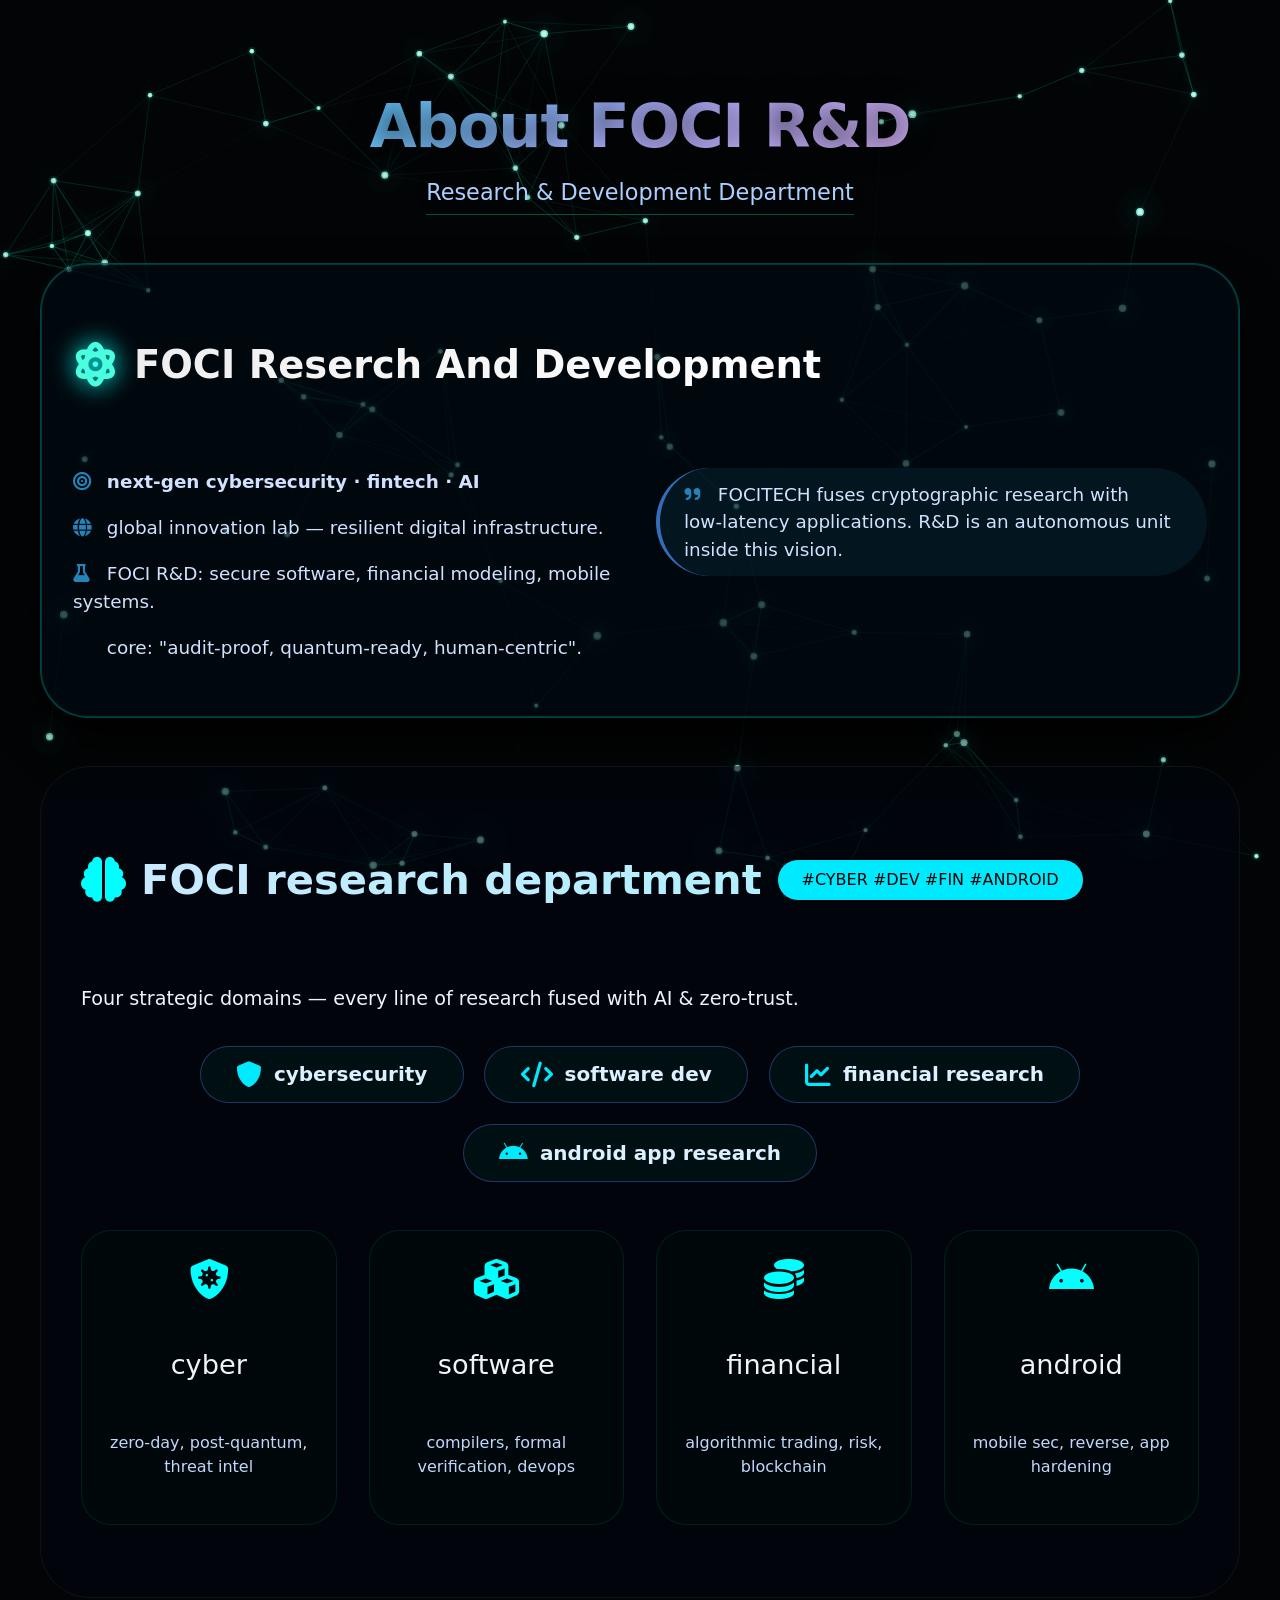
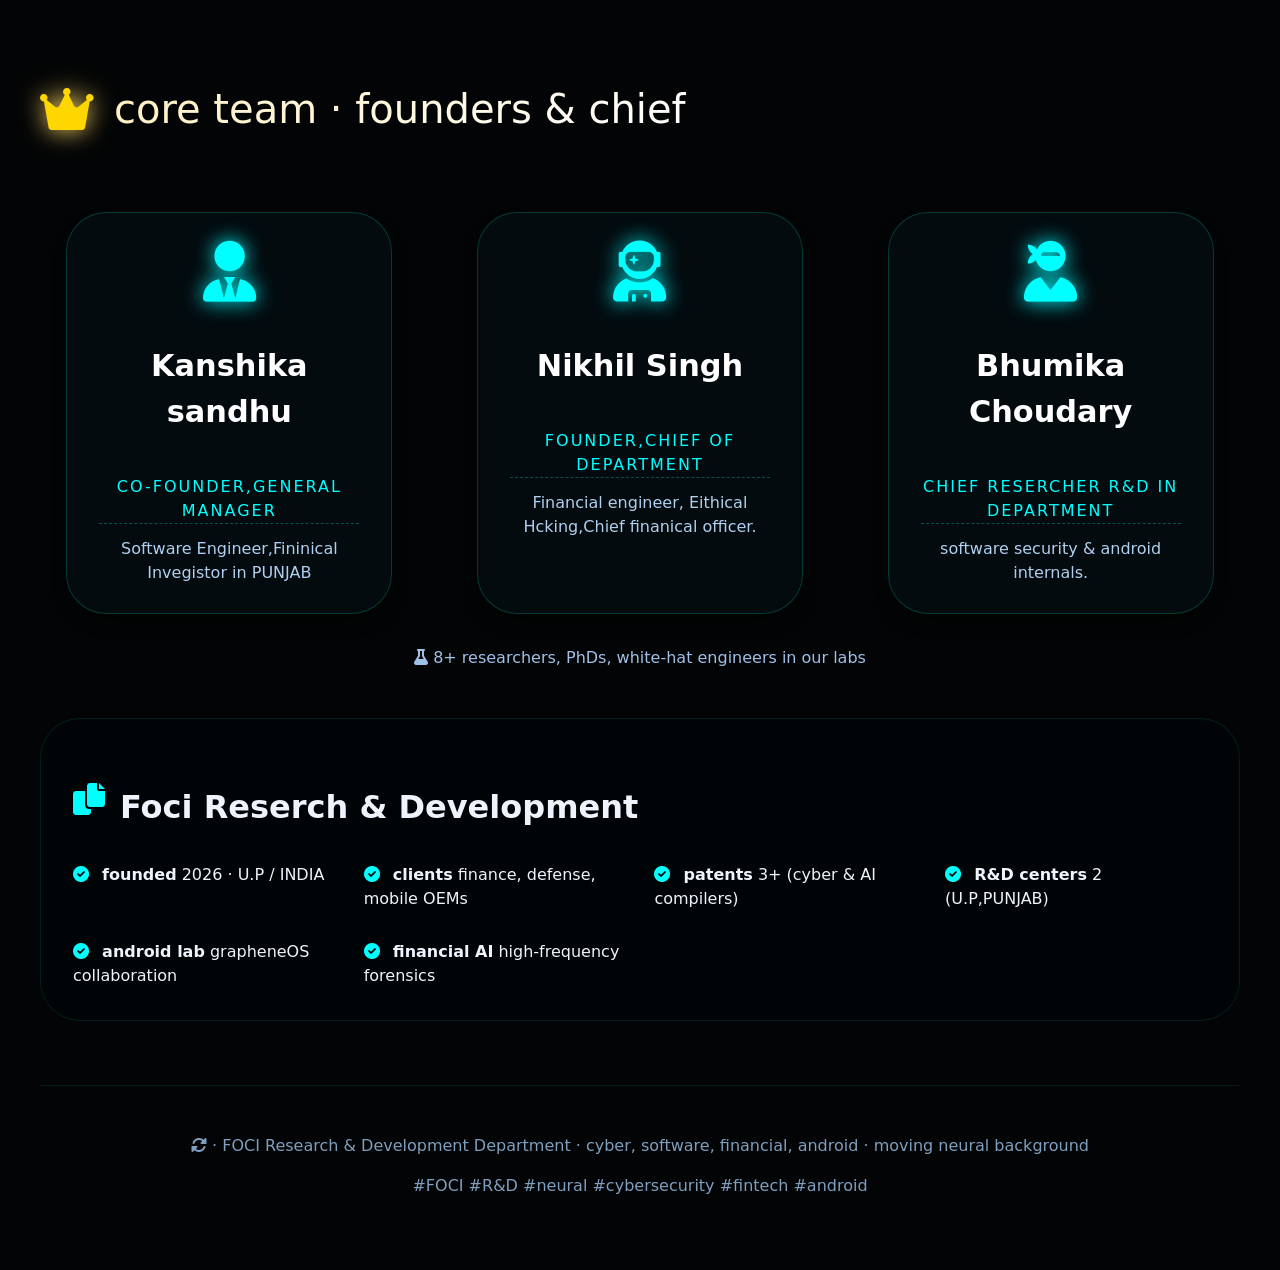
<file: about.html>
<html lang="en">
<head>
  <meta charset="UTF-8">
  <meta name="viewport" content="width=device-width, initial-scale=1.0">
  <title>About FOCI R&amp;D · neural animation</title>
  <!-- Font Awesome for clean icons -->
  <link rel="stylesheet" href="https://cdnjs.cloudflare.com/ajax/libs/font-awesome/6.0.0-beta3/css/all.min.css">
<link rel="stylesheet" href="about.css">
</head>
<body>

  <!-- Canvas for moving neurons (neural network animation) -->
  <canvas id="neural-canvas"></canvas>

  <div class="container">
    <!-- title -->
    <div class="title-section">
      <h1>About FOCI R&amp;D</h1>
      <div class="sub">Research & Development Department</div>
    </div>

    <!-- main company card :: focitech.site -->
    <div class="company-card">
      <div class="company-header">
        <i class="fas fa-atom"></i>
        <h2>FOCI Reserch And Development</span></h2>
      </div>
      <div class="company-desc">
        <div class="company-info">
          <p><i class="fas fa-bullseye"></i> <strong>next‑gen cybersecurity · fintech · AI</strong></p>
          <p><i class="fas fa-globe"></i> global innovation lab — resilient digital infrastructure.</p>
          <p><i class="fas fa-flask"></i>  FOCI R&amp;D: secure software, financial modeling, mobile systems.</p>
          <p><i class="fas fa-shield-hal"></i> core: "audit‑proof, quantum‑ready, human‑centric".</p>
        </div>
        <div class="company-info">
          <p class="mission-tag"><i class="fas fa-quote-right"></i> FOCITECH fuses cryptographic research with low‑latency applications. R&D is an autonomous unit inside this vision.</p>
          
        </div>
      </div>
    </div>

    <!-- research pillars (cyber, software, financial, android) -->
    <div class="dept-section">
      <div class="dept-header">
        <i class="fas fa-brain" style="font-size: 2.8rem; color: #0ff;"></i>
        <h3>FOCI research department</h3>
        <div class="badge">#CYBER #DEV #FIN #ANDROID</div>
      </div>
      <p style="font-size: 1.2rem; max-width: 800px; margin-bottom: 2rem;">Four strategic domains — every line of research fused with AI & zero‑trust.</p>

      <div class="pillars">
        <div class="pillar"><i class="fas fa-shield-alt"></i> cybersecurity</div>
        <div class="pillar"><i class="fas fa-code"></i> software dev</div>
        <div class="pillar"><i class="fas fa-chart-line"></i> financial research</div>
        <div class="pillar"><i class="fab fa-android"></i> android app research</div>
      </div>

      <div class="research-summary">
        <div class="research-item"><i class="fas fa-shield-virus"></i><h5>cyber</h5><p>zero‑day, post‑quantum, threat intel</p></div>
        <div class="research-item"><i class="fas fa-cubes"></i><h5>software</h5><p>compilers, formal verification, devops</p></div>
        <div class="research-item"><i class="fas fa-coins"></i><h5>financial</h5><p>algorithmic trading, risk, blockchain</p></div>
        <div class="research-item"><i class="fab fa-android"></i><h5>android</h5><p>mobile sec, reverse, app hardening</p></div>
      </div>
    </div>

    <!-- FOUNDER, CO-FOUNDER, CHIEF -->
    <div style="margin: 3rem 0 1rem;">
      <div style="display: flex; align-items: center; gap: 20px; flex-wrap: wrap; margin-bottom: 2rem;">
        <i class="fas fa-crown" style="font-size: 3rem; color: gold; filter: drop-shadow(0 0 12px #ffd966);"></i>
        <h2 style="font-size: 2.5rem; font-weight: 400; background: linear-gradient(135deg, #fff0c0, #ffffff); -webkit-background-clip: text; -webkit-text-fill-color: transparent;">core team · founders & chief</h2>
      </div>

      <div class="leaders-grid">
        <div class="leader-card">
          <div class="avatar"><i class="fas fa-user-tie"></i></div>
          <h4>Kanshika sandhu</h4>
          <div class="role">Co-founder,General Manager</div>
          <div class="desc">Software Engineer,Fininical Invegistor in PUNJAB</div>
        </div>
        <div class="leader-card">
          <div class="avatar"><i class="fas fa-user-astronaut"></i></div>
          <h4>Nikhil Singh</h4>
          <div class="role">Founder,Chief Of Department</div>
          <div class="desc">Financial engineer, Eithical Hcking,Chief finanical officer.</div>
        </div>
        <div class="leader-card">
          <div class="avatar"><i class="fas fa-user-ninja"></i></div>
          <h4>Bhumika Choudary</h4>
          <div class="role">chief Resercher R&amp;D In Department</div>
          <div class="desc">software security & android internals.</div>
        </div>
      </div>
      <p style="text-align: center; margin-top: 2rem; color: #a0c0e8;"><i class="fas fa-flask"></i> 8+ researchers, PhDs, white‑hat engineers in our  labs</p>
    </div>

    <!-- extended info from focitech.site -->
    <div style="background: rgba(0,5,8,0.6); border-radius: 40px; padding: 2rem; margin: 3rem 0; border: 1px solid rgba(0,255,255,0.1);">
      <h3 style="font-size: 2rem; display: flex; gap: 15px;"><i class="fas fa-copy" style="color:#0ff;"></i> Foci Reserch & Development</h3>
      <div class="facts-grid">
        <div><i class="fas fa-check-circle"></i> <strong>founded</strong> 2026 · U.P / INDIA</div>
        <div><i class="fas fa-check-circle"></i> <strong>clients</strong> finance, defense, mobile OEMs</div>
        <div><i class="fas fa-check-circle"></i> <strong>patents</strong> 3+ (cyber & AI compilers)</div>
        <div><i class="fas fa-check-circle"></i> <strong>R&D centers</strong> 2 (U.P,PUNJAB)</div>
        <div><i class="fas fa-check-circle"></i> <strong>android lab</strong> grapheneOS collaboration</div>
        <div><i class="fas fa-check-circle"></i> <strong>financial AI</strong> high‑frequency forensics</div>
      </div>
    </div>

    <div class="footer-note">
      <p><i class="fas fa-sync-alt fa-spin"></i>  · FOCI Research & Development Department · cyber, software, financial, android · moving neural background</p>
      <p style="margin-top: 1rem;">#FOCI #R&D #neural #cybersecurity #fintech #android</p>
    </div>
  </div>

  <!-- neural network animation script (moving neurons) -->
  <script>
    (function() {
      const canvas = document.getElementById('neural-canvas');
      const ctx = canvas.getContext('2d');

      let width, height;
      let particles = [];
      const PARTICLE_COUNT = 90;  // neuron nodes
      const MAX_DIST = 170;       // connection distance
      const SPEED = 0.6;          // gentle drift

      function initParticles() {
        particles = [];
        for (let i = 0; i < PARTICLE_COUNT; i++) {
          particles.push({
            x: Math.random(),
            y: Math.random(),
            vx: (Math.random() - 0.8) * SPEED,
            vy: (Math.random() - 0.8) * SPEED,
            radius: Math.random() * 2 + 2,   // 2..4 px
            glow: Math.random() * 0.7 + 0.3,
          });
        }
      }

      function resizeCanvas() {
        width = window.innerWidth;
        height = window.innerHeight;
        canvas.width = width;
        canvas.height = height;
      }

      function updateParticles() {
        for (let p of particles) {
          p.x += p.vx / width;      // normalized moves
          p.y += p.vy / height;

          // wrap around with soft edge to keep neurons flowing
          if (p.x < 0) { p.x = 1; }
          if (p.x > 1) { p.x = 0; }
          if (p.y < 0) { p.y = 1; }
          if (p.y > 1) { p.y = 0; }

          // tiny random walk to simulate life
          p.vx += (Math.random() - 0.5) * 0.08;
          p.vy += (Math.random() - 0.5) * 0.08;
          // limit speed
          let sp = Math.hypot(p.vx, p.vy);
          if (sp > SPEED*1.5) {
            p.vx *= 0.95;
            p.vy *= 0.95;
          }
        }
      }

      function drawNeurons() {
        ctx.clearRect(0, 0, width, height);

        // map particles to screen coords
        const screenParticles = particles.map(p => ({
          x: p.x * width,
          y: p.y * height,
          radius: p.radius,
          glow: p.glow
        }));

        // draw connections (edges) first
        ctx.shadowBlur = 20;
        ctx.shadowColor = '#0ff';
        for (let i = 0; i < screenParticles.length; i++) {
          for (let j = i + 1; j < screenParticles.length; j++) {
            const a = screenParticles[i];
            const b = screenParticles[j];
            const dx = a.x - b.x;
            const dy = a.y - b.y;
            const dist = Math.hypot(dx, dy);
            if (dist < MAX_DIST) {
              const alpha = (1 - dist / MAX_DIST) * 0.5;  // max alpha 0.5
              ctx.beginPath();
              ctx.moveTo(a.x, a.y);
              ctx.lineTo(b.x, b.y);
              ctx.strokeStyle = `rgba(0, 255, 200, ${alpha * 0.7})`;
              ctx.lineWidth = 0.8;
              ctx.stroke();
            }
          }
        }

        // draw neuron nodes (with glow)
        for (let p of screenParticles) {
          // outer glow ring
          ctx.beginPath();
          ctx.arc(p.x, p.y, p.radius + 2, 0, 2 * Math.PI);
          ctx.fillStyle = `rgba(0, 255, 200, 0.1)`;
          ctx.fill();

          // core
          ctx.shadowBlur = 30;
          ctx.shadowColor = '#0ff';
          ctx.beginPath();
          ctx.arc(p.x, p.y, p.radius, 0, 2 * Math.PI);
          ctx.fillStyle = `rgba(180, 255, 240, ${0.6 + p.glow*0.3})`;
          ctx.fill();

          // small bright core
          ctx.shadowBlur = 40;
          ctx.beginPath();
          ctx.arc(p.x, p.y, p.radius * 0.6, 0, 2 * Math.PI);
          ctx.fillStyle = '#afff fc';
          ctx.fill();
        }

        // reset shadow (avoid heavy blur on next frame)
        ctx.shadowBlur = 0;
      }

      function animate() {
        updateParticles();
        drawNeurons();
        requestAnimationFrame(animate);
      }

      window.addEventListener('resize', () => {
        resizeCanvas();
      });

      // start
      initParticles();
      resizeCanvas();
      animate();

      // occasionally add small variation to keep movement organic
      setInterval(() => {
        for (let p of particles) {
          p.vx += (Math.random() - 0.5) * 0.2;
          p.vy += (Math.random() - 0.5) * 0.2;
        }
      }, 3000);
    })();
  </script>
</body>
</html>
</file>
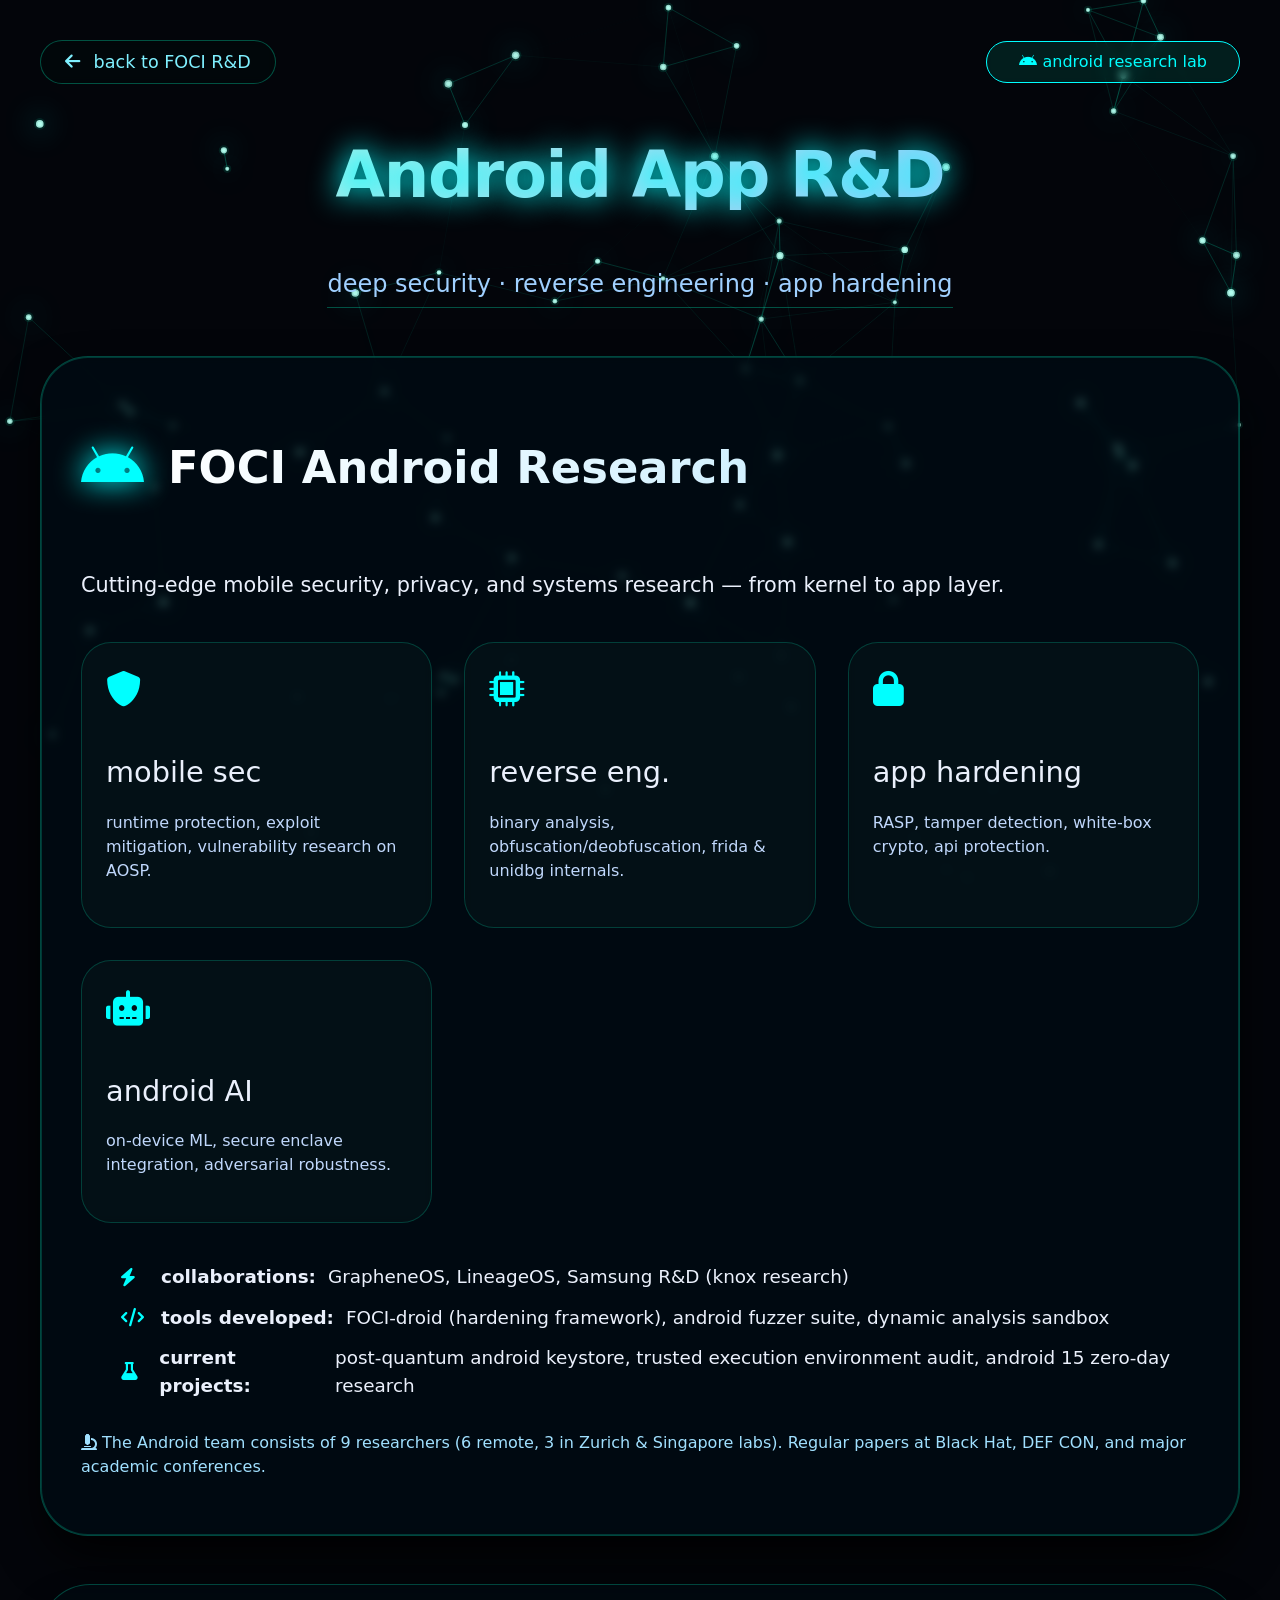
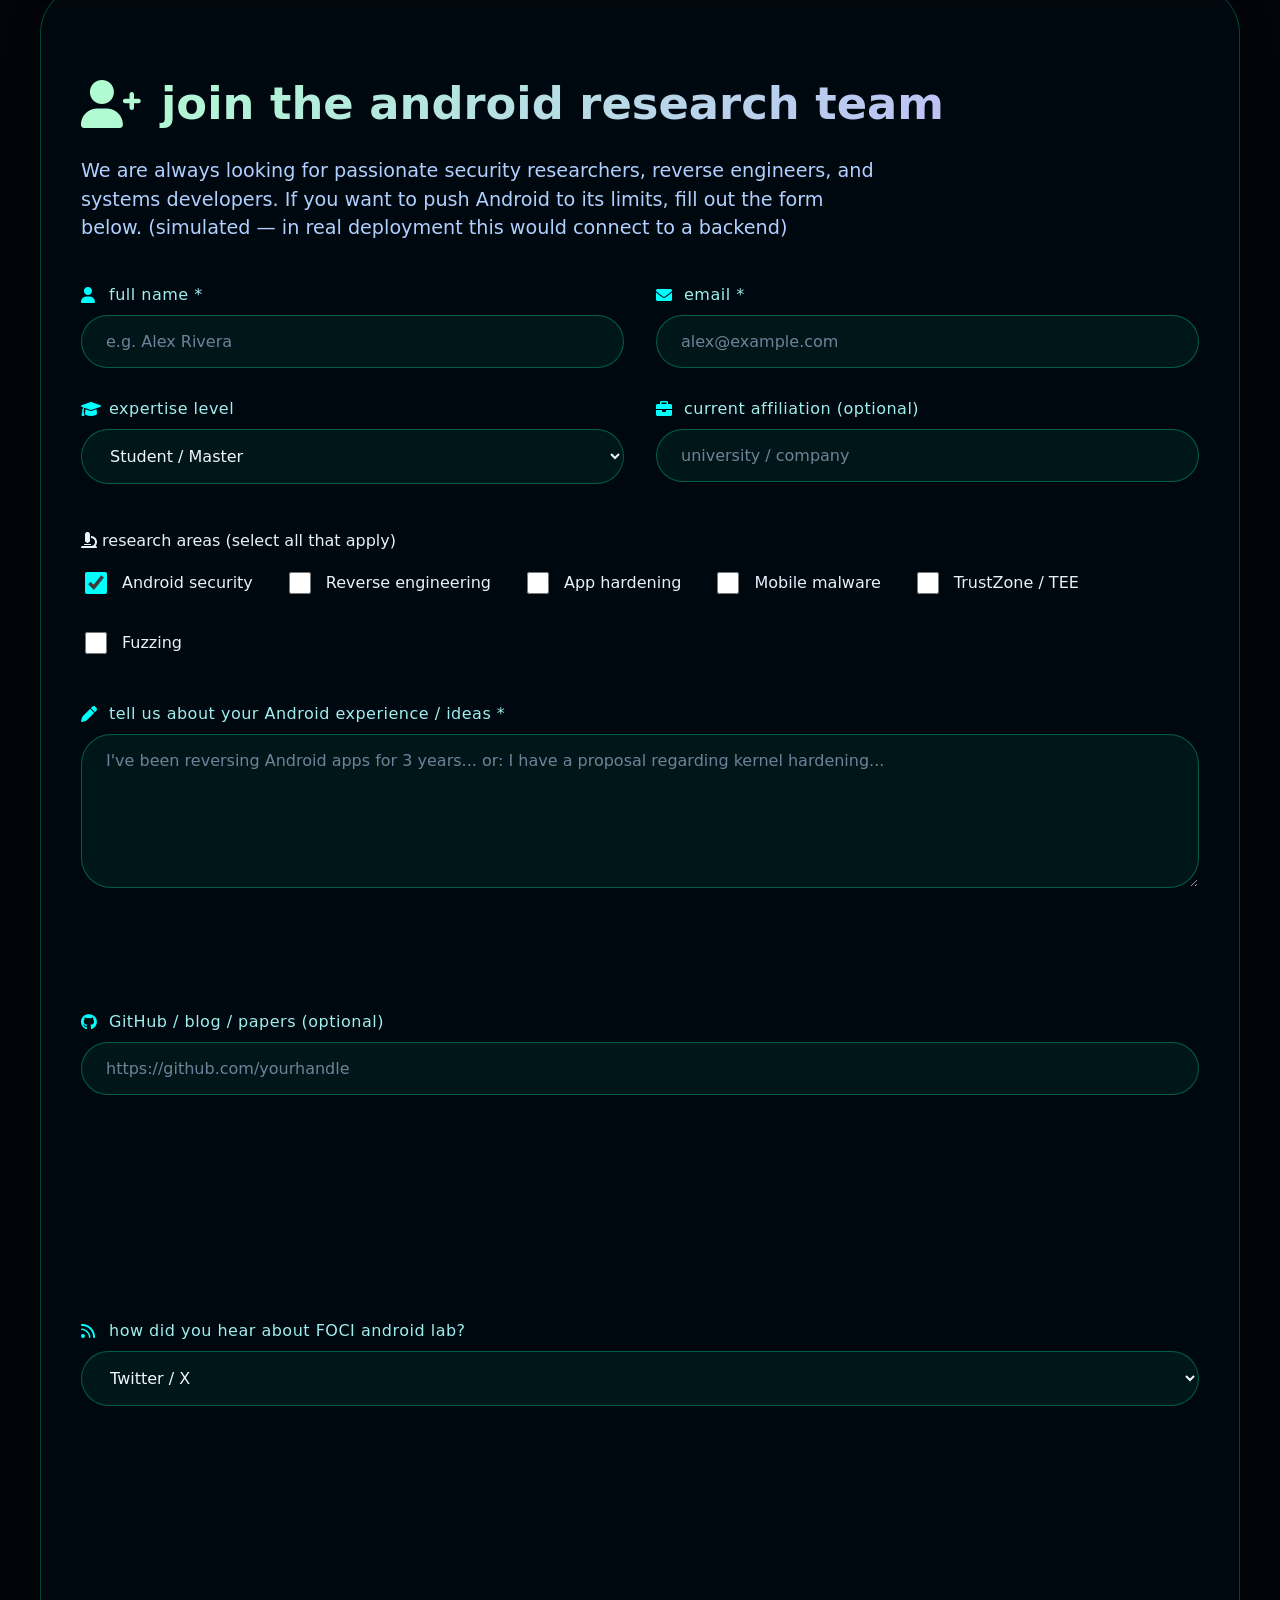
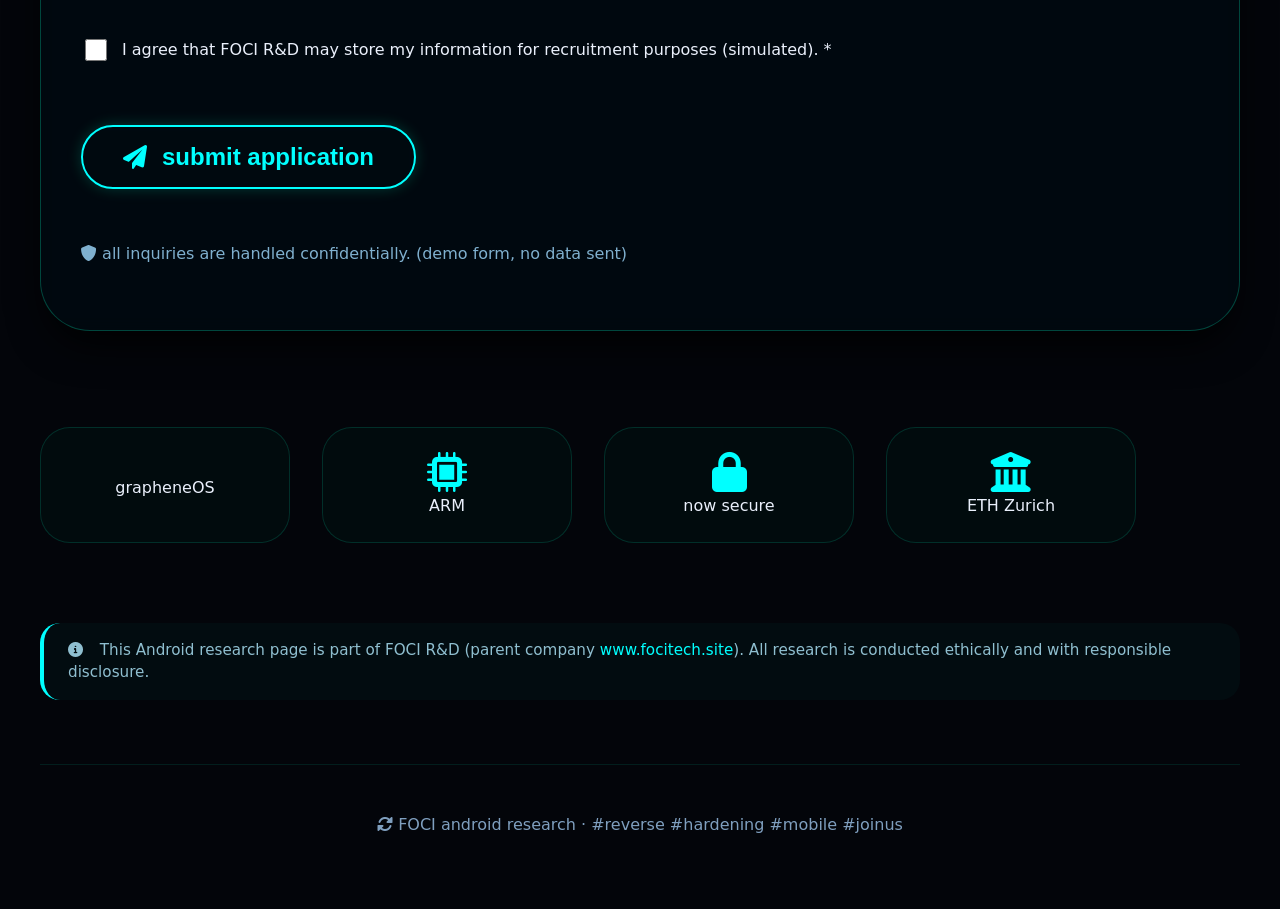
<file: apk.html>
<!DOCTYPE html>
<html lang="en">
<head>
  <meta charset="UTF-8">
  <meta name="viewport" content="width=device-width, initial-scale=1.0">
  <title>FOCI · Android research & join</title>
  <!-- Font Awesome -->
  <link rel="stylesheet" href="https://cdnjs.cloudflare.com/ajax/libs/font-awesome/6.0.0-beta3/css/all.min.css">
 <link rel="stylesheet" href="apk.css">
</head>
<body>
    <link:apk class="css"></link:apk>

  <canvas id="neural-canvas"></canvas>

  <div class="container">
    <!-- top navigation (back to main about, but can be any link) -->
    <div class="top-nav">
      <a href="#" class="back-link" onclick="alert('in real site: back to main about page'); return false;"><i class="fas fa-arrow-left"></i> back to FOCI R&amp;D</a>
      <span class="dept-badge"><i class="fab fa-android"></i> android research lab</span>
    </div>

    <!-- main title -->
    <div class="page-title">
      <h1>Android App R&amp;D</h1>
      <div class="sub">deep security · reverse engineering · app hardening</div>
    </div>

    <!-- android lab overview -->
    <div class="android-lab-card">
      <div class="lab-header">
        <i class="fab fa-android"></i>
        <h2>FOCI Android Research</h2>
      </div>
      <p style="font-size: 1.3rem; margin-bottom: 1.5rem;">Cutting‑edge mobile security, privacy, and systems research — from kernel to app layer.</p>

      <!-- four focus areas as cards -->
      <div class="research-grid">
        <div class="research-cell">
          <i class="fas fa-shield-alt"></i>
          <h3>mobile sec</h3>
          <p>runtime protection, exploit mitigation, vulnerability research on AOSP.</p>
        </div>
        <div class="research-cell">
          <i class="fas fa-microchip"></i>
          <h3>reverse eng.</h3>
          <p>binary analysis, obfuscation/deobfuscation, frida & unidbg internals.</p>
        </div>
        <div class="research-cell">
          <i class="fas fa-lock"></i>
          <h3>app hardening</h3>
          <p>RASP, tamper detection, white‑box crypto, api protection.</p>
        </div>
        <div class="research-cell">
          <i class="fas fa-robot"></i>
          <h3>android AI</h3>
          <p>on‑device ML, secure enclave integration, adversarial robustness.</p>
        </div>
      </div>

      <!-- detailed highlights with bullet list -->
      <ul class="highlight-list">
        <li><i class="fas fa-bolt"></i> <strong>collaborations:</strong> GrapheneOS, LineageOS, Samsung R&D (knox research)</li>
        <li><i class="fas fa-code"></i> <strong>tools developed:</strong> FOCI‑droid (hardening framework), android fuzzer suite, dynamic analysis sandbox</li>
        <li><i class="fas fa-flask"></i> <strong>current projects:</strong> post‑quantum android keystore, trusted execution environment audit, android 15 zero‑day research</li>
      </ul>

      <p style="margin-top: 2rem; color: #a0e0ff;"><i class="fas fa-microscope"></i>  The Android team consists of 9 researchers (6 remote, 3 in Zurich & Singapore labs). Regular papers at Black Hat, DEF CON, and major academic conferences.</p>
    </div>

    <!-- CALL TO ACTION: become a researcher (application form) -->
    <div class="form-section" id="join-form">
      <h2><i class="fas fa-user-plus"></i> join the android research team</h2>
      <div class="form-intro">
        <p>We are always looking for passionate security researchers, reverse engineers, and systems developers. If you want to push Android to its limits, fill out the form below. (simulated — in real deployment this would connect to a backend)</p>
      </div>

      <form class="join-form" id="researcherForm" onsubmit="event.preventDefault(); alert('Thank you for applying! (demo — your request would be sent to FOCI R&D)'); this.reset();">
        <!-- row 1: full name + email -->
        <div class="form-row">
          <div class="form-group">
            <label><i class="fas fa-user"></i> full name *</label>
            <input type="text" placeholder="e.g. Alex Rivera" required>
          </div>
          <div class="form-group">
            <label><i class="fas fa-envelope"></i> email *</label>
            <input type="email" placeholder="alex@example.com" required>
          </div>
        </div>

        <!-- row 2: expertise level + current role -->
        <div class="form-row">
          <div class="form-group">
            <label><i class="fas fa-graduation-cap"></i> expertise level</label>
            <select>
              <option>Student / Master</option>
              <option>PhD / Postdoc</option>
              <option>Industry researcher</option>
              <option>Independent hacker</option>
              <option>Other</option>
            </select>
          </div>
          <div class="form-group">
            <label><i class="fas fa-briefcase"></i> current affiliation (optional)</label>
            <input type="text" placeholder="university / company">
          </div>
        </div>

        <!-- research interests (checkboxes) -->
        <div class="form-row-check">
          <label style="display: block; margin-bottom: 1rem; font-weight: 500;"><i class="fas fa-microscope"></i> research areas (select all that apply)</label>
          <div style="display: flex; flex-wrap: wrap; gap: 2rem;">
            <div class="checkbox-group">
              <input type="checkbox" id="c1" checked> <label for="c1">Android security</label>
            </div>
            <div class="checkbox-group">
              <input type="checkbox" id="c2"> <label for="c2">Reverse engineering</label>
            </div>
            <div class="checkbox-group">
              <input type="checkbox" id="c3"> <label for="c3">App hardening</label>
            </div>
            <div class="checkbox-group">
              <input type="checkbox" id="c4"> <label for="c4">Mobile malware</label>
            </div>
            <div class="checkbox-group">
              <input type="checkbox" id="c5"> <label for="c5">TrustZone / TEE</label>
            </div>
            <div class="checkbox-group">
              <input type="checkbox" id="c6"> <label for="c6">Fuzzing</label>
            </div>
          </div>
        </div>

        <!-- message / experience -->
        <div class="form-group">
          <label><i class="fas fa-pen"></i> tell us about your Android experience / ideas *</label>
          <textarea placeholder="I've been reversing Android apps for 3 years... or: I have a proposal regarding kernel hardening..." required></textarea>
        </div>

        <!-- link to portfolio/github (optional) -->
        <div class="form-group">
          <label><i class="fab fa-github"></i> GitHub / blog / papers (optional)</label>
          <input type="url" placeholder="https://github.com/yourhandle">
        </div>

        <!-- how did you hear? -->
        <div class="form-group">
          <label><i class="fas fa-rss"></i> how did you hear about FOCI android lab?</label>
          <select>
            <option>Twitter / X</option>
            <option>LinkedIn</option>
            <option>Conference (BlackHat/Defcon)</option>
            <option>Friend / colleague</option>
            <option>Other</option>
          </select>
        </div>

        <!-- data consent (simple checkbox) -->
        <div class="checkbox-group" style="margin: 0.5rem 0 1rem;">
          <input type="checkbox" id="consent" required> <label for="consent">I agree that FOCI R&D may store my information for recruitment purposes (simulated). *</label>
        </div>

        <!-- submit button -->
        <button type="submit" class="btn-submit"><i class="fas fa-paper-plane"></i> submit application</button>
        <p style="margin-top: 1.5rem; color: #7fb0cf;"><i class="fas fa-shield-alt"></i> all inquiries are handled confidentially. (demo form, no data sent)</p>
      </form>
    </div>

    <!-- some stats / partners -->
    <div style="display: flex; flex-wrap: wrap; gap: 2rem; justify-content: space-between; align-items: center; margin: 2rem 0;">
      <div class="collab-grid">
        <div class="collab-item"><i class="fas fa-shield-hal"></i><br>grapheneOS</div>
        <div class="collab-item"><i class="fas fa-microchip"></i><br>ARM</div>
        <div class="collab-item"><i class="fas fa-lock"></i><br>now secure</div>
        <div class="collab-item"><i class="fas fa-university"></i><br>ETH Zurich</div>
      </div>
    </div>

    <!-- extra note linking main site -->
    <div class="footnote">
      <i class="fas fa-info-circle" style="margin-right: 12px;"></i> This Android research page is part of FOCI R&D (parent company <a href="#" style="color:#0ff; text-decoration: none;">www.focitech.site</a>). All research is conducted ethically and with responsible disclosure.
    </div>

    <div class="footer-note">
      <p><i class="fas fa-sync-alt fa-spin"></i> FOCI android research · #reverse #hardening #mobile #joinus</p>
    </div>
  </div>

  <!-- same neural network animation (moving neurons) -->
  <script>
    (function() {
      const canvas = document.getElementById('neural-canvas');
      const ctx = canvas.getContext('2d');

      let width, height;
      let particles = [];
      const PARTICLE_COUNT = 80;
      const MAX_DIST = 170;
      const SPEED = 0.6;

      function initParticles() {
        particles = [];
        for (let i = 0; i < PARTICLE_COUNT; i++) {
          particles.push({
            x: Math.random(),
            y: Math.random(),
            vx: (Math.random() - 0.5) * SPEED,
            vy: (Math.random() - 0.5) * SPEED,
            radius: Math.random() * 2 + 2,
            glow: Math.random() * 0.7 + 0.3,
          });
        }
      }

      function resizeCanvas() {
        width = window.innerWidth;
        height = window.innerHeight;
        canvas.width = width;
        canvas.height = height;
      }

      function updateParticles() {
        for (let p of particles) {
          p.x += p.vx / width;
          p.y += p.vy / height;
          if (p.x < 0) { p.x = 1; }
          if (p.x > 1) { p.x = 0; }
          if (p.y < 0) { p.y = 1; }
          if (p.y > 1) { p.y = 0; }
          p.vx += (Math.random() - 0.5) * 0.08;
          p.vy += (Math.random() - 0.5) * 0.08;
          let sp = Math.hypot(p.vx, p.vy);
          if (sp > SPEED*1.5) {
            p.vx *= 0.95;
            p.vy *= 0.95;
          }
        }
      }

      function drawNeurons() {
        ctx.clearRect(0, 0, width, height);
        const screenParticles = particles.map(p => ({
          x: p.x * width,
          y: p.y * height,
          radius: p.radius,
          glow: p.glow
        }));

        ctx.shadowBlur = 20;
        ctx.shadowColor = '#0ff';
        for (let i = 0; i < screenParticles.length; i++) {
          for (let j = i + 1; j < screenParticles.length; j++) {
            const a = screenParticles[i];
            const b = screenParticles[j];
            const dx = a.x - b.x;
            const dy = a.y - b.y;
            const dist = Math.hypot(dx, dy);
            if (dist < MAX_DIST) {
              const alpha = (1 - dist / MAX_DIST) * 0.5;
              ctx.beginPath();
              ctx.moveTo(a.x, a.y);
              ctx.lineTo(b.x, b.y);
              ctx.strokeStyle = `rgba(0, 255, 200, ${alpha * 0.7})`;
              ctx.lineWidth = 0.8;
              ctx.stroke();
            }
          }
        }

        for (let p of screenParticles) {
          ctx.beginPath();
          ctx.arc(p.x, p.y, p.radius + 2, 0, 2 * Math.PI);
          ctx.fillStyle = `rgba(0, 255, 200, 0.1)`;
          ctx.fill();
          ctx.shadowBlur = 30;
          ctx.shadowColor = '#0ff';
          ctx.beginPath();
          ctx.arc(p.x, p.y, p.radius, 0, 2 * Math.PI);
          ctx.fillStyle = `rgba(180, 255, 240, ${0.6 + p.glow*0.3})`;
          ctx.fill();
          ctx.shadowBlur = 40;
          ctx.beginPath();
          ctx.arc(p.x, p.y, p.radius * 0.6, 0, 2 * Math.PI);
          ctx.fillStyle = '#afff fc';
          ctx.fill();
        }
        ctx.shadowBlur = 0;
      }

      function animate() {
        updateParticles();
        drawNeurons();
        requestAnimationFrame(animate);
      }

      window.addEventListener('resize', resizeCanvas);
      initParticles();
      resizeCanvas();
      animate();
    })();
  </script>
</body>
</html>
</file>
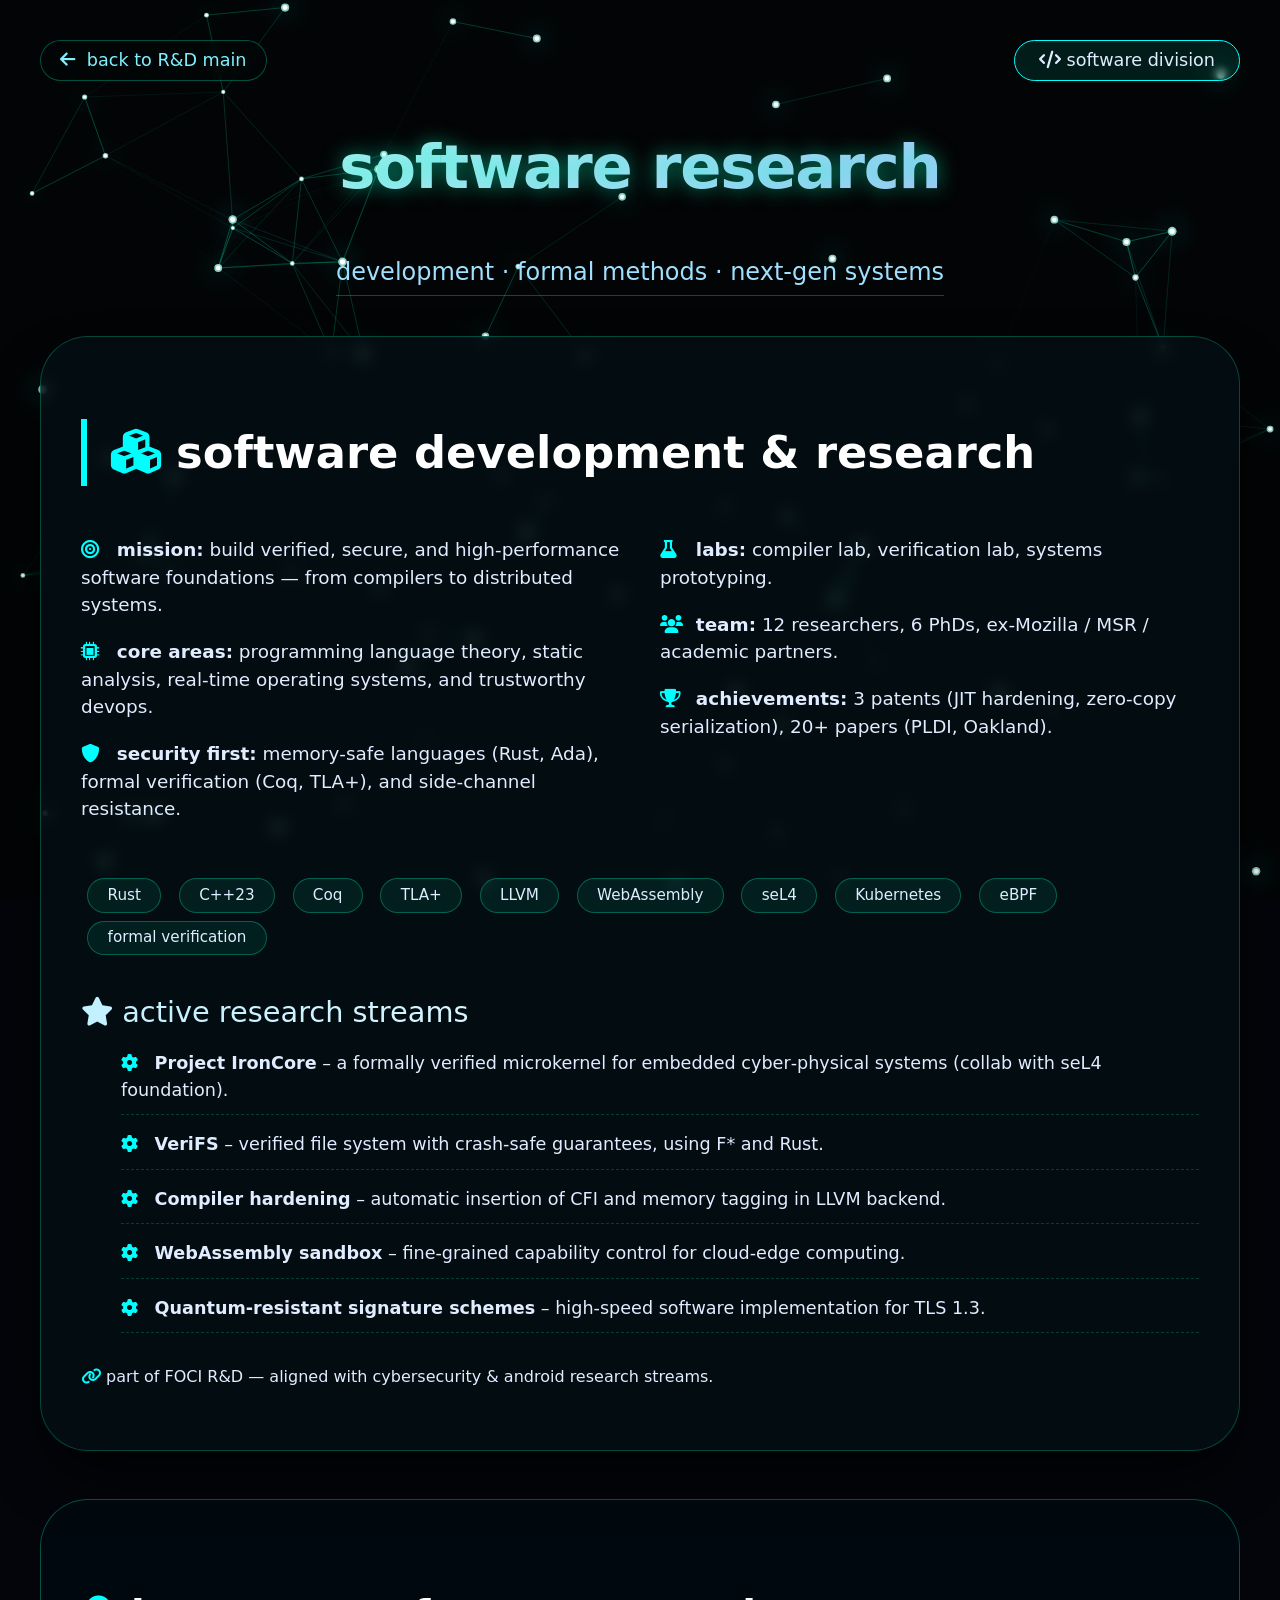
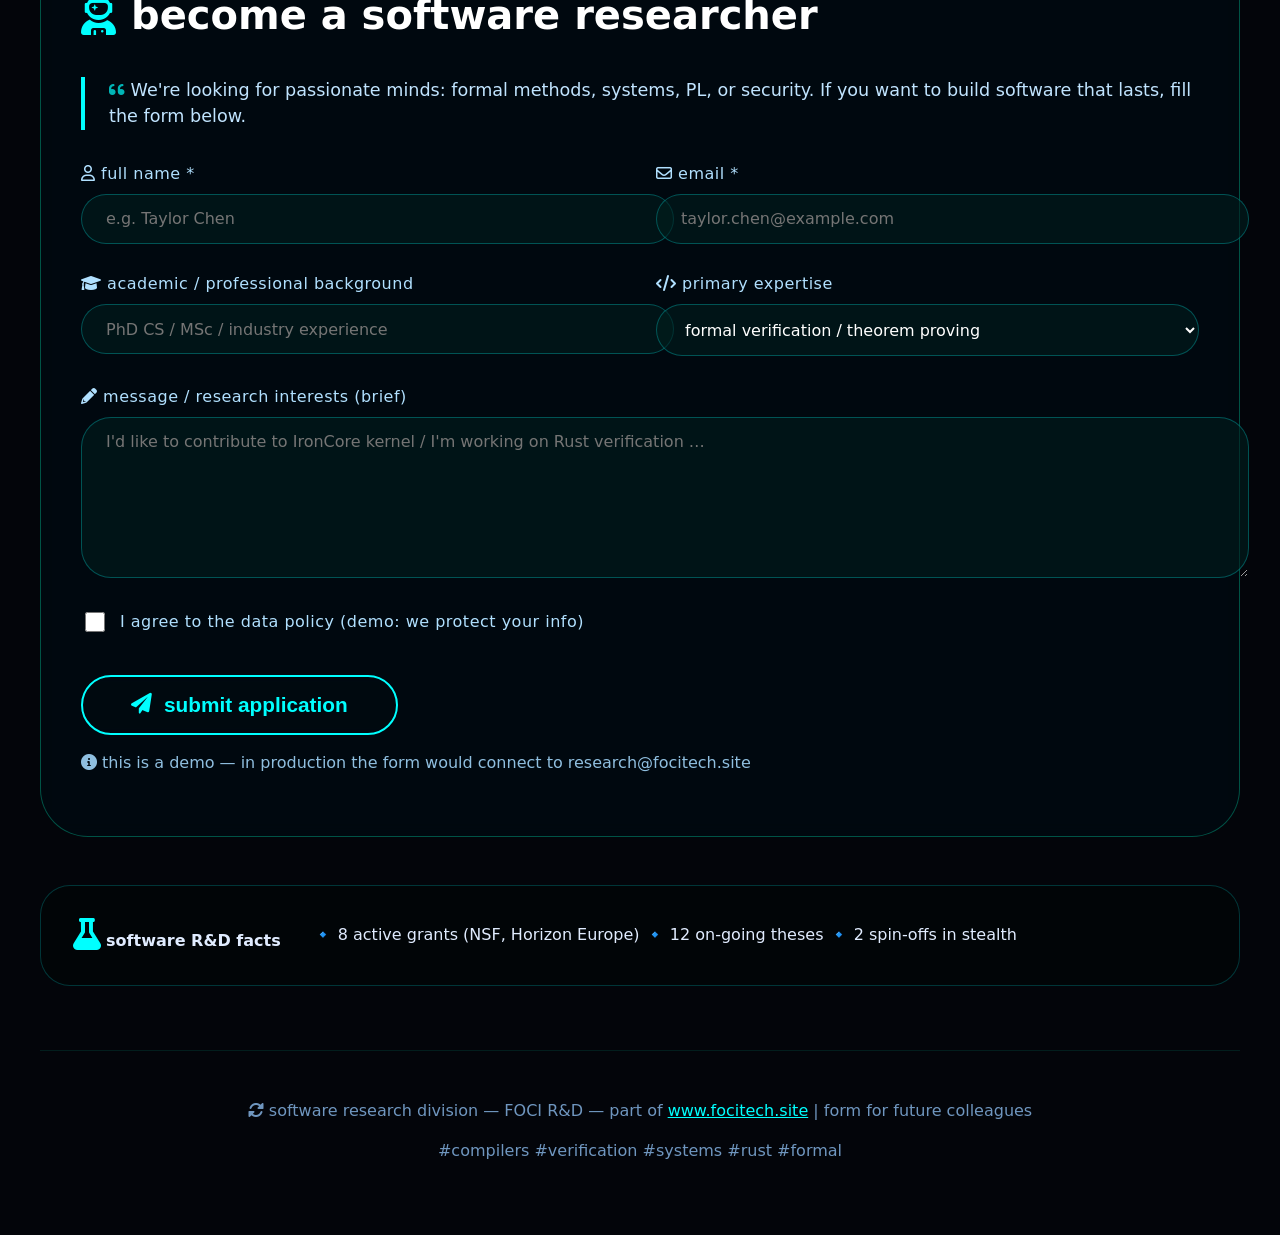
<file: software.html>
<!DOCTYPE html>
<html lang="en">
<head>
  <meta charset="UTF-8">
  <meta name="viewport" content="width=device-width, initial-scale=1.0">
  <title>FOCI R&D · software research</title>
  <!-- Font Awesome icons -->
  <link rel="stylesheet" href="https://cdnjs.cloudflare.com/ajax/libs/font-awesome/6.0.0-beta3/css/all.min.css">
  <link rel="stylesheet" href="software.css">
</head>
<body>
  <canvas id="neural-canvas"></canvas>

  <div class="container">
    <!-- top navigation (optional back to main) -->
    <div class="nav-top">
      <a href="#" class="back-link" onclick="history.back(); return false;"><i class="fas fa-arrow-left"></i> back to R&D main</a>
      <span class="dept-badge"><i class="fas fa-code"></i> software division</span>
    </div>

    <!-- page title -->
    <div class="title-section">
      <h1>software research</h1>
      <div class="sub">development · formal methods · next‑gen systems</div>
    </div>

    <!-- DEEP SOFTWARE RESEARCH DETAILS -->
    <div class="research-detail">
      <h2><i class="fas fa-cubes"></i> software development & research</h2>
      <div class="grid-2col">
        <div class="info-block">
          <p><i class="fas fa-bullseye"></i> <strong>mission:</strong> build verified, secure, and high‑performance software foundations — from compilers to distributed systems.</p>
          <p><i class="fas fa-microchip"></i> <strong>core areas:</strong> programming language theory, static analysis, real‑time operating systems, and trustworthy devops.</p>
          <p><i class="fas fa-shield-alt"></i> <strong>security first:</strong> memory‑safe languages (Rust, Ada), formal verification (Coq, TLA+), and side‑channel resistance.</p>
        </div>
        <div class="info-block">
          <p><i class="fas fa-flask"></i> <strong>labs:</strong> compiler lab, verification lab, systems prototyping.</p>
          <p><i class="fas fa-users"></i> <strong>team:</strong> 12 researchers, 6 PhDs, ex‑Mozilla / MSR / academic partners.</p>
          <p><i class="fas fa-trophy"></i> <strong>achievements:</strong> 3 patents (JIT hardening, zero‑copy serialization), 20+ papers (PLDI, Oakland).</p>
        </div>
      </div>

      <!-- tech stack -->
      <div style="margin: 2rem 0 1rem;">
        <span class="tech-tag">Rust</span>
        <span class="tech-tag">C++23</span>
        <span class="tech-tag">Coq</span>
        <span class="tech-tag">TLA+</span>
        <span class="tech-tag">LLVM</span>
        <span class="tech-tag">WebAssembly</span>
        <span class="tech-tag">seL4</span>
        <span class="tech-tag">Kubernetes</span>
        <span class="tech-tag">eBPF</span>
        <span class="tech-tag">formal verification</span>
      </div>

      <!-- featured projects / research directions -->
      <div class="subtitle"><i class="fas fa-star" style="color:#0ff;"></i> active research streams</div>
      <ul class="project-list">
        <li><i class="fas fa-cog"></i> <strong>Project IronCore</strong> – a formally verified microkernel for embedded cyber‑physical systems (collab with seL4 foundation).</li>
        <li><i class="fas fa-cog"></i> <strong>VeriFS</strong> – verified file system with crash‑safe guarantees, using F* and Rust.</li>
        <li><i class="fas fa-cog"></i> <strong>Compiler hardening</strong> – automatic insertion of CFI and memory tagging in LLVM backend.</li>
        <li><i class="fas fa-cog"></i> <strong>WebAssembly sandbox</strong> – fine‑grained capability control for cloud‑edge computing.</li>
        <li><i class="fas fa-cog"></i> <strong>Quantum‑resistant signature schemes</strong> – high‑speed software implementation for TLS 1.3.</li>
      </ul>

      <p style="margin-top: 2rem;"><i class="fas fa-link" style="color:#0ff;"></i> part of FOCI R&D — aligned with cybersecurity & android research streams.</p>
    </div>

    <!-- JOIN FORM FOR NEW RESEARCHERS -->
    <div class="form-section">
      <h3><i class="fas fa-user-astronaut"></i> become a software researcher</h3>
      <div class="join-text">
        <i class="fas fa-quote-left" style="color:#0ff; opacity:0.7;"></i> 
        We're looking for passionate minds: formal methods, systems, PL, or security. If you want to build software that lasts, fill the form below.
      </div>

      <form id="researcherForm" onsubmit="event.preventDefault(); alert('Thank you for your interest! (demo — form sent to research@focitech.site)'); this.reset();">
        <div class="form-row">
          <div class="form-group">
            <label><i class="far fa-user"></i> full name *</label>
            <input type="text" placeholder="e.g. Taylor Chen" required>
          </div>
          <div class="form-group">
            <label><i class="far fa-envelope"></i> email *</label>
            <input type="email" placeholder="taylor.chen@example.com" required>
          </div>
        </div>

        <div class="form-row">
          <div class="form-group">
            <label><i class="fas fa-graduation-cap"></i> academic / professional background</label>
            <input type="text" placeholder="PhD CS / MSc / industry experience">
          </div>
          <div class="form-group">
            <label><i class="fas fa-code"></i> primary expertise</label>
            <select>
              <option>formal verification / theorem proving</option>
              <option>compilers / programming languages</option>
              <option>systems / OS / embedded</option>
              <option>security / applied crypto</option>
              <option>distributed systems / cloud</option>
              <option>other (specify in message)</option>
            </select>
          </div>
        </div>

        <div class="form-group">
          <label><i class="fas fa-pencil-alt"></i> message / research interests (brief)</label>
          <textarea placeholder="I'd like to contribute to IronCore kernel / I'm working on Rust verification …"></textarea>
        </div>

        <div class="form-group" style="margin: 1.5rem 0;">
          <label style="display: flex; align-items: center; gap: 12px;">
            <input type="checkbox" style="width: 20px; height:20px;"> 
            <span>I agree to the data policy (demo: we protect your info)</span>
          </label>
        </div>

        <button type="submit" class="btn-submit"><i class="fas fa-paper-plane"></i> submit application</button>
        <p style="margin-top: 1rem; color: #8fbfe0;"><i class="fas fa-info-circle"></i> this is a demo — in production the form would connect to research@focitech.site</p>
      </form>
    </div>

    <!-- additional software research stats / link to main -->
    <div style="background: rgba(0,5,5,0.6); border-radius: 30px; padding: 2rem; margin: 2rem 0; border:1px solid #0ff3;">
      <div style="display: flex; flex-wrap: wrap; gap: 2rem; align-items: center;">
        <div><i class="fas fa-flask" style="color:#0ff; font-size:2rem;"></i> <strong>software R&D facts</strong></div>
        <div>🔹 8 active grants (NSF, Horizon Europe)  🔹 12 on‑going theses  🔹 2 spin‑offs in stealth</div>
      </div>
    </div>

    <div class="footer-note">
      <p><i class="fas fa-sync-alt fa-spin"></i> software research division — FOCI R&D — part of <a href="#" style="color:#0ff;">www.focitech.site</a> | form for future colleagues</p>
      <p style="margin-top:0.5rem;">#compilers #verification #systems #rust #formal</p>
    </div>
  </div>

  <!-- neural network animation (same as main) -->
  <script>
    (function() {
      const canvas = document.getElementById('neural-canvas');
      const ctx = canvas.getContext('2d');
      let width, height;
      let particles = [];
      const PARTICLE_COUNT = 80;
      const MAX_DIST = 170;
      const SPEED = 0.6;

      function initParticles() {
        particles = [];
        for (let i = 0; i < PARTICLE_COUNT; i++) {
          particles.push({
            x: Math.random(),
            y: Math.random(),
            vx: (Math.random() - 0.5) * SPEED,
            vy: (Math.random() - 0.5) * SPEED,
            radius: Math.random() * 2.5 + 2,
            glow: Math.random() * 0.6 + 0.4,
          });
        }
      }

      function resizeCanvas() {
        width = window.innerWidth;
        height = window.innerHeight;
        canvas.width = width;
        canvas.height = height;
      }

      function updateParticles() {
        for (let p of particles) {
          p.x += p.vx / width;
          p.y += p.vy / height;

          if (p.x < 0) { p.x = 1; }
          if (p.x > 1) { p.x = 0; }
          if (p.y < 0) { p.y = 1; }
          if (p.y > 1) { p.y = 0; }

          p.vx += (Math.random() - 0.5) * 0.06;
          p.vy += (Math.random() - 0.5) * 0.06;
          let sp = Math.hypot(p.vx, p.vy);
          if (sp > SPEED*1.5) {
            p.vx *= 0.94;
            p.vy *= 0.94;
          }
        }
      }

      function drawNeurons() {
        ctx.clearRect(0, 0, width, height);
        const screenParticles = particles.map(p => ({ x: p.x * width, y: p.y * height, radius: p.radius, glow: p.glow }));

        // connections
        ctx.shadowBlur = 20;
        ctx.shadowColor = '#0ff';
        for (let i=0; i<screenParticles.length; i++) {
          for (let j=i+1; j<screenParticles.length; j++) {
            const a = screenParticles[i], b = screenParticles[j];
            const dx = a.x - b.x, dy = a.y - b.y;
            const dist = Math.hypot(dx, dy);
            if (dist < MAX_DIST) {
              const alpha = (1 - dist/MAX_DIST) * 0.5;
              ctx.beginPath();
              ctx.moveTo(a.x, a.y);
              ctx.lineTo(b.x, b.y);
              ctx.strokeStyle = `rgba(0, 255, 200, ${alpha*0.8})`;
              ctx.lineWidth = 1;
              ctx.stroke();
            }
          }
        }

        // nodes
        for (let p of screenParticles) {
          ctx.shadowBlur = 30;
          ctx.beginPath();
          ctx.arc(p.x, p.y, p.radius, 0, 2*Math.PI);
          ctx.fillStyle = `rgba(180, 255, 240, 0.8)`;
          ctx.fill();
          ctx.shadowBlur = 40;
          ctx.beginPath();
          ctx.arc(p.x, p.y, p.radius*0.6, 0, 2*Math.PI);
          ctx.fillStyle = '#ffffff';
          ctx.fill();
        }
        ctx.shadowBlur = 0;
      }

      function animate() {
        updateParticles();
        drawNeurons();
        requestAnimationFrame(animate);
      }

      window.addEventListener('resize', resizeCanvas);
      initParticles();
      resizeCanvas();
      animate();

      setInterval(() => {
        for (let p of particles) {
          p.vx += (Math.random() - 0.5) * 0.2;
          p.vy += (Math.random() - 0.5) * 0.2;
        }
      }, 4000);
    })();
  </script>
</body>
</html>
</file>
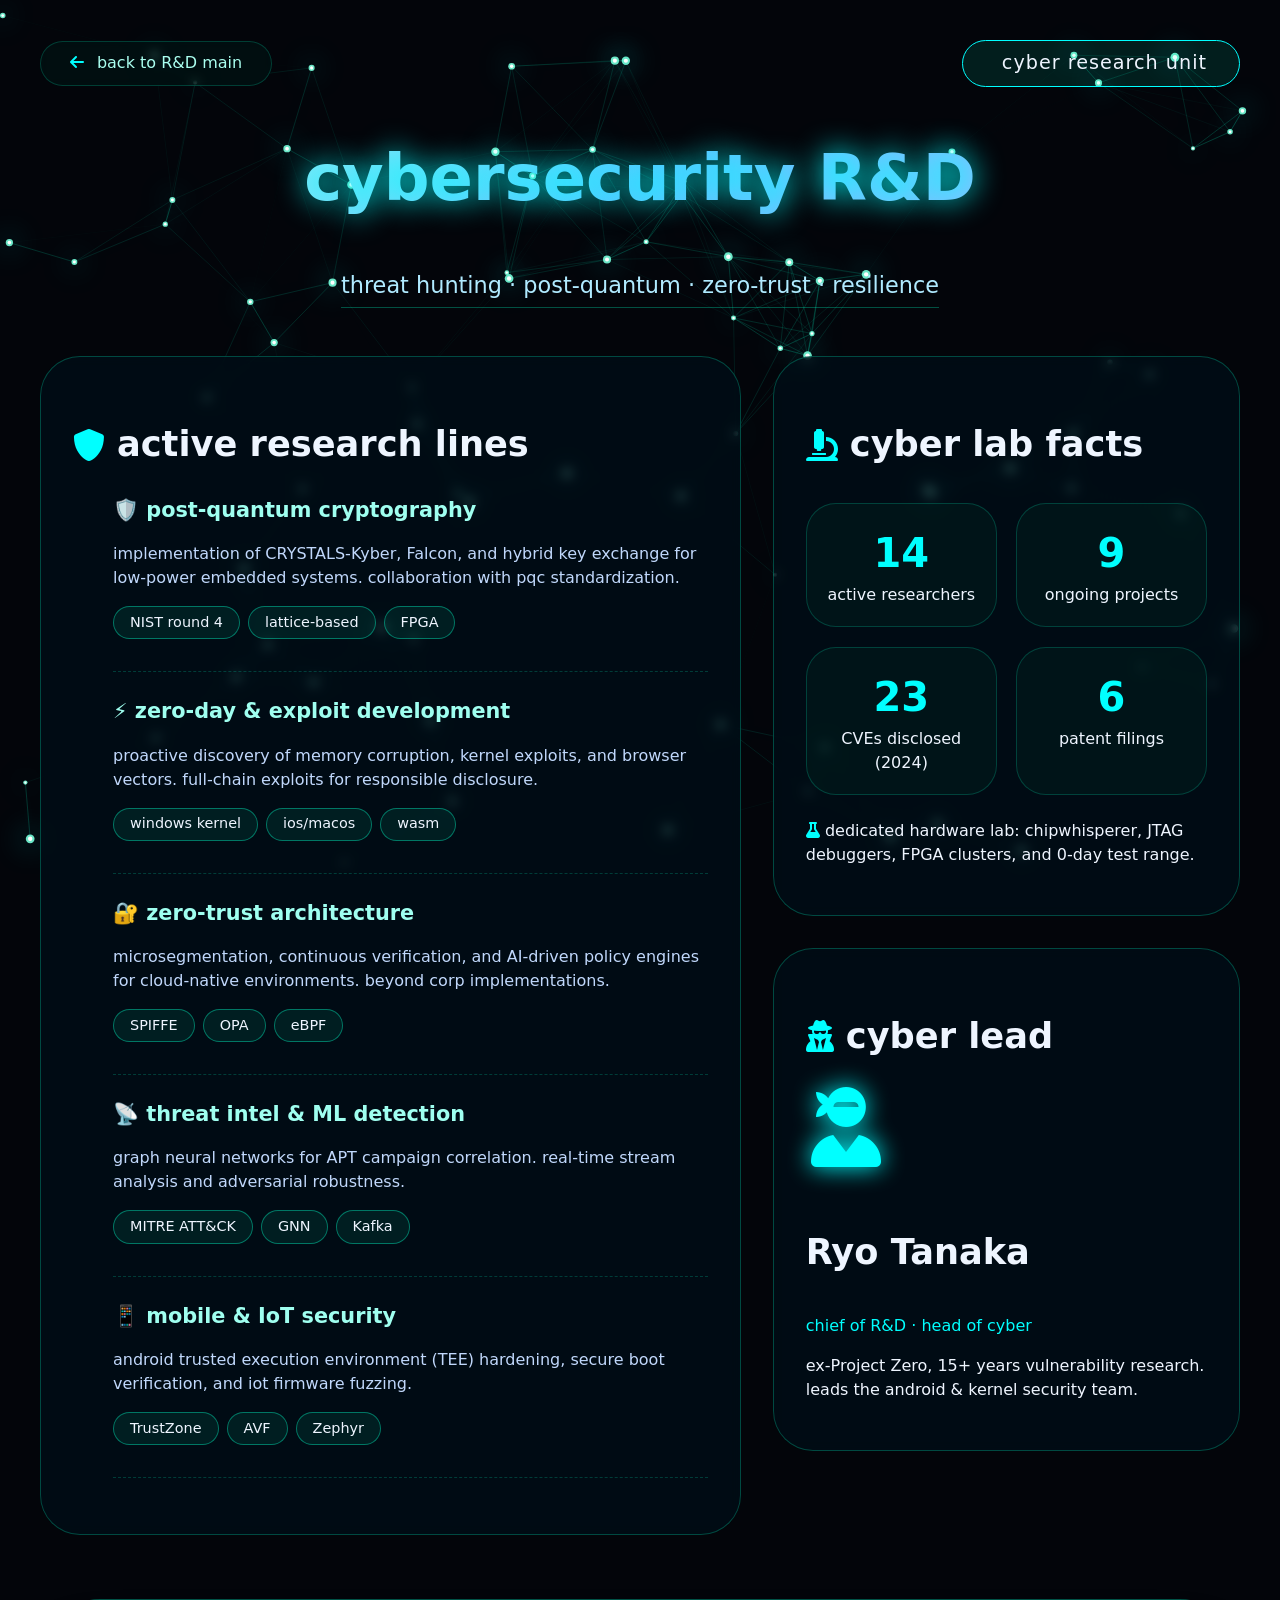
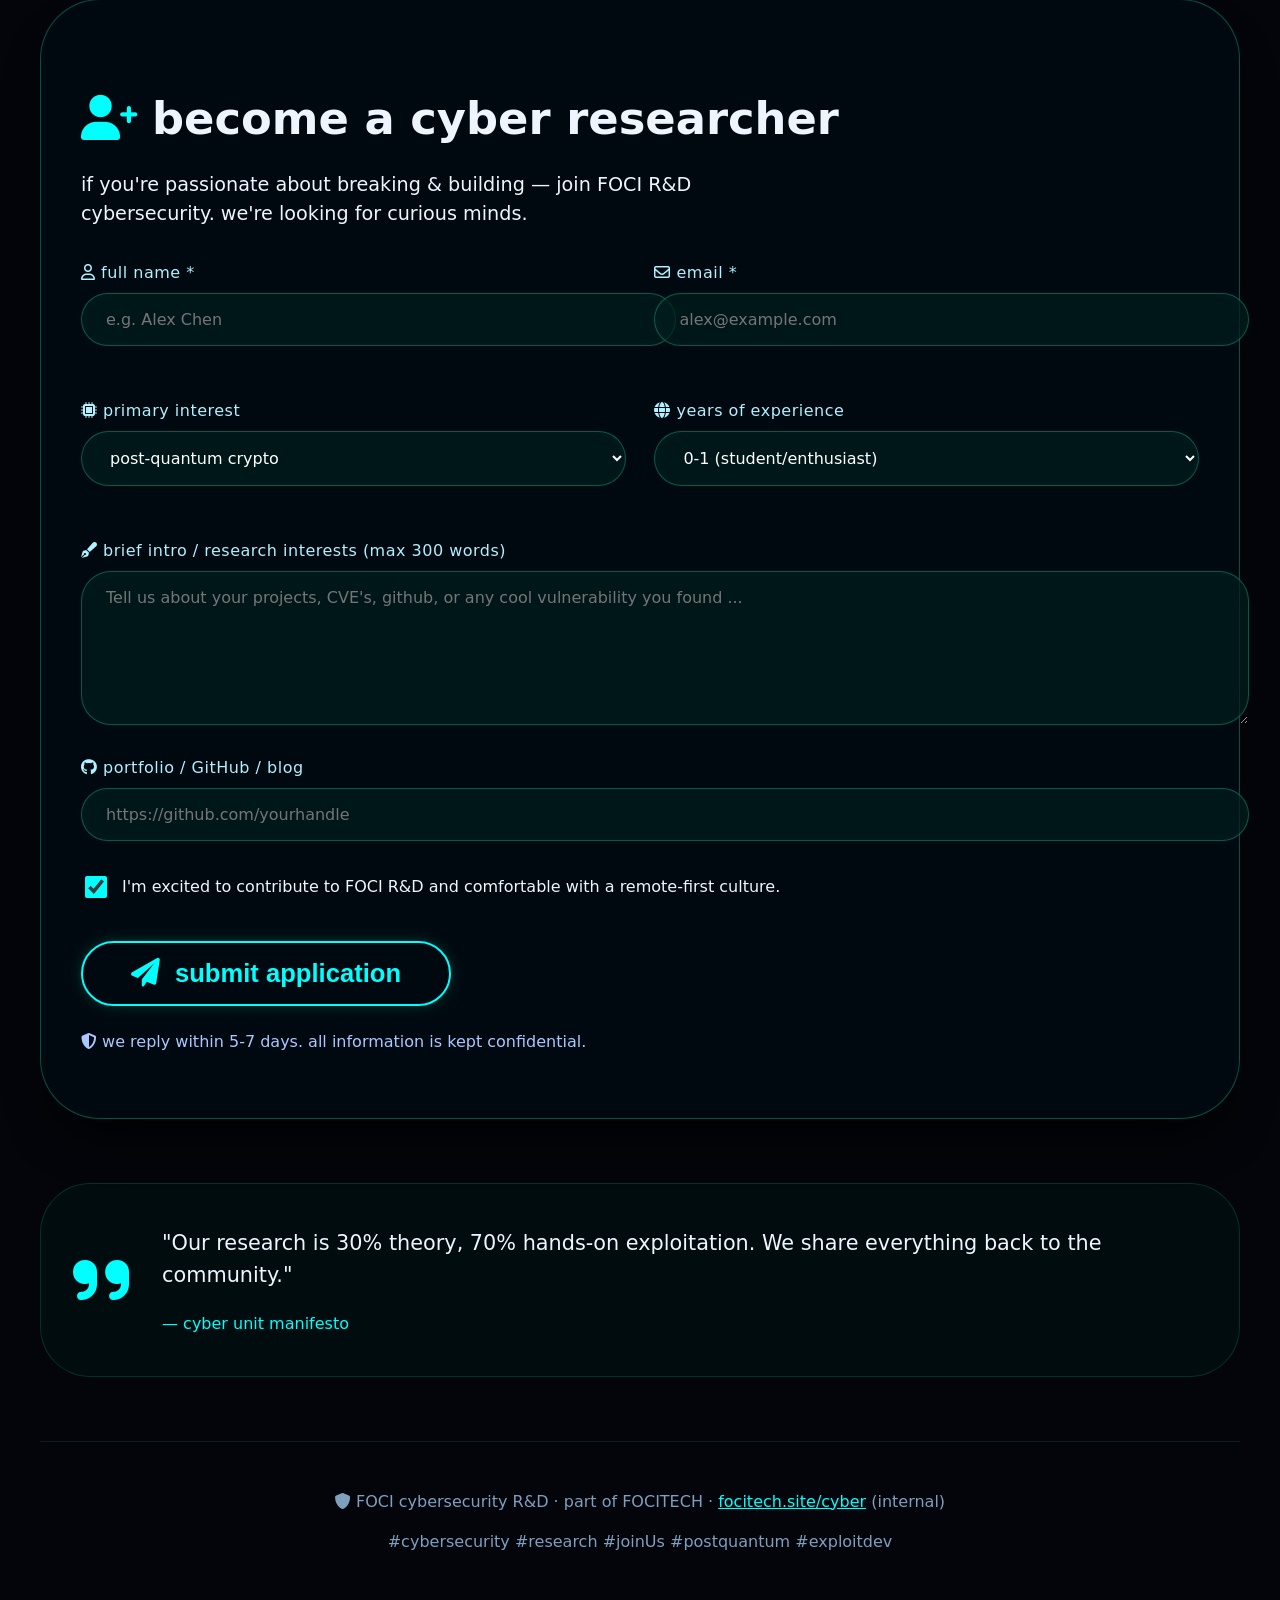
<file: website/cyber.html>
<!DOCTYPE html>
<html lang="en">
<head>
  <meta charset="UTF-8">
  <meta name="viewport" content="width=device-width, initial-scale=1.0">
  <title>FOCI R&amp;D · cyber research & join</title>
  <!-- Font Awesome 6 -->
  <link rel="stylesheet" href="https://cdnjs.cloudflare.com/ajax/libs/font-awesome/6.0.0-beta3/css/all.min.css">
 <link rel="stylesheet" href="cyber.css">
</head>
<body>
  <canvas id="neural-canvas"></canvas>

  <div class="container">
    <!-- navigation -->
    <div class="top-nav">
      <a href="#" class="back-link" onclick="history.back(); return false;"><i class="fas fa-arrow-left"></i> back to R&D main</a>
      <span class="cyber-badge"><i class="fas fa-shield-hal"></i> cyber research unit</span>
    </div>

    <!-- main title -->
    <div class="page-title">
      <h1>cybersecurity R&amp;D</h1>
      <div class="sub">threat hunting · post‑quantum · zero‑trust · resilience</div>
    </div>

    <!-- two columns: research areas + stats / lead -->
    <div class="cyber-showcase">
      <!-- left: detailed research info -->
      <div class="cyber-card">
        <h2><i class="fas fa-shield-alt"></i> active research lines</h2>
        <ul class="research-list">
          <li>
            <strong>🛡️ post‑quantum cryptography</strong>
            <p>implementation of CRYSTALS‑Kyber, Falcon, and hybrid key exchange for low‑power embedded systems. collaboration with pqc standardization.</p>
            <div class="tag-group"><span class="tag">NIST round 4</span><span class="tag"> lattice‑based</span><span class="tag"> FPGA</span></div>
          </li>
          <li>
            <strong>⚡ zero‑day & exploit development</strong>
            <p>proactive discovery of memory corruption, kernel exploits, and browser vectors. full‑chain exploits for responsible disclosure.</p>
            <div class="tag-group"><span class="tag">windows kernel</span><span class="tag">ios/macos</span><span class="tag">wasm</span></div>
          </li>
          <li>
            <strong>🔐 zero‑trust architecture</strong>
            <p>microsegmentation, continuous verification, and AI‑driven policy engines for cloud‑native environments. beyond corp implementations.</p>
            <div class="tag-group"><span class="tag">SPIFFE</span><span class="tag">OPA</span><span class="tag">eBPF</span></div>
          </li>
          <li>
            <strong>📡 threat intel & ML detection</strong>
            <p>graph neural networks for APT campaign correlation. real‑time stream analysis and adversarial robustness.</p>
            <div class="tag-group"><span class="tag">MITRE ATT&CK</span><span class="tag">GNN</span><span class="tag">Kafka</span></div>
          </li>
          <li>
            <strong>📱 mobile & IoT security</strong>
            <p>android trusted execution environment (TEE) hardening, secure boot verification, and iot firmware fuzzing.</p>
            <div class="tag-group"><span class="tag">TrustZone</span><span class="tag">AVF</span><span class="tag">Zephyr</span></div>
          </li>
        </ul>
      </div>

      <!-- right: quick facts + cyber lead -->
      <div>
        <div class="cyber-card" style="margin-bottom: 2rem;">
          <h2><i class="fas fa-microscope"></i> cyber lab facts</h2>
          <div class="stats-grid">
            <div class="stat-item"><span class="number">14</span> <br> active researchers</div>
            <div class="stat-item"><span class="number">9</span> <br> ongoing projects</div>
            <div class="stat-item"><span class="number">23</span> <br> CVEs disclosed (2024)</div>
            <div class="stat-item"><span class="number">6</span> <br> patent filings</div>
          </div>
          <p style="margin-top: 1.5rem;"><i class="fas fa-flask" style="color:#0ff;"></i>  dedicated hardware lab: chipwhisperer, JTAG debuggers, FPGA clusters, and 0-day test range.</p>
        </div>

        <!-- cyber lead (chief) -->
        <div class="cyber-card">
          <h2><i class="fas fa-user-secret"></i> cyber lead</h2>
          <div style="display: flex; align-items: center; gap: 1.5rem; flex-wrap: wrap;">
            <i class="fas fa-user-ninja" style="font-size: 5rem; color: #0ff; filter: drop-shadow(0 0 12px cyan);"></i>
            <div>
              <h3 style="font-size: 2.2rem;">Ryo Tanaka</h3>
              <p style="color: #0ff;">chief of R&D · head of cyber</p>
              <p>ex‑Project Zero, 15+ years vulnerability research. leads the android & kernel security team.</p>
            </div>
          </div>
        </div>
      </div>
    </div>

    <!-- join form for new researcher -->
    <div class="form-section" id="join-cyber">
      <h2><i class="fas fa-user-plus"></i> become a cyber researcher</h2>
      <p style="font-size: 1.2rem; margin-bottom: 2rem; max-width: 700px;">if you're passionate about breaking & building — join FOCI R&amp;D cybersecurity. we're looking for curious minds.</p>

      <form id="researcherForm" onsubmit="event.preventDefault(); alert('Thank you for applying! We’ll review your submission and reach out soon.')">
        <div class="form-row">
          <div class="form-group">
            <label><i class="far fa-user"></i> full name *</label>
            <input type="text" placeholder="e.g. Alex Chen" required>
          </div>
          <div class="form-group">
            <label><i class="far fa-envelope"></i> email *</label>
            <input type="email" placeholder="alex@example.com" required>
          </div>
        </div>

        <div class="form-row">
          <div class="form-group">
            <label><i class="fas fa-microchip"></i> primary interest</label>
            <select>
              <option>post‑quantum crypto</option>
              <option>exploit development / reverse</option>
              <option>zero‑trust & cloud security</option>
              <option>threat intelligence / ML</option>
              <option>mobile / IoT security</option>
              <option>formal verification</option>
            </select>
          </div>
          <div class="form-group">
            <label><i class="fas fa-globe"></i> years of experience</label>
            <select>
              <option>0-1 (student/enthusiast)</option>
              <option>1-3 years</option>
              <option>3-6 years</option>
              <option>6-10 years</option>
              <option>10+ years</option>
            </select>
          </div>
        </div>

        <div class="form-group">
          <label><i class="fas fa-pen-fancy"></i> brief intro / research interests (max 300 words)</label>
          <textarea placeholder="Tell us about your projects, CVE's, github, or any cool vulnerability you found ..."></textarea>
        </div>

        <div class="form-group">
          <label><i class="fab fa-github"></i> portfolio / GitHub / blog</label>
          <input type="url" placeholder="https://github.com/yourhandle">
        </div>

        <div class="checkbox-group">
          <input type="checkbox" id="confirm" checked>
          <label for="confirm" style="margin:0;">I'm excited to contribute to FOCI R&amp;D and comfortable with a remote-first culture.</label>
        </div>

        <button type="submit" class="btn-submit"><i class="fas fa-paper-plane"></i> submit application</button>
        <p style="margin-top: 1.5rem; color: #aac8ff;"><i class="fas fa-shield"></i> we reply within 5‑7 days. all information is kept confidential.</p>
      </form>
    </div>

    <!-- additional cyber resources / footer -->
    <div class="leader-highlight">
      <i class="fas fa-quote-right avatar"></i>
      <div>
        <p style="font-size: 1.3rem;">"Our research is 30% theory, 70% hands‑on exploitation. We share everything back to the community."</p>
        <p style="color:#0ff;">— cyber unit manifesto</p>
      </div>
    </div>

    <div class="footer-note">
      <p><i class="fas fa-shield-alt"></i> FOCI cybersecurity R&D · part of FOCITECH · <a href="#" style="color:#0ff;">focitech.site/cyber</a> (internal)</p>
      <p style="margin-top: 1rem;">#cybersecurity #research #joinUs #postquantum #exploitdev</p>
    </div>
  </div>

  <!-- neural network animation script (same as before) -->
  <script>
    (function() {
      const canvas = document.getElementById('neural-canvas');
      const ctx = canvas.getContext('2d');

      let width, height;
      let particles = [];
      const PARTICLE_COUNT = 80;
      const MAX_DIST = 170;
      const SPEED = 0.5;

      function initParticles() {
        particles = [];
        for (let i = 0; i < PARTICLE_COUNT; i++) {
          particles.push({
            x: Math.random(),
            y: Math.random(),
            vx: (Math.random() - 0.5) * SPEED,
            vy: (Math.random() - 0.5) * SPEED,
            radius: Math.random() * 2.5 + 2,
            glow: Math.random() * 0.8 + 0.3,
          });
        }
      }

      function resizeCanvas() {
        width = window.innerWidth;
        height = window.innerHeight;
        canvas.width = width;
        canvas.height = height;
      }

      function updateParticles() {
        for (let p of particles) {
          p.x += p.vx / width;
          p.y += p.vy / height;

          if (p.x < 0) p.x = 1;
          if (p.x > 1) p.x = 0;
          if (p.y < 0) p.y = 1;
          if (p.y > 1) p.y = 0;

          p.vx += (Math.random() - 0.5) * 0.06;
          p.vy += (Math.random() - 0.5) * 0.06;
          let sp = Math.hypot(p.vx, p.vy);
          if (sp > SPEED*1.5) {
            p.vx *= 0.95;
            p.vy *= 0.95;
          }
        }
      }

      function drawNeurons() {
        ctx.clearRect(0, 0, width, height);
        const screenParticles = particles.map(p => ({
          x: p.x * width,
          y: p.y * height,
          radius: p.radius,
          glow: p.glow
        }));

        // connections
        ctx.shadowBlur = 20;
        ctx.shadowColor = '#0ff';
        for (let i = 0; i < screenParticles.length; i++) {
          for (let j = i + 1; j < screenParticles.length; j++) {
            const a = screenParticles[i];
            const b = screenParticles[j];
            const dx = a.x - b.x;
            const dy = a.y - b.y;
            const dist = Math.hypot(dx, dy);
            if (dist < MAX_DIST) {
              const alpha = (1 - dist / MAX_DIST) * 0.4;
              ctx.beginPath();
              ctx.moveTo(a.x, a.y);
              ctx.lineTo(b.x, b.y);
              ctx.strokeStyle = `rgba(0, 255, 200, ${alpha})`;
              ctx.lineWidth = 0.7;
              ctx.stroke();
            }
          }
        }

        // nodes
        for (let p of screenParticles) {
          ctx.shadowBlur = 30;
          ctx.beginPath();
          ctx.arc(p.x, p.y, p.radius, 0, 2 * Math.PI);
          ctx.fillStyle = `rgba(120, 255, 220, 0.9)`;
          ctx.fill();
          ctx.shadowBlur = 40;
          ctx.beginPath();
          ctx.arc(p.x, p.y, p.radius * 0.5, 0, 2 * Math.PI);
          ctx.fillStyle = '#ffffff';
          ctx.fill();
        }
        ctx.shadowBlur = 0;
      }

      function animate() {
        updateParticles();
        drawNeurons();
        requestAnimationFrame(animate);
      }

      window.addEventListener('resize', resizeCanvas);
      initParticles();
      resizeCanvas();
      animate();

      setInterval(() => {
        for (let p of particles) {
          p.vx += (Math.random() - 0.5) * 0.2;
          p.vy += (Math.random() - 0.5) * 0.2;
        }
      }, 3000);
    })();
  </script>
</body>
</html>
</file>
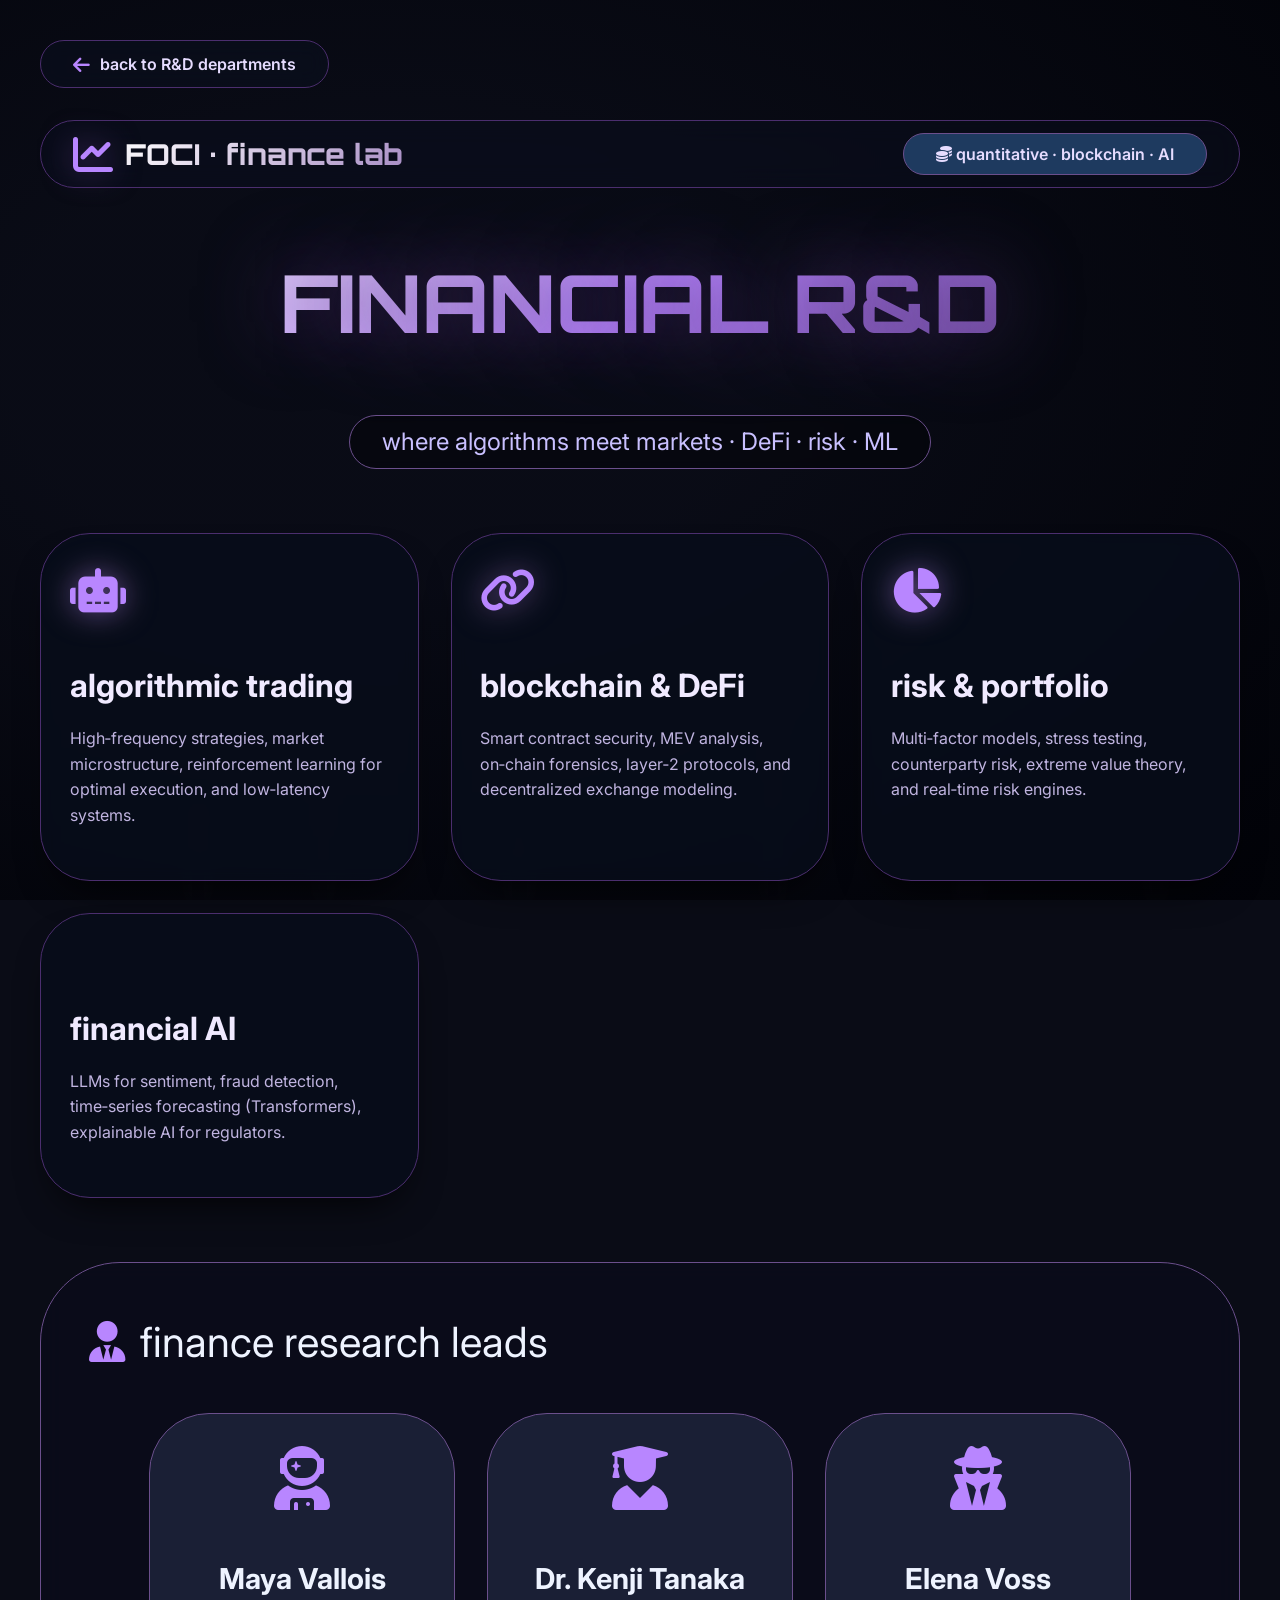
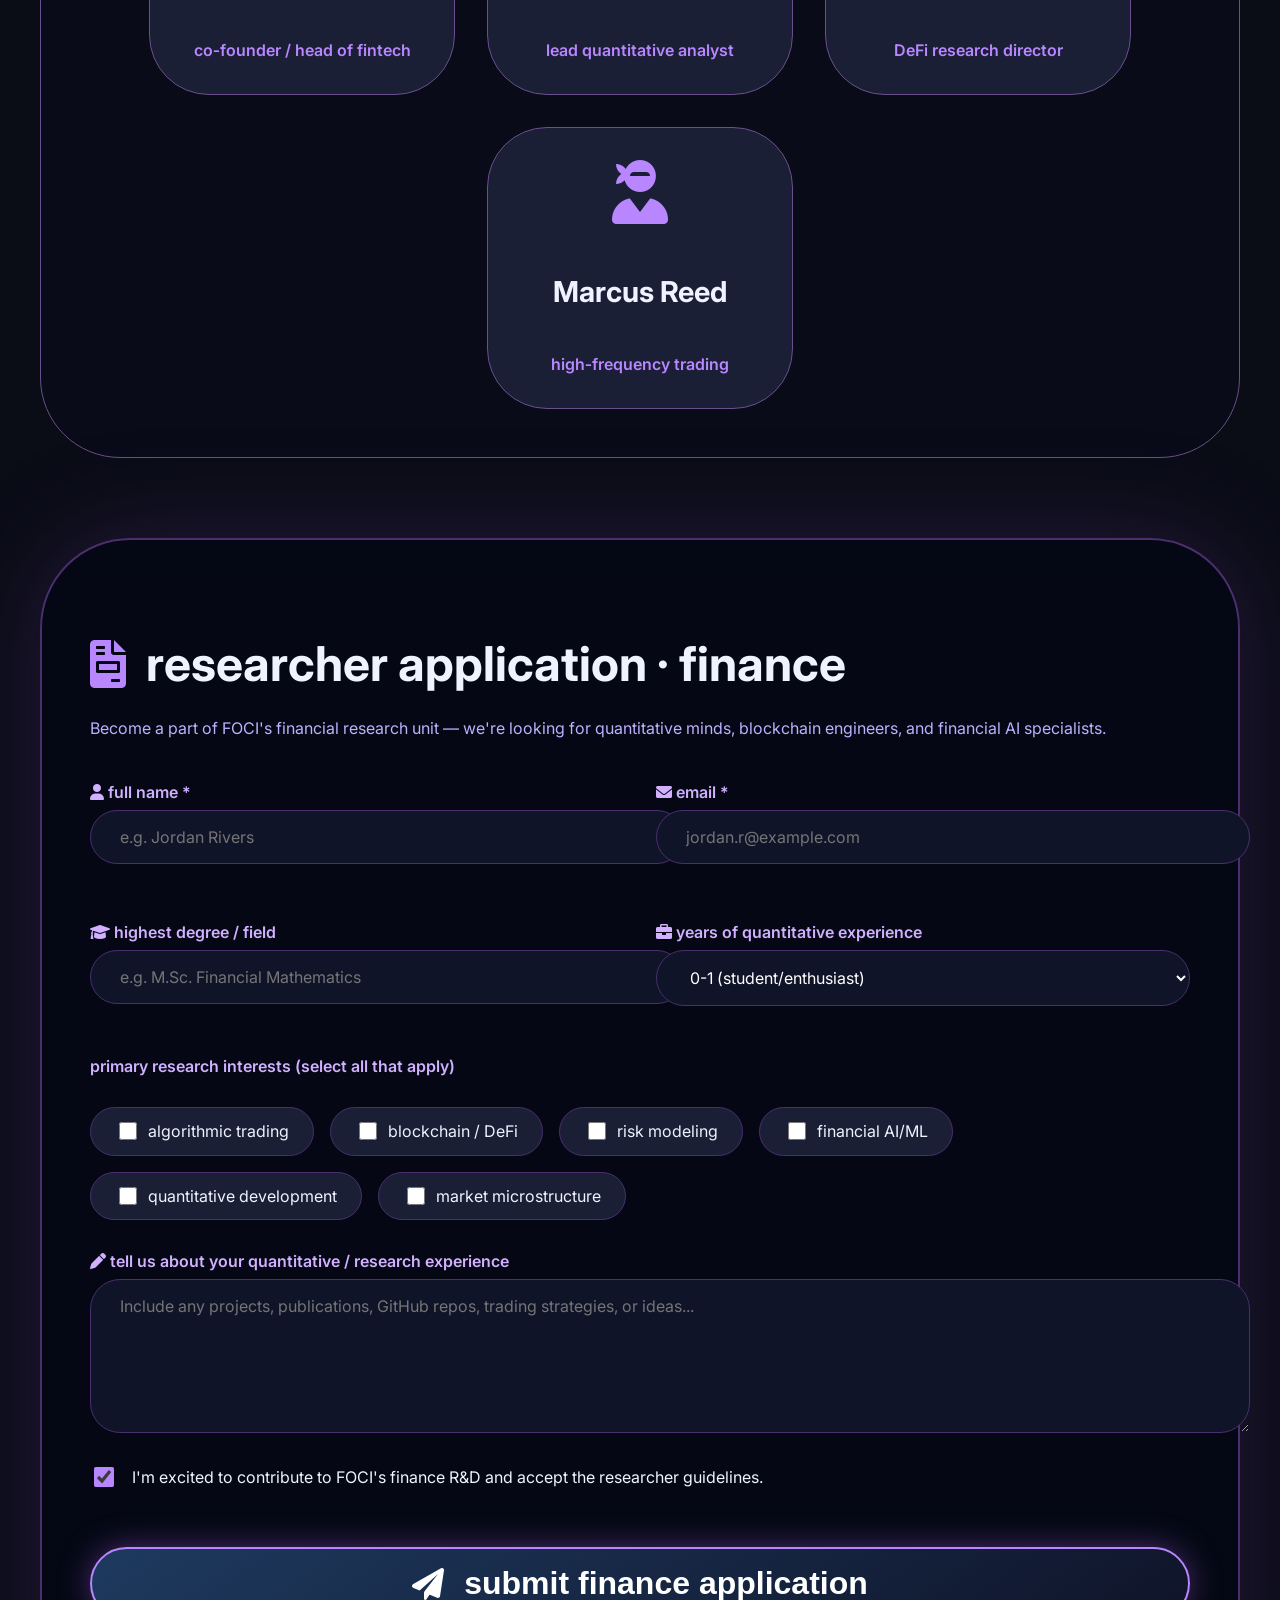
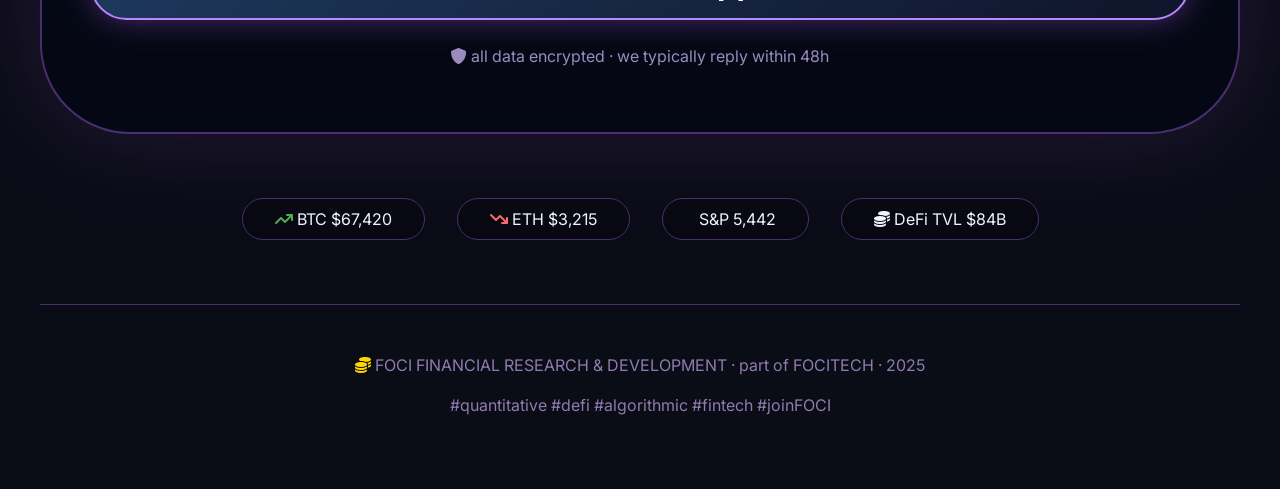
<file: website/finance.html>
<!DOCTYPE html>
<html lang="en">
<head>
  <meta charset="UTF-8">
  <meta name="viewport" content="width=device-width, initial-scale=1.0">
  <title>FOCI · finance research | quantitative & blockchain</title>
  <!-- Font Awesome 6 -->
  <link rel="stylesheet" href="https://cdnjs.cloudflare.com/ajax/libs/font-awesome/6.0.0-beta3/css/all.min.css">
  <!-- Google Fonts: Inter + Orbitron for tech/finance feel -->
  <link href="https://fonts.googleapis.com/css2?family=Inter:wght@300;400;500;600;700;800&family=Orbitron:wght@400;600;800&display=swap" rel="stylesheet">
  <link rel="stylesheet" href="finance.css">
</head>
<body>
  <!-- animated finance background (currencies + chart bars) -->
  <div class="finance-bg">
    <div class="currency-symbol">$</div>
    <div class="currency-symbol">€</div>
    <div class="currency-symbol">£</div>
    <div class="currency-symbol">¥</div>
    <div class="currency-symbol">₿</div>
    <div class="currency-symbol">₹</div>
    <div class="currency-symbol">₣</div>
    <div class="currency-symbol">₩</div>
    <!-- chart bars -->
    <div class="chart-bar"></div><div class="chart-bar"></div><div class="chart-bar"></div>
    <div class="chart-bar"></div><div class="chart-bar"></div><div class="chart-bar"></div>
  </div>
  <div class="overlay-dark"></div>

  <div class="container">
    <!-- BACK BUTTON (easy navigation) -->
    <div class="back-nav">
      <a href="#" onclick="history.back(); return false;" class="back-btn"><i class="fas fa-arrow-left"></i> back to R&D departments</a>
    </div>

    <!-- header -->
    <div class="finance-header">
      <div class="logo-area">
        <i class="fas fa-chart-line logo-icon"></i>
        <span class="logo-text">FOCI · finance lab</span>
      </div>
      <div class="dept-badge">
        <i class="fas fa-coins"></i> quantitative · blockchain · AI
      </div>
    </div>

    <!-- hero -->
    <div class="hero-finance">
      <h1>FINANCIAL R&D</h1>
      <div class="hero-sub">where algorithms meet markets · DeFi · risk · ML</div>
    </div>

    <!-- detailed research information -->
    <div class="research-grid">
      <div class="info-card">
        <i class="fas fa-robot"></i>
        <h3>algorithmic trading</h3>
        <p>High‑frequency strategies, market microstructure, reinforcement learning for optimal execution, and low‑latency systems.</p>
      </div>
      <div class="info-card">
        <i class="fas fa-link"></i>
        <h3>blockchain & DeFi</h3>
        <p>Smart contract security, MEV analysis, on‑chain forensics, layer‑2 protocols, and decentralized exchange modeling.</p>
      </div>
      <div class="info-card">
        <i class="fas fa-chart-pie"></i>
        <h3>risk & portfolio</h3>
        <p>Multi‑factor models, stress testing, counterparty risk, extreme value theory, and real‑time risk engines.</p>
      </div>
      <div class="info-card">
        <i class="fas fa-magnifying-glass-chart"></i>
        <h3>financial AI</h3>
        <p>LLMs for sentiment, fraud detection, time‑series forecasting (Transformers), explainable AI for regulators.</p>
      </div>
    </div>

    <!-- leadership team (finance) -->
    <div class="leaders-section">
      <div class="leaders-title">
        <i class="fas fa-user-tie" style="color:#b886ff;"></i>
        <span>finance research leads</span>
      </div>
      <div class="leader-cards">
        <div class="leader">
          <i class="fas fa-user-astronaut"></i>
          <h4>Maya Vallois</h4>
          <div class="role">co‑founder / head of fintech</div>
        </div>
        <div class="leader">
          <i class="fas fa-user-graduate"></i>
          <h4>Dr. Kenji Tanaka</h4>
          <div class="role">lead quantitative analyst</div>
        </div>
        <div class="leader">
          <i class="fas fa-user-secret"></i>
          <h4>Elena Voss</h4>
          <div class="role">DeFi research director</div>
        </div>
        <div class="leader">
          <i class="fas fa-user-ninja"></i>
          <h4>Marcus Reed</h4>
          <div class="role">high‑frequency trading</div>
        </div>
      </div>
    </div>

    <!-- FORM for new finance researcher (join organization) -->
    <div class="form-block" id="join-finance">
      <h2><i class="fas fa-file-invoice"></i> researcher application · finance</h2>
      <p style="color: #bfafff; margin-bottom: 2rem;">Become a part of FOCI's financial research unit — we're looking for quantitative minds, blockchain engineers, and financial AI specialists.</p>

      <form id="financeForm" onsubmit="event.preventDefault(); alert('✅ Application received! The finance team will contact you within 48 hours.');">
        <div class="form-grid-duo">
          <div class="input-field">
            <label><i class="fas fa-user"></i> full name *</label>
            <input type="text" placeholder="e.g. Jordan Rivers" required>
          </div>
          <div class="input-field">
            <label><i class="fas fa-envelope"></i> email *</label>
            <input type="email" placeholder="jordan.r@example.com" required>
          </div>
          <div class="input-field">
            <label><i class="fas fa-graduation-cap"></i> highest degree / field</label>
            <input type="text" placeholder="e.g. M.Sc. Financial Mathematics">
          </div>
          <div class="input-field">
            <label><i class="fas fa-briefcase"></i> years of quantitative experience</label>
            <select>
              <option>0-1 (student/enthusiast)</option>
              <option>1-3 years</option>
              <option>3-6 years</option>
              <option>6-10 years</option>
              <option>10+ years</option>
            </select>
          </div>
        </div>

        <!-- finance-specific interests (checkboxes) -->
        <label style="font-weight:600; color:#d0b0ff; display: block; margin-bottom: 0.5rem;">primary research interests (select all that apply)</label>
        <div class="finance-interest">
          <label class="interest-option"><input type="checkbox" name="interest" value="algo"> algorithmic trading</label>
          <label class="interest-option"><input type="checkbox" name="interest" value="defi"> blockchain / DeFi</label>
          <label class="interest-option"><input type="checkbox" name="interest" value="risk"> risk modeling</label>
          <label class="interest-option"><input type="checkbox" name="interest" value="aiml"> financial AI/ML</label>
          <label class="interest-option"><input type="checkbox" name="interest" value="quant"> quantitative development</label>
          <label class="interest-option"><input type="checkbox" name="interest" value="market"> market microstructure</label>
        </div>

        <div class="input-field">
          <label><i class="fas fa-pen"></i> tell us about your quantitative / research experience</label>
          <textarea placeholder="Include any projects, publications, GitHub repos, trading strategies, or ideas..."></textarea>
        </div>

        <div style="display:flex; align-items:center; gap:15px; margin:25px 0;">
          <input type="checkbox" id="agreeFinance" style="width:20px; height:20px; accent-color:#b886ff;" checked>
          <label for="agreeFinance">I'm excited to contribute to FOCI's finance R&D and accept the researcher guidelines.</label>
        </div>

        <button type="submit" class="btn-apply">
          <i class="fas fa-paper-plane"></i> submit finance application
        </button>
        <p style="margin-top:1.5rem; color:#9b8bbf; text-align:center;"><i class="fas fa-shield-alt"></i> all data encrypted · we typically reply within 48h</p>
      </form>
    </div>

    <!-- mini market ticker (just for vibe) -->
    <div class="ticker">
      <span class="ticker-item"><i class="fas fa-arrow-trend-up" style="color:#4caf50;"></i> BTC $67,420</span>
      <span class="ticker-item"><i class="fas fa-arrow-trend-down" style="color:#ff6b6b;"></i> ETH $3,215</span>
      <span class="ticker-item"><i class="fas fa-chart-simple"></i> S&P 5,442</span>
      <span class="ticker-item"><i class="fas fa-coins"></i> DeFi TVL $84B</span>
    </div>

    <!-- footer -->
    <div class="footer-note">
      <p><i class="fas fa-coins" style="color: gold;"></i> FOCI FINANCIAL RESEARCH & DEVELOPMENT · part of FOCITECH · 2025</p>
      <p>#quantitative #defi #algorithmic #fintech #joinFOCI</p>
    </div>
  </div>
</body>
</html>
</file>
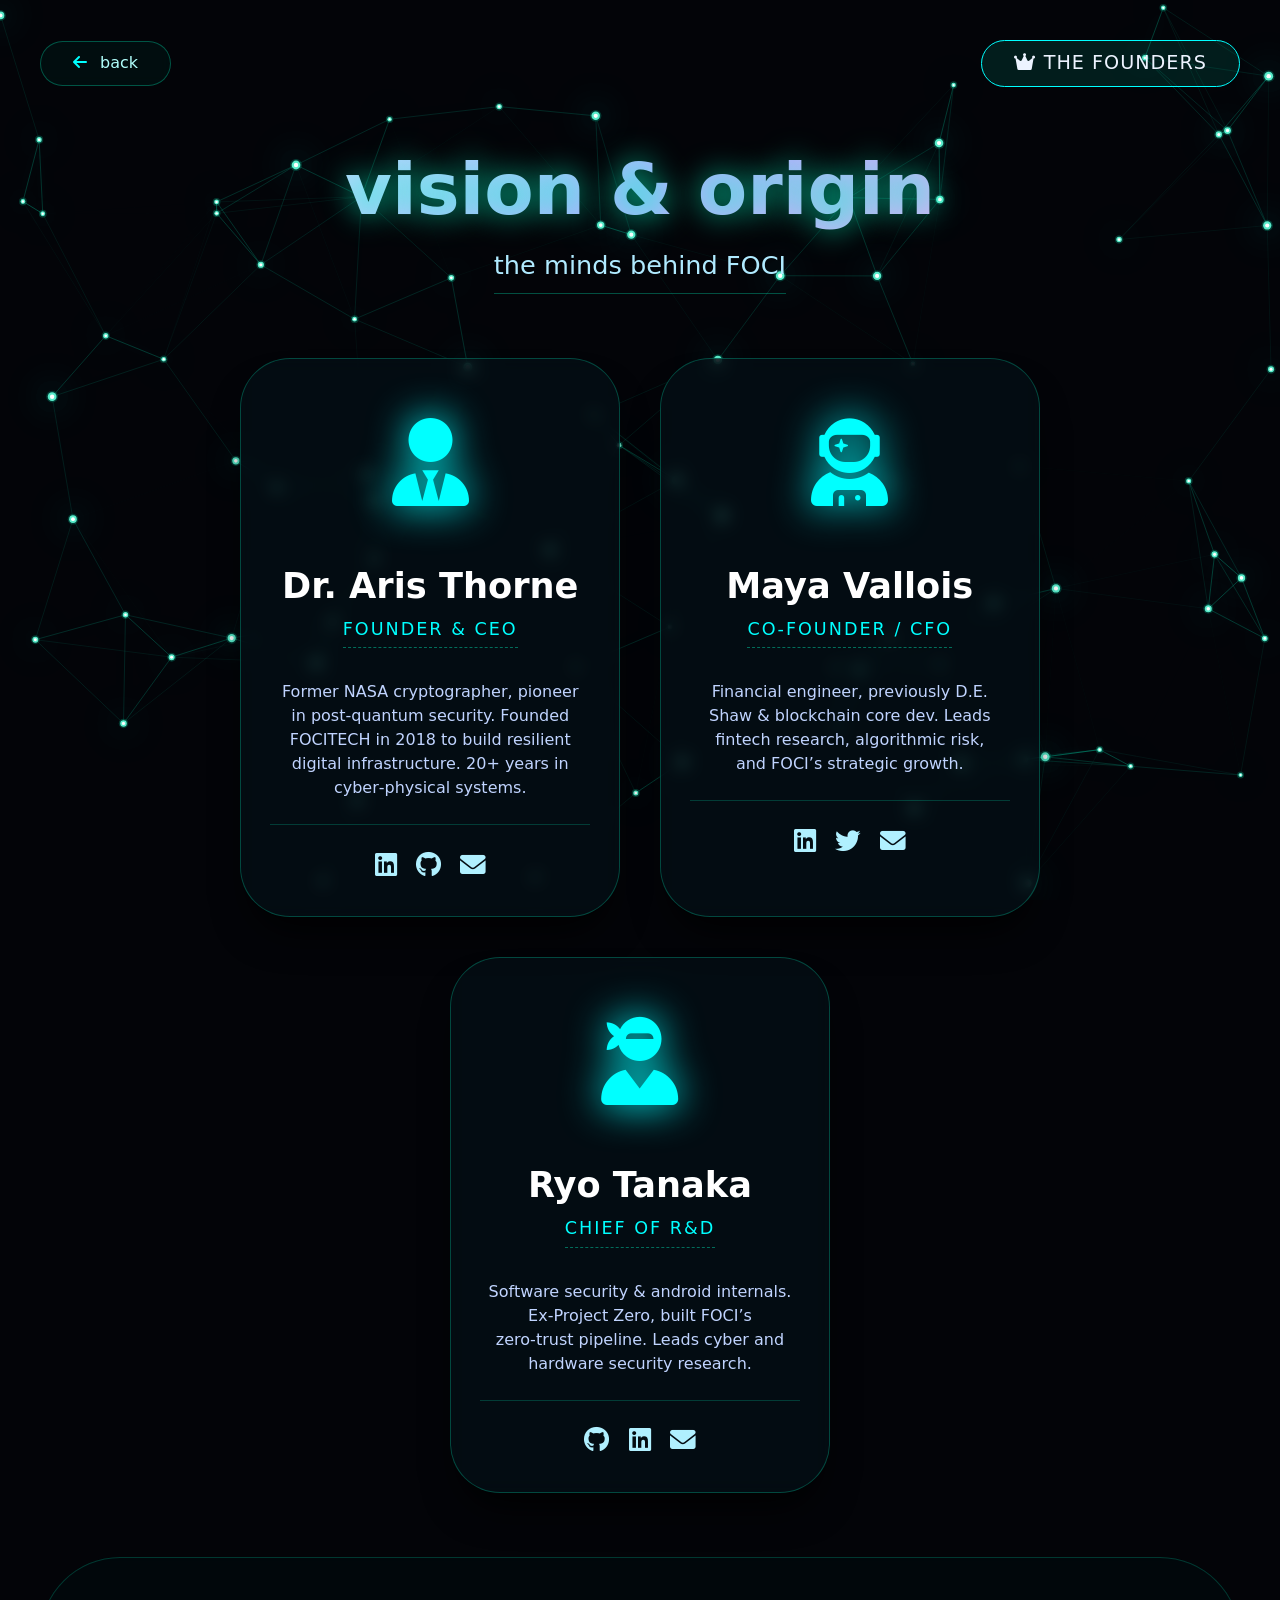
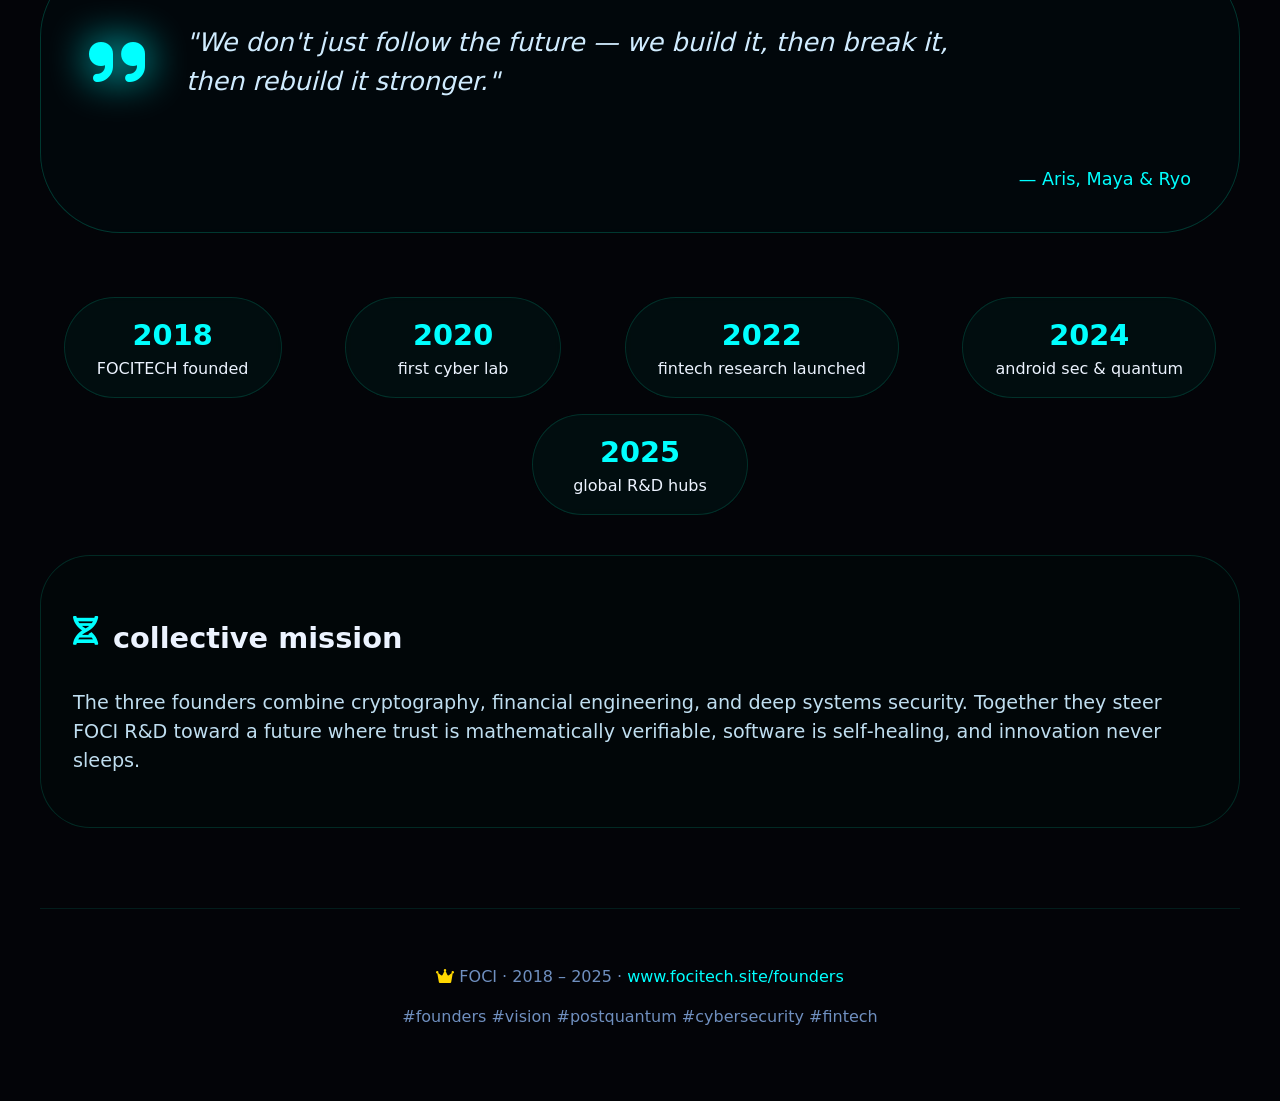
<file: website/founder.html>
<!DOCTYPE html>
<html lang="en">
<head>
  <meta charset="UTF-8">
  <meta name="viewport" content="width=device-width, initial-scale=1.0">
  <title>FOCI · founders & visionaries</title>
  <!-- Font Awesome 6 (icons) -->
  <link rel="stylesheet" href="https://cdnjs.cloudflare.com/ajax/libs/font-awesome/6.0.0-beta3/css/all.min.css">
<link rel="stylesheet" href="founder.css">
</head>
<body>
  <!-- neural canvas background (moving neurons) -->
  <canvas id="neural-canvas"></canvas>

  <div class="container">
    <!-- top bar -->
    <div class="nav-bar">
      <a href="#" class="back-link" onclick="history.back(); return false;"><i class="fas fa-arrow-left"></i> back</a>
      <span class="founder-badge"><i class="fas fa-crown"></i> THE FOUNDERS</span>
    </div>

    <!-- title -->
    <div class="title-section">
      <h1>vision & origin</h1>
      <div class="sub">the minds behind FOCI</div>
    </div>

    <!-- FOUNDER GRID (three founders) -->
    <div class="founders-grid">
      <!-- Founder 1: Dr. Aris Thorne -->
      <div class="founder-card">
        <div class="avatar"><i class="fas fa-user-tie"></i></div>
        <h2>Dr. Aris Thorne</h2>
        <div class="founder-title">founder & CEO</div>
        <div class="founder-bio">Former NASA cryptographer, pioneer in post‑quantum security. Founded FOCITECH in 2018 to build resilient digital infrastructure. 20+ years in cyber‑physical systems.</div>
        <div class="social-links">
          <a href="#"><i class="fab fa-linkedin"></i></a>
          <a href="#"><i class="fab fa-github"></i></a>
          <a href="#"><i class="fas fa-envelope"></i></a>
        </div>
      </div>

      <!-- Founder 2: Maya Vallois (co-founder) -->
      <div class="founder-card">
        <div class="avatar"><i class="fas fa-user-astronaut"></i></div>
        <h2>Maya Vallois</h2>
        <div class="founder-title">co‑founder / CFO</div>
        <div class="founder-bio">Financial engineer, previously D.E. Shaw & blockchain core dev. Leads fintech research, algorithmic risk, and FOCI’s strategic growth.</div>
        <div class="social-links">
          <a href="#"><i class="fab fa-linkedin"></i></a>
          <a href="#"><i class="fab fa-twitter"></i></a>
          <a href="#"><i class="fas fa-envelope"></i></a>
        </div>
      </div>

      <!-- Founder 3: Ryo Tanaka (chief of R&D) – also part of core team -->
      <div class="founder-card">
        <div class="avatar"><i class="fas fa-user-ninja"></i></div>
        <h2>Ryo Tanaka</h2>
        <div class="founder-title">chief of R&D</div>
        <div class="founder-bio">Software security & android internals. Ex‑Project Zero, built FOCI’s zero‑trust pipeline. Leads cyber and hardware security research.</div>
        <div class="social-links">
          <a href="#"><i class="fab fa-github"></i></a>
          <a href="#"><i class="fab fa-linkedin"></i></a>
          <a href="#"><i class="fas fa-envelope"></i></a>
        </div>
      </div>
    </div>

    <!-- philosophy block (animated) -->
    <div class="philosophy">
      <i class="fas fa-quote-right"></i>
      <p>"We don't just follow the future — we build it, then break it, then rebuild it stronger."</p>
      <span class="author">— Aris, Maya & Ryo</span>
    </div>

    <!-- company origin timeline / mini milestones (gives more depth) -->
    <div class="timeline">
      <div class="milestone"><span class="year">2018</span> <br> FOCITECH founded</div>
      <div class="milestone"><span class="year">2020</span> <br> first cyber lab</div>
      <div class="milestone"><span class="year">2022</span> <br> fintech research launched</div>
      <div class="milestone"><span class="year">2024</span> <br> android sec & quantum</div>
      <div class="milestone"><span class="year">2025</span> <br> global R&D hubs</div>
    </div>

    <!-- short description of the founders' collective vision -->
    <div style="background: rgba(0,8,8,0.5); border-radius: 50px; padding: 2rem; margin-top: 2.5rem; border: 1px solid rgba(0,255,200,0.15);">
      <h3 style="font-size: 1.8rem; display: flex; gap: 15px;"><i class="fas fa-dna" style="color:#0ff;"></i> collective mission</h3>
      <p style="font-size: 1.2rem; color: #bfdef0;">The three founders combine cryptography, financial engineering, and deep systems security. Together they steer FOCI R&D toward a future where trust is mathematically verifiable, software is self‑healing, and innovation never sleeps.</p>
    </div>

    <!-- footer link -->
    <div class="footer-note">
      <p><i class="fas fa-crown" style="color: gold;"></i> FOCI · 2018 – 2025 ·  <a href="#">www.focitech.site/founders</a></p>
      <p style="margin-top: 0.5rem;">#founders #vision #postquantum #cybersecurity #fintech</p>
    </div>
  </div>

  <!-- neural network animation script (moving neurons) -->
  <script>
    (function() {
      const canvas = document.getElementById('neural-canvas');
      const ctx = canvas.getContext('2d');

      let width, height;
      let particles = [];
      const PARTICLE_COUNT = 85;        // neuron nodes
      const MAX_DIST = 180;             // connection distance
      const SPEED = 0.5;                // gentle drift

      function initParticles() {
        particles = [];
        for (let i = 0; i < PARTICLE_COUNT; i++) {
          particles.push({
            x: Math.random(),
            y: Math.random(),
            vx: (Math.random() - 0.5) * SPEED,
            vy: (Math.random() - 0.5) * SPEED,
            radius: Math.random() * 2.5 + 2,   // 2..4.5px
            glow: Math.random() * 0.8 + 0.3,
          });
        }
      }

      function resizeCanvas() {
        width = window.innerWidth;
        height = window.innerHeight;
        canvas.width = width;
        canvas.height = height;
      }

      function updateParticles() {
        for (let p of particles) {
          p.x += p.vx / width;
          p.y += p.vy / height;

          // wrap around edges (seamless neuron field)
          if (p.x < 0) p.x = 1;
          if (p.x > 1) p.x = 0;
          if (p.y < 0) p.y = 1;
          if (p.y > 1) p.y = 0;

          // random walk to keep organic
          p.vx += (Math.random() - 0.5) * 0.06;
          p.vy += (Math.random() - 0.5) * 0.06;
          let sp = Math.hypot(p.vx, p.vy);
          if (sp > SPEED * 1.5) {
            p.vx *= 0.95;
            p.vy *= 0.95;
          }
        }
      }

      function drawNeurons() {
        ctx.clearRect(0, 0, width, height);

        const screenParticles = particles.map(p => ({
          x: p.x * width,
          y: p.y * height,
          radius: p.radius,
          glow: p.glow
        }));

        // draw connections (edges) with gradient based on distance
        ctx.shadowBlur = 20;
        ctx.shadowColor = '#0ff';
        for (let i = 0; i < screenParticles.length; i++) {
          for (let j = i + 1; j < screenParticles.length; j++) {
            const a = screenParticles[i];
            const b = screenParticles[j];
            const dx = a.x - b.x;
            const dy = a.y - b.y;
            const dist = Math.hypot(dx, dy);
            if (dist < MAX_DIST) {
              const alpha = (1 - dist / MAX_DIST) * 0.4;  // max 0.4
              ctx.beginPath();
              ctx.moveTo(a.x, a.y);
              ctx.lineTo(b.x, b.y);
              ctx.strokeStyle = `rgba(0, 255, 200, ${alpha})`;
              ctx.lineWidth = 0.8;
              ctx.stroke();
            }
          }
        }

        // draw neuron nodes (glowing)
        for (let p of screenParticles) {
          // outer aura
          ctx.shadowBlur = 35;
          ctx.beginPath();
          ctx.arc(p.x, p.y, p.radius + 1.5, 0, 2 * Math.PI);
          ctx.fillStyle = `rgba(0, 255, 200, 0.2)`;
          ctx.fill();

          // main core
          ctx.shadowBlur = 40;
          ctx.beginPath();
          ctx.arc(p.x, p.y, p.radius, 0, 2 * Math.PI);
          ctx.fillStyle = `rgba(100, 255, 220, 0.9)`;
          ctx.fill();

          // bright inner dot
          ctx.shadowBlur = 45;
          ctx.beginPath();
          ctx.arc(p.x, p.y, p.radius * 0.5, 0, 2 * Math.PI);
          ctx.fillStyle = '#ffffff';
          ctx.fill();
        }

        ctx.shadowBlur = 0;  // reset
      }

      function animate() {
        updateParticles();
        drawNeurons();
        requestAnimationFrame(animate);
      }

      window.addEventListener('resize', resizeCanvas);
      initParticles();
      resizeCanvas();
      animate();

      // occasional extra push to keep movement alive
      setInterval(() => {
        for (let p of particles) {
          p.vx += (Math.random() - 0.5) * 0.2;
          p.vy += (Math.random() - 0.5) * 0.2;
        }
      }, 4000);
    })();
  </script>
</body>
</html>
</file>
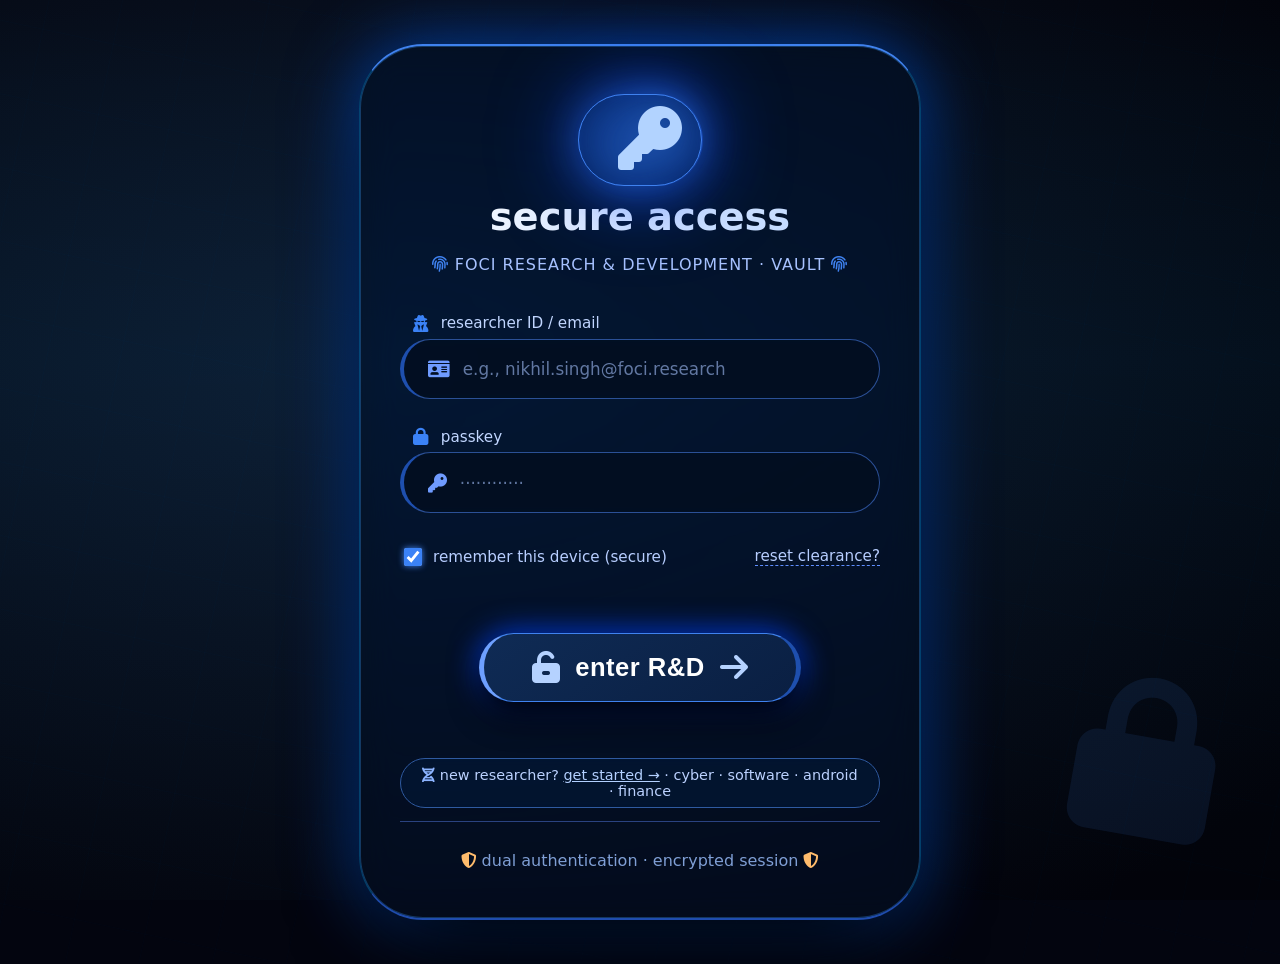
<file: website/login.html>
<!DOCTYPE html>
<html lang="en">
<head>
    <meta charset="UTF-8">
    <meta name="viewport" content="width=device-width, initial-scale=1.0">
    <title>Foci R&D · secure login</title>
    <!-- Font Awesome 6 (free) -->
    <link rel="stylesheet" href="https://cdnjs.cloudflare.com/ajax/libs/font-awesome/6.0.0-beta3/css/all.min.css">
    <link rel="stylesheet" href="login.css">
</head>
<body>
    <!-- secure background layers -->
    <div id="secure-bg">
        <!-- moving grid (encryption grid) -->
        <div class="grid-overlay"></div>
        <!-- scanning line (security sweep) -->
        <div class="scan-line"></div>
        <!-- floating binary/hex symbols (encryption particles) -->
        <div class="encrypt-particles">
            <span class="encrypt-particle" style="left: 8%; top: 0%; animation-duration: 18s; animation-delay: 0s;">0x7F</span>
            <span class="encrypt-particle" style="left: 20%; top: 0%; animation-duration: 22s; animation-delay: 3s;">#A1B2</span>
            <span class="encrypt-particle" style="left: 45%; top: 0%; animation-duration: 26s; animation-delay: 1s;">0x3F2</span>
            <span class="encrypt-particle" style="left: 70%; top: 0%; animation-duration: 20s; animation-delay: 6s;">#C0DE</span>
            <span class="encrypt-particle" style="left: 85%; top: 0%; animation-duration: 24s; animation-delay: 2s;">0x9A4</span>
            <span class="encrypt-particle" style="left: 15%; top: 0%; animation-duration: 30s; animation-delay: 9s;">1010</span>
            <span class="encrypt-particle" style="left: 60%; top: 0%; animation-duration: 28s; animation-delay: 4s;">#FACE</span>
            <span class="encrypt-particle" style="left: 92%; top: 0%; animation-duration: 17s; animation-delay: 7s;">0x00F</span>
            <span class="encrypt-particle" style="left: 33%; top: 0%; animation-duration: 23s; animation-delay: 5s;">1101</span>
        </div>
        <!-- huge floating lock (subtle) -->
        <div class="floating-lock"><i class="fas fa-lock"></i></div>
    </div>

    <!-- main login card -->
    <div class="login-vault">
        <div class="login-seal">
            <div class="lock-icon">
                <i class="fas fa-shield-halved"></i> <i class="fas fa-key"></i>
            </div>
            <h2>secure access</h2>
            <p><i class="fas fa-fingerprint"></i> FOCI RESEARCH & DEVELOPMENT · VAULT <i class="fas fa-fingerprint"></i></p>
        </div>

        <!-- login form -->
        <form class="secure-form" onsubmit="event.preventDefault(); alert('⚡ security protocol: access granted (demo). redirecting to R&D dashboard...');">
            <div class="input-field">
                <label><i class="fas fa-user-secret"></i> researcher ID / email</label>
                <div class="input-wrapper">
                    <i class="fas fa-id-card"></i>
                    <input type="text" placeholder="e.g., nikhil.singh@foci.research" required>
                </div>
            </div>

            <div class="input-field">
                <label><i class="fas fa-lock"></i> passkey</label>
                <div class="input-wrapper">
                    <i class="fas fa-key"></i>
                    <input type="password" placeholder="············" required>
                </div>
            </div>

            <div class="login-extras">
                <label class="remember">
                    <input type="checkbox" checked> <span>remember this device (secure)</span>
                </label>
                <a href="#" class="forgot-link">reset clearance?</a>
            </div>

            <div class="verify-action">
                <button type="submit" class="btn-unlock">
                    <i class="fas fa-unlock-alt"></i> enter R&D <i class="fas fa-arrow-right"></i>
                </button>
            </div>
        </form>

        <!-- new researcher? (join) -->
        <div class="research-note">
            <i class="fas fa-dna"></i> new researcher? <a href="#" style="color:#b3d0ff; text-decoration:underline;">get started →</a> · cyber · software · android · finance
        </div>

        <div class="access-footer">
            <i class="fas fa-shield"></i> dual authentication · encrypted session <i class="fas fa-shield"></i>
        </div>
    </div>
</body>
</html>
</file>
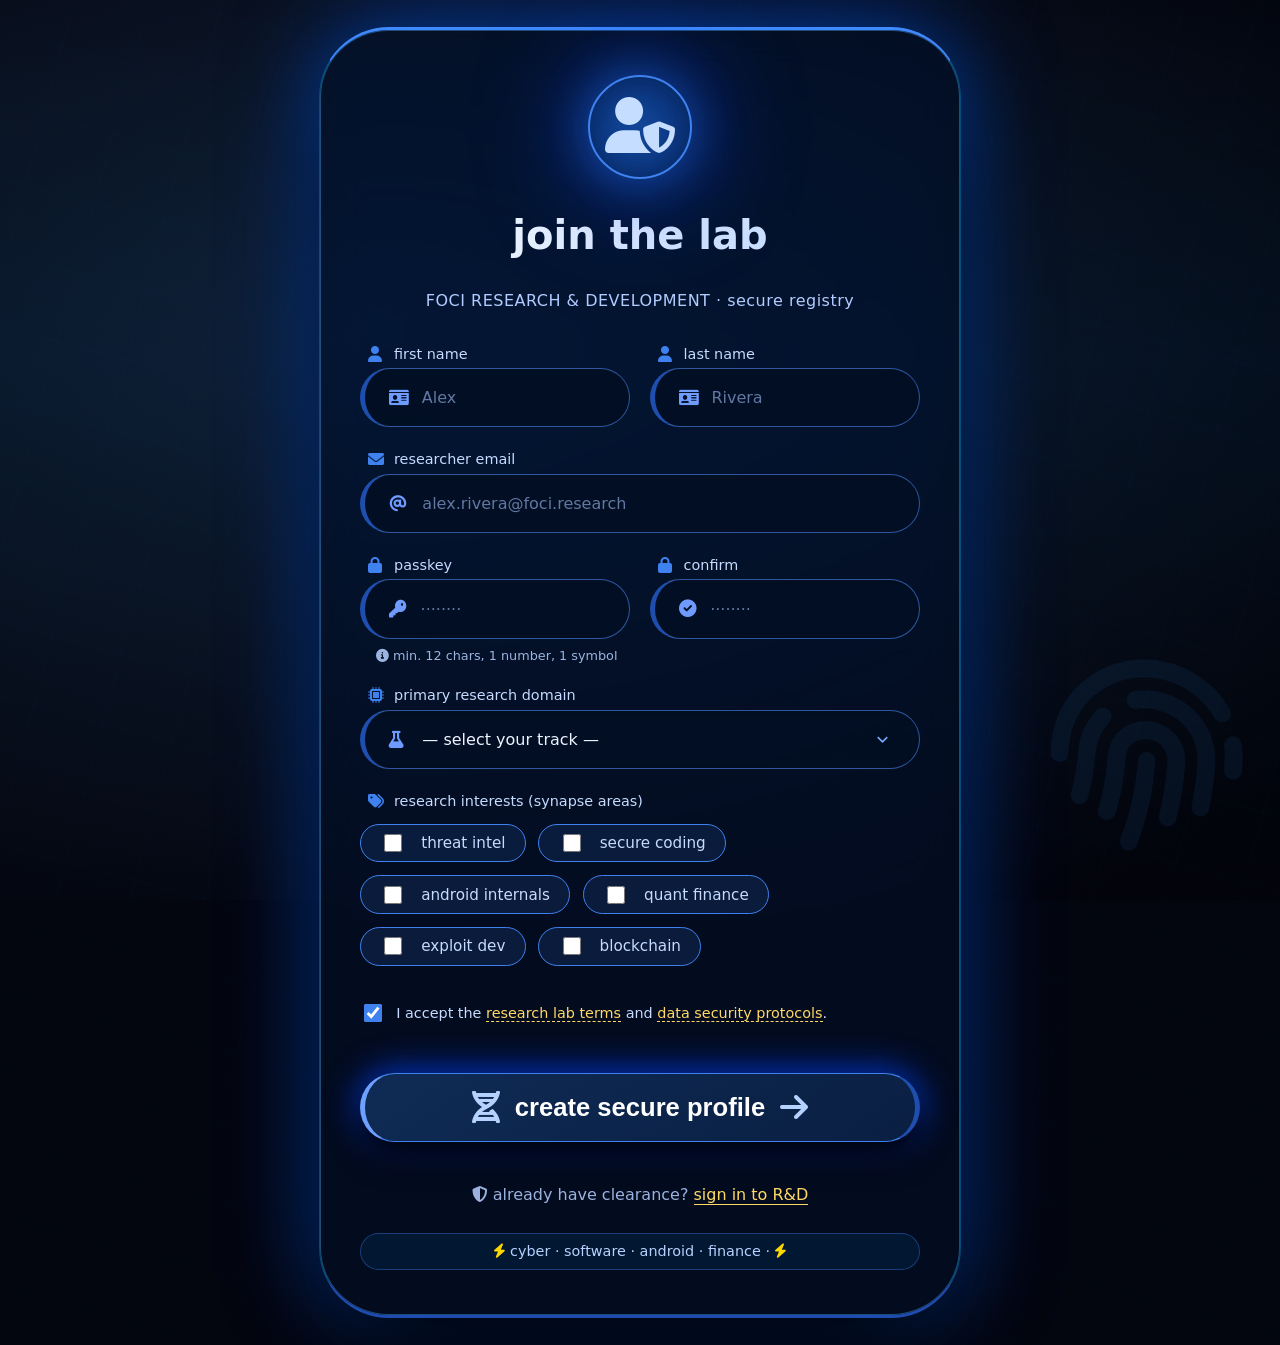
<file: website/sign.html>
<!DOCTYPE html>
<html lang="en">
<head>
    <meta charset="UTF-8">
    <meta name="viewport" content="width=device-width, initial-scale=1.0">
    <title>Foci R&D · secure sign up</title>
    <!-- Font Awesome 6 (free) -->
    <link rel="stylesheet" href="https://cdnjs.cloudflare.com/ajax/libs/font-awesome/6.0.0-beta3/css/all.min.css">
 <link rel="stylesheet" href="sign.css">
</head>
<body>
    <!-- secure & creative background -->
    <div id="secure-bg">
        <div class="cyber-grid"></div>
        <div class="scan-line"></div>
        <div class="encrypt-particles">
            <span class="encrypt-symbol">🔐</span>
            <span class="encrypt-symbol">⚡</span>
            <span class="encrypt-symbol">#0x7F3</span>
            <span class="encrypt-symbol">🔑</span>
            <span class="encrypt-symbol">1010</span>
            <span class="encrypt-symbol">🛡️</span>
            <span class="encrypt-symbol">0x9A2</span>
            <span class="encrypt-symbol">##</span>
            <span class="encrypt-symbol">⌨️</span>
            <span class="encrypt-symbol">#A1F0</span>
            <span class="encrypt-symbol">💻</span>
            <span class="encrypt-symbol">0xC0DE</span>
            <span class="encrypt-symbol">🔒</span>
        </div>
        <div class="giant-lock"><i class="fas fa-fingerprint"></i></div>
    </div>

    <!-- main signup card -->
    <div class="signup-vault">
        <div class="signup-header">
            <div class="header-icon">
                <i class="fas fa-user-shield"></i>
            </div>
            <h2>join the lab</h2>
            <p><i class="fas fa-shield-halved"></i> FOCI RESEARCH & DEVELOPMENT · secure registry <i class="fas fa-shield-halved"></i></p>
        </div>

        <!-- signup form (realistic fields) -->
        <form class="secure-form" onsubmit="event.preventDefault(); alert('⚡ researcher profile created (demo). check your email for verification.');">
            <div class="form-row-duo">
                <div class="input-field">
                    <label><i class="fas fa-user"></i> first name</label>
                    <div class="input-wrapper">
                        <i class="fas fa-id-card"></i>
                        <input type="text" placeholder="Alex" required>
                    </div>
                </div>
                <div class="input-field">
                    <label><i class="fas fa-user"></i> last name</label>
                    <div class="input-wrapper">
                        <i class="fas fa-id-card"></i>
                        <input type="text" placeholder="Rivera" required>
                    </div>
                </div>
            </div>

            <div class="input-field">
                <label><i class="fas fa-envelope"></i> researcher email</label>
                <div class="input-wrapper">
                    <i class="fas fa-at"></i>
                    <input type="email" placeholder="alex.rivera@foci.research" required>
                </div>
            </div>

            <div class="form-row-duo">
                <div class="input-field">
                    <label><i class="fas fa-lock"></i> passkey</label>
                    <div class="input-wrapper">
                        <i class="fas fa-key"></i>
                        <input type="password" placeholder="········" required>
                    </div>
                    <div class="password-hint"><i class="fas fa-circle-info"></i> min. 12 chars, 1 number, 1 symbol</div>
                </div>
                <div class="input-field">
                    <label><i class="fas fa-lock"></i> confirm</label>
                    <div class="input-wrapper">
                        <i class="fas fa-check-circle"></i>
                        <input type="password" placeholder="········" required>
                    </div>
                </div>
            </div>

            <div class="input-field">
                <label><i class="fas fa-microchip"></i> primary research domain</label>
                <div class="input-wrapper">
                    <i class="fas fa-flask"></i>
                    <select required>
                        <option value="" disabled selected>— select your track —</option>
                        <option>cyber security / hacking</option>
                        <option>software development</option>
                        <option>android app development</option>
                        <option>finance researcher</option>
                        <option>cross‑disciplinary</option>
                    </select>
                </div>
            </div>

            <!-- creative research interests (multiple choice) -->
            <div class="input-field">
                <label><i class="fas fa-tags"></i> research interests (synapse areas)</label>
                <div class="track-selector">
                    <div class="track-option"><input type="checkbox" id="interest1"> <label for="interest1">threat intel</label></div>
                    <div class="track-option"><input type="checkbox" id="interest2"> <label for="interest2">secure coding</label></div>
                    <div class="track-option"><input type="checkbox" id="interest3"> <label for="interest3">android internals</label></div>
                    <div class="track-option"><input type="checkbox" id="interest4"> <label for="interest4">quant finance</label></div>
                    <div class="track-option"><input type="checkbox" id="interest5"> <label for="interest5">exploit dev</label></div>
                    <div class="track-option"><input type="checkbox" id="interest6"> <label for="interest6">blockchain</label></div>
                </div>
            </div>

            <!-- terms and conditions -->
            <div class="terms-row">
                <input type="checkbox" id="terms" checked required> 
                <label for="terms">I accept the <a href="#">research lab terms</a> and <a href="#">data security protocols</a>.</label>
            </div>

            <div class="signup-action">
                <button type="submit" class="btn-create">
                    <i class="fas fa-dna"></i> create secure profile <i class="fas fa-arrow-right"></i>
                </button>
            </div>
        </form>

        <!-- login redirect -->
        <div class="existing-account">
            <i class="fas fa-shield"></i> already have clearance? <a href="#">sign in to R&D</a>
        </div>

        <!-- department note -->
        <div class="dept-badge">
            <i class="fas fa-bolt"></i> cyber · software · android · finance · <i class="fas fa-bolt"></i>
        </div>
    </div>
</body>
</html>
</file>
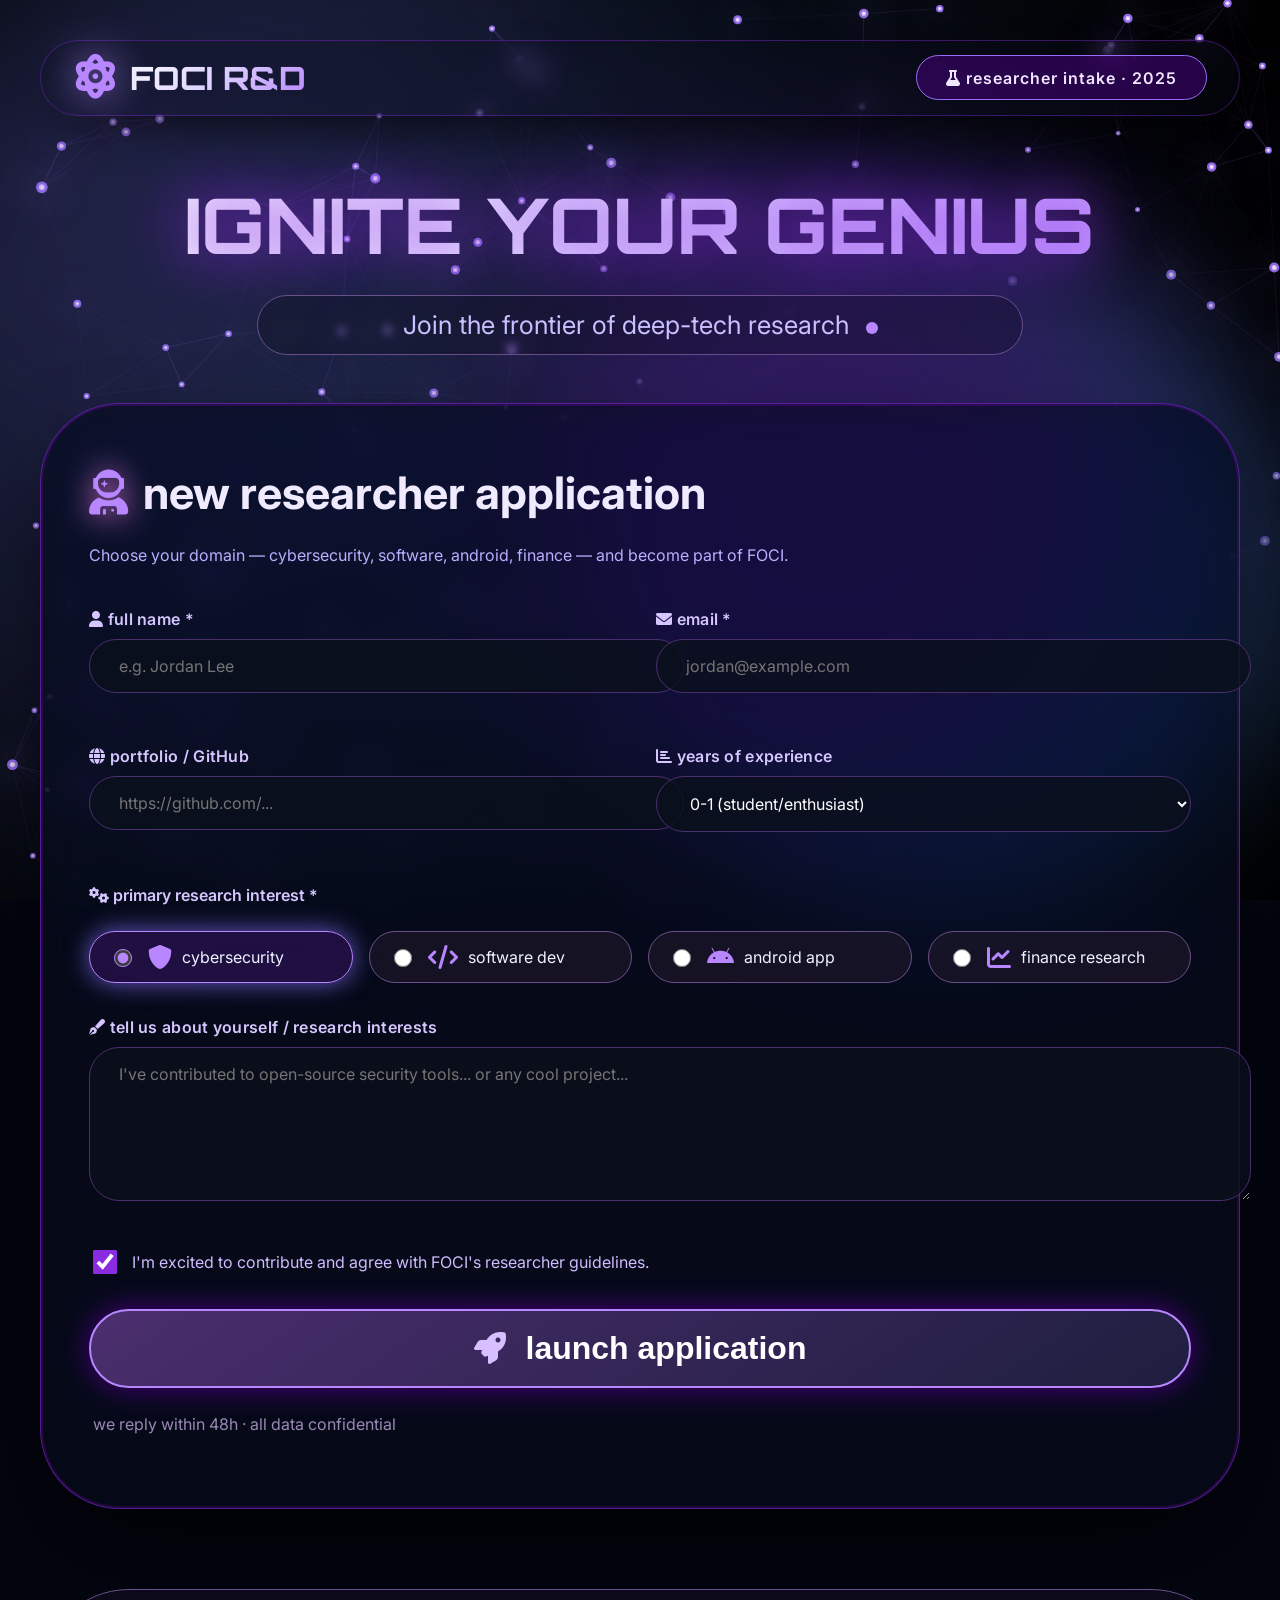
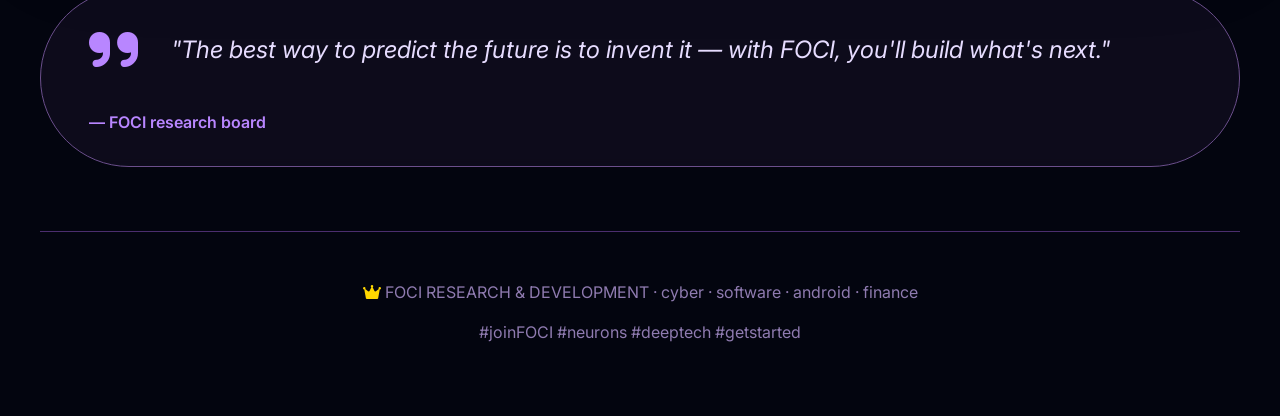
<file: website/start.html>
<!DOCTYPE html>
<html lang="en">
<head>
  <meta charset="UTF-8">
  <meta name="viewport" content="width=device-width, initial-scale=1.0">
  <title>FOCI · get started | new researcher</title>
  <!-- Font Awesome 6 -->
  <link rel="stylesheet" href="https://cdnjs.cloudflare.com/ajax/libs/font-awesome/6.0.0-beta3/css/all.min.css">
  <!-- Google Fonts: Inter + Orbitron for cool vibe -->
  <link href="https://fonts.googleapis.com/css2?family=Inter:wght@300;400;500;600;700;800&family=Orbitron:wght@400;600;800&display=swap" rel="stylesheet">
 <link rel="stylesheet" href='start.css'.css">
</head>
<body>
  <canvas id="neuro-canvas"></canvas>
  <div class="orb orb1"></div>
  <div class="orb orb2"></div>
  <div class="orb orb3"></div>

  <div class="container">
    <!-- header with dynamic badge -->
    <div class="header">
      <div class="logo-area">
        <i class="fas fa-atom logo-icon"></i>
        <span class="logo-text">FOCI R&D</span>
      </div>
      <div class="department-badge">
        <i class="fas fa-flask"></i> researcher intake · 2025
      </div>
    </div>

    <!-- first impression: big animated heading -->
    <div class="hero-greeting">
      <h1>IGNITE YOUR GENIUS</h1>
      <p>Join the frontier of deep-tech research <span class="pulse-dot"></span></p>
    </div>

    <!-- main form section (get started for new researchers) -->
    <div class="form-wrapper" id="get-started">
      <div class="form-title">
        <i class="fas fa-user-astronaut"></i> 
        <span>new researcher application</span>
      </div>
      <p style="color: #bbafff; margin-bottom: 2rem;">Choose your domain — cybersecurity, software, android, finance — and become part of FOCI.</p>

      <form id="researcherForm" onsubmit="event.preventDefault(); alert('🚀 Application sent! We’ll reach out within 48h. Welcome to FOCI R&D.');">
        <!-- two-column personal info -->
        <div class="form-grid">
          <div class="input-group">
            <label><i class="fas fa-user"></i> full name *</label>
            <input type="text" placeholder="e.g. Jordan Lee" required>
          </div>
          <div class="input-group">
            <label><i class="fas fa-envelope"></i> email *</label>
            <input type="email" placeholder="jordan@example.com" required>
          </div>
          <div class="input-group">
            <label><i class="fas fa-globe"></i> portfolio / GitHub</label>
            <input type="url" placeholder="https://github.com/...">
          </div>
          <div class="input-group">
            <label><i class="fas fa-chart-bar"></i> years of experience</label>
            <select>
              <option>0-1 (student/enthusiast)</option>
              <option>1-3 years</option>
              <option>3-6 years</option>
              <option>6-10 years</option>
              <option>10+ years</option>
            </select>
          </div>
        </div>

        <!-- department selection (cool radio cards) -->
        <label style="font-weight: 600; color:#d6c6ff; margin-bottom: 1rem; display: block;"><i class="fas fa-cogs"></i> primary research interest *</label>
        <div class="department-options" id="deptGroup">
          <label class="dept-pill" id="pillCyber">
            <input type="radio" name="department" value="cybersecurity" checked> 
            <i class="fas fa-shield-alt"></i> cybersecurity
          </label>
          <label class="dept-pill" id="pillSoft">
            <input type="radio" name="department" value="software"> 
            <i class="fas fa-code"></i> software dev
          </label>
          <label class="dept-pill" id="pillAndroid">
            <input type="radio" name="department" value="android"> 
            <i class="fab fa-android"></i> android app
          </label>
          <label class="dept-pill" id="pillFinance">
            <input type="radio" name="department" value="finance"> 
            <i class="fas fa-chart-line"></i> finance research
          </label>
        </div>

        <!-- extra message area -->
        <div class="input-group">
          <label><i class="fas fa-pen-fancy"></i> tell us about yourself / research interests</label>
          <textarea placeholder="I've contributed to open-source security tools... or any cool project..."></textarea>
        </div>

        <!-- cool checkbox -->
        <div class="terms-check">
          <input type="checkbox" id="agree" checked>
          <label for="agree" style="color: #d0bcff;">I'm excited to contribute and agree with FOCI's researcher guidelines.</label>
        </div>

        <!-- submit button with animation -->
        <button type="submit" class="btn-submit">
          <i class="fas fa-rocket"></i> launch application
        </button>
        <p style="margin-top: 1.5rem; color: #9a89b5;"><i class="fas fa-shield-hal"></i> we reply within 48h · all data confidential</p>
      </form>
    </div>

    <!-- inspirational quote (cool animation) -->
    <div class="researcher-quote">
      <i class="fas fa-quote-right"></i>
      <span class="quote-text">"The best way to predict the future is to invent it — with FOCI, you'll build what's next."</span>
      <span style="color:#b886ff; font-weight:600;">— FOCI research board</span>
    </div>

    <!-- footer -->
    <div class="footer-note">
      <p><i class="fas fa-crown" style="color: gold;"></i> FOCI RESEARCH & DEVELOPMENT · cyber · software · android · finance</p>
      <p style="margin-top: 0.6rem;">#joinFOCI #neurons #deeptech #getstarted</p>
    </div>
  </div>

  <!-- ADVANCED NEURAL NETWORK ANIMATION (with depth) -->
  <script>
    (function() {
      const canvas = document.getElementById('neuro-canvas');
      const ctx = canvas.getContext('2d');

      let width, height;
      let particles = [];
      const PARTICLE_COUNT = 140;
      const MAX_DIST = 180;
      const SPEED = 0.4;

      function initParticles() {
        particles = [];
        for (let i = 0; i < PARTICLE_COUNT; i++) {
          particles.push({
            x: Math.random(),
            y: Math.random(),
            z: Math.random() * 0.8 + 0.2,  // depth factor
            vx: (Math.random() - 0.5) * SPEED,
            vy: (Math.random() - 0.5) * SPEED,
            radius: Math.random() * 3 + 2.5,
            glow: Math.random() * 0.8 + 0.4,
          });
        }
      }

      function resizeCanvas() {
        width = window.innerWidth;
        height = window.innerHeight;
        canvas.width = width;
        canvas.height = height;
      }

      function updateParticles() {
        for (let p of particles) {
          p.x += p.vx / width;
          p.y += p.vy / height;

          // wrap around
          if (p.x < 0) p.x = 1;
          if (p.x > 1) p.x = 0;
          if (p.y < 0) p.y = 1;
          if (p.y > 1) p.y = 0;

          // random drift
          p.vx += (Math.random() - 0.5) * 0.05;
          p.vy += (Math.random() - 0.5) * 0.05;
          let sp = Math.hypot(p.vx, p.vy);
          if (sp > SPEED * 1.8) {
            p.vx *= 0.96;
            p.vy *= 0.96;
          }
        }
      }

      function drawNeurons() {
        ctx.clearRect(0, 0, width, height);
        const screenParticles = particles.map(p => ({
          x: p.x * width,
          y: p.y * height,
          radius: p.radius * (0.8 + 0.3 * p.z),
          z: p.z,
          glow: p.glow
        }));

        // draw connections (edges) with depth-aware opacity
        ctx.shadowBlur = 30;
        ctx.shadowColor = '#b886ff';
        for (let i = 0; i < screenParticles.length; i++) {
          for (let j = i + 1; j < screenParticles.length; j++) {
            const a = screenParticles[i];
            const b = screenParticles[j];
            const dx = a.x - b.x;
            const dy = a.y - b.y;
            const dist = Math.hypot(dx, dy);
            if (dist < MAX_DIST) {
              const alpha = (1 - dist / MAX_DIST) * 0.3 * ((a.z + b.z) / 2);
              ctx.beginPath();
              ctx.moveTo(a.x, a.y);
              ctx.lineTo(b.x, b.y);
              ctx.strokeStyle = `rgba(180, 130, 255, ${alpha})`;
              ctx.lineWidth = 0.6 + alpha * 2;
              ctx.stroke();
            }
          }
        }

        // draw neuron nodes with purple/blue glow
        for (let p of screenParticles) {
          ctx.shadowBlur = 40;
          ctx.beginPath();
          ctx.arc(p.x, p.y, p.radius, 0, 2 * Math.PI);
          ctx.fillStyle = `rgba(160, 120, 255, 0.9)`;
          ctx.fill();

          ctx.shadowBlur = 60;
          ctx.beginPath();
          ctx.arc(p.x, p.y, p.radius * 0.5, 0, 2 * Math.PI);
          ctx.fillStyle = `rgba(230, 200, 255, 1)`;
          ctx.fill();

          // tiny white core
          ctx.shadowBlur = 80;
          ctx.beginPath();
          ctx.arc(p.x, p.y, p.radius * 0.2, 0, 2 * Math.PI);
          ctx.fillStyle = 'white';
          ctx.fill();
        }
        ctx.shadowBlur = 0;
      }

      function animate() {
        updateParticles();
        drawNeurons();
        requestAnimationFrame(animate);
      }

      window.addEventListener('resize', resizeCanvas);
      initParticles();
      resizeCanvas();
      animate();

      // extra occasional push
      setInterval(() => {
        for (let p of particles) {
          p.vx += (Math.random() - 0.5) * 0.3;
          p.vy += (Math.random() - 0.5) * 0.3;
        }
      }, 4000);
    })();
  </script>
  <script>
    // optional: highlight selected department pill (just for visual feedback)
    const pills = document.querySelectorAll('.dept-pill');
    pills.forEach(pill => {
      pill.addEventListener('click', function() {
        pills.forEach(p => p.classList.remove('selected'));
        this.classList.add('selected');
      });
    });
    // set default selected (first)
    document.getElementById('pillCyber').classList.add('selected');
  </script>
</body>
</html>
</file>
<file: about.css>
<style>
    * {
      margin: 0;
      padding: 0;
      box-sizing: border-box;
    }

    body {
      background-color: #030405;  /* deep black base */
      font-family: 'Inter', system-ui, -apple-system, BlinkMacSystemFont, 'Segoe UI', Roboto, sans-serif;
      color: #eef3fc;
      line-height: 1.5;
      min-height: 100vh;
      position: relative;
      overflow-x: hidden;
    }

    /* ---------- NEURAL NETWORK CANVAS (moving neurons) ---------- */
    #neural-canvas {
      position: fixed;
      top: 0;
      left: 0;
      width: 100%;
      height: 100%;
      display: block;
      z-index: 0;
      pointer-events: none;  /* let UI elements be clickable */
      background: #030405;    /* pure black fallback, canvas draws over */
    }

    /* content layer above canvas */
    .container {
      position: relative;
      z-index: 10;
      max-width: 1300px;
      margin: 0 auto;
      padding: 2rem 2rem 3rem;
      backdrop-filter: blur(0);  /* no blur – canvas sharp behind */
    }

    /* ----- TITLE & GLOW ----- */
    .title-section {
      text-align: center;
      margin-bottom: 3rem;
      as ease-out infinite alternate;
    }

    .title-section h1 {
      font-size: 3.8rem;
      font-weight: 700;
      letter-spacing: -0.02em;
      background: linear-gradient(135deg, hsl(185, 100%, 50%), #b0b0ff, #ffb0f0);
      -webkit-background-clip: text;
      -webkit-text-fill-color: transparent;
      text-shadow: 0 0 25px rgba(0, 0, 00, 0.6);
      margin-bottom: 0.25rem;
    }

    .title-section .sub {
      font-size: 1.4rem;
      color: #aad0ff;
      border-bottom: 1px solid rgba(0, 255, 200, 0.3);
      display: inline-block;
      padding-bottom: 0.3rem;
      text-shadow: 0 0 8px rgb(0, 0, 0);
    }

    @keyframes fadePulse {
      0% { filter: drop-shadow(0 0 2px hsl(180, 100%, 50%)); opacity: 0.95; }
      100% { filter: drop-shadow(0 0 18px #0ff); opacity: 1; }
    }

    /* ----- MAIN COMPANY CARD (www.focitech.site) ----- */
    .company-card {
      background: rgba(0, 10, 18, 0.7);
      backdrop-filter: blur(5px);
      -webkit-backdrop-filter: blur(5px);
      border: 1px solid rgba(0, 255, 200, 0.25);
      border-radius: 48px;
      padding: 2.5rem 2rem;
      margin-bottom: 3rem;
      box-shadow: 0 25px 50px -8px black, 0 0 0 1px hsla(185, 100%, 50%, 0.2) inset;
      transition: transform 0.2s, border-color 0.2s;
    }

    .company-card:hover {
      border-color: hsl(185, 100%, 50%);
      box-shadow: 0 0 40px hsla(199, 79%, 53%, 0.3);
    }

    .company-header {
      display: flex;
      align-items: center;
      gap: 1rem;
      margin-bottom: 1.5rem;
      flex-wrap: wrap;
    }

    .company-header i {
      font-size: 2.8rem;
      color: #4affde;
      filter: drop-shadow(0 0 12px cyan);
    }

    .company-header h2 {
      font-size: 2.4rem;
      font-weight: 600;
      background: linear-gradient(135deg, #eee, #fff);
      -webkit-background-clip: text;
      -webkit-text-fill-color: transparent;
    }

    .company-header h2 span {
      font-size: 1rem;
      background: none;
      -webkit-text-fill-color: #a0c8ff;
      margin-left: 12px;
    }

    .company-desc {
      display: grid;
      grid-template-columns: 1fr 1fr;
      gap: 2rem;
    }

    @media (max-width:700px) { .company-desc { grid-template-columns: 1fr; } }

    .company-info p {
      margin-bottom: 1rem;
      font-size: 1.15rem;
      color: #d0e2ff;
    }

    .company-info p i { width: 28px; color: rgb(37, 131, 185); }

    .mission-tag {
      background: rgba(34, 140, 182, 0.1);
      padding: 0.8rem 1.5rem;
      border-radius: 60px;
      border-left: 4px solid rgb(52, 110, 187);
      font-weight: 500;
    }

    /* ----- PILLARS (research domains) with moving neural inspiration ----- */
    .pillars {
      display: flex;
      flex-wrap: wrap;
      gap: 1.3rem;
      margin: 2rem 0 3rem;
      justify-content: center;
    }

    .pillar {
      background: rgba(0, 20, 20, 0.7);
      backdrop-filter: blur(4px);
      border: 1px solid hsla(224, 51%, 49%, 0.507);
      border-radius: 60px;
      padding: 0.8rem 2.2rem;
      font-weight: 600;
      font-size: 1.25rem;
      display: flex;
      align-items: center;
      gap: 12px;
      box-shadow: 0 0 15px rgba(0, 0, 0, 0);
      transition: 0.2s;
      color: #dcf0ff;
    }

    .pillar i { color: hsl(185, 100%, 50%); font-size: 1.6rem; }

    .pillar:hover {
      border-color: hsl(219, 42%, 53%);
      box-shadow: 0 0 35px hsl(221, 62%, 63%);
      transform: translateY(-4px) scale(1.05);
      background: hsla(180, 100%, 8%, 0.9);
    }

    /* ----- DEPARTMENT CARD ----- */
    .dept-section {
      background: rgba(0, 8, 15, 0.6);
      backdrop-filter: blur(5px);
      border-radius: 50px;
      padding: 2.5rem;
      border: 1px solid rgba(255,255,255,0.05);
      margin-bottom: 3rem;
    }

    .dept-header {
      display: flex;
      gap: 15px;
      align-items: center;
      margin-bottom: 2rem;
      flex-wrap: wrap;
    }

    .dept-header h3 {
      font-size: 2.6rem;
      font-weight: 600;
      background: linear-gradient(135deg, #cae9ff, #b0f0ff);
      -webkit-background-clip: text;
      -webkit-text-fill-color: transparent;
    }

    .badge {
      background: hsl(185, 100%, 50%);
      border-radius: 40px;
      padding: 0.5rem 1.5rem;
      border: 1px solid rgb(0, 0, 0);
      color: rgb(0, 0, 0);
    }

    /* LEADERS grid */
    .leaders-grid {
      display: flex;
      flex-wrap: wrap;
      gap: 2rem;
      justify-content: space-around;
      margin-top: 2.5rem;
    }

    .leader-card {
      background: rgba(5, 15, 20, 0.7);
      backdrop-filter: blur(4px);
      border: 1px solid rgba(0, 255, 200, 0.2);
      border-radius: 40px;
      padding: 1.8rem 2rem;
      width: 260px;
      text-align: center;
      transition: 0.2s;
      box-shadow: 0 10px 20px -10px black;
    }

    .leader-card:hover {
      border-color: #0ff;
      transform: scale(1.02) translateY(-8px);
      box-shadow: 0 0 30px rgba(0, 255, 200, 0.4);
    }

    .leader-card .avatar { font-size: 3.8rem; color: hsl(180, 100%, 50%); filter: drop-shadow(0 0 10px cyan); }
    .leader-card h4 { font-size: 1.9rem; font-weight: 600; color: white; }
    .leader-card .role { color: #0ff; font-size: 1rem; letter-spacing: 2px; text-transform: uppercase; }
    .leader-card .desc { color: #b0d0f0; border-top: 1px dashed rgba(0,255,200,0.3); padding-top: 0.8rem; }

    /* research summary cards */
    .research-summary {
      display: flex;
      flex-wrap: wrap;
      gap: 2rem;
      margin: 3rem 0 2rem;
    }
    .research-item {
      flex: 1 1 200px;
      background: rgba(0, 10, 10, 0.5);
      backdrop-filter: blur(3px);
      border-radius: 30px;
      padding: 1.8rem 1rem;
      text-align: center;
      border: 1px solid rgba(0,255,200,0.1);
      transition: 0.2s;
    }
    .research-item i { font-size: 2.5rem; color: hsl(180, 100%, 50%); }
    .research-item h5 { font-size: 1.7rem; font-weight: 500; }
    .research-item p { color: #c0d8fc; }

    /* extra facts grid */
    .facts-grid {
      display: grid;
      grid-template-columns: repeat(auto-fit, minmax(240px,1fr));
      gap: 1.8rem;
      margin-top: 2rem;
    }
    .facts-grid div i { color: #0ff; margin-right: 8px; }

    .footer-note {
      text-align: center;
      margin-top: 4rem;
      font-size: 1rem;
      color: #7f9fbf;
      border-top: 1px solid rgba(0,255,200,0.1);
      padding-top: 2rem;
    }
    .footer-note a { color: #7ff0ff; text-decoration: none; border-bottom: 1px dotted; }
    .footer-note a:hover { color: cyan; }

    /* small adjustment for canvas interaction */
    a, button, .pillar, .leader-card { pointer-events: auto; }
  </style>
</file>
<file: apk.css>
<style>
    * {
      margin: 0;
      padding: 0;
      box-sizing: border-box;
    }

    body {
      background-color: #03050a;
      font-family: 'Inter', system-ui, -apple-system, BlinkMacSystemFont, 'Segoe UI', Roboto, sans-serif;
      color: #eaf0fc;
      line-height: 1.5;
      min-height: 100vh;
      position: relative;
      overflow-x: hidden;
    }

    /* ----- neural canvas background (same moving neurons) ----- */
    #neural-canvas {
      position: fixed;
      top: 0;
      left: 0;
      width: 100%;
      height: 100%;
      display: block;
      z-index: 0;
      pointer-events: none;
      background: #03050a;
    }

    .container {
      position: relative;
      z-index: 10;
      max-width: 1300px;
      margin: 0 auto;
      padding: 2rem 2rem 3rem;
    }

    /* header / back link */
    .top-nav {
      display: flex;
      justify-content: space-between;
      align-items: center;
      margin-bottom: 2rem;
      flex-wrap: wrap;
      gap: 1rem;
    }

    .back-link {
      color: #7ff0ff;
      text-decoration: none;
      font-size: 1.1rem;
      border: 1px solid rgba(0,255,200,0.3);
      padding: 0.5rem 1.5rem;
      border-radius: 40px;
      transition: 0.2s;
      background: rgba(0,10,10,0.4);
      backdrop-filter: blur(4px);
    }

    .back-link i { margin-right: 8px; }
    .back-link:hover { border-color: #0ff; box-shadow: 0 0 20px cyan; }

    .dept-badge {
      background: rgba(0,255,200,0.1);
      border-radius: 40px;
      padding: 0.5rem 2rem;
      border: 1px solid #0ff;
      color: #0ff;
      font-weight: 500;
      backdrop-filter: blur(4px);
    }

    /* main title */
    .page-title {
      margin: 1rem 0 3rem;
      text-align: center;
    }
    .page-title h1 {
      font-size: 4rem;
      font-weight: 700;
      background: linear-gradient(135deg, #b0ffe0, #b0b0ff);
      -webkit-background-clip: text;
      -webkit-text-fill-color: transparent;
      text-shadow: 0 0 30px cyan;
      letter-spacing: -0.02em;
    }
    .page-title .sub {
      font-size: 1.5rem;
      color: #a0d0ff;
      border-bottom: 1px solid rgba(0,255,200,0.3);
      display: inline-block;
      padding-bottom: 0.3rem;
    }

    /* android intro card */
    .android-lab-card {
      background: rgba(0, 12, 20, 0.7);
      backdrop-filter: blur(5px);
      border: 1px solid rgba(0, 255, 200, 0.25);
      border-radius: 48px;
      padding: 2.5rem;
      margin-bottom: 3rem;
      box-shadow: 0 25px 50px -8px black, 0 0 0 1px rgba(0, 255, 200, 0.2) inset;
      transition: border-color 0.2s;
    }

    .android-lab-card:hover {
      border-color: #0ff;
      box-shadow: 0 0 40px rgba(0, 255, 200, 0.3);
    }

    .lab-header {
      display: flex;
      align-items: center;
      gap: 1.5rem;
      margin-bottom: 2rem;
      flex-wrap: wrap;
    }
    .lab-header i { font-size: 3.5rem; color: #0ff; filter: drop-shadow(0 0 15px cyan); }
    .lab-header h2 { font-size: 2.8rem; font-weight: 600; background: linear-gradient(135deg, #fff, #d0f0ff); -webkit-background-clip: text; -webkit-text-fill-color: transparent;}

    .research-grid {
      display: grid;
      grid-template-columns: repeat(auto-fit, minmax(280px, 1fr));
      gap: 2rem;
      margin: 2.5rem 0;
    }

    .research-cell {
      background: rgba(5, 20, 25, 0.6);
      backdrop-filter: blur(4px);
      border: 1px solid rgba(0,255,200,0.2);
      border-radius: 30px;
      padding: 1.8rem 1.5rem;
      transition: 0.2s;
    }
    .research-cell:hover { border-color: #0ff; transform: scale(1.02); background: rgba(0,30,30,0.7); }
    .research-cell i { font-size: 2.2rem; color: #0ff; margin-bottom: 1rem; }
    .research-cell h3 { font-size: 1.8rem; font-weight: 500; margin-bottom: 0.5rem; }
    .research-cell p { color: #c0d8fc; }

    .highlight-list {
      list-style: none;
      margin: 2rem 0;
    }
    .highlight-list li {
      margin: 0.8rem 0;
      font-size: 1.15rem;
      display: flex;
      align-items: center;
      gap: 12px;
    }
    .highlight-list i { color: #0ff; width: 28px; }

    /* ===== FORM SECTION (new researcher) ===== */
    .form-section {
      background: rgba(0, 10, 18, 0.7);
      backdrop-filter: blur(8px);
      border: 1px solid rgba(0, 255, 200, 0.25);
      border-radius: 50px;
      padding: 3rem 2.5rem;
      margin: 3rem 0;
      box-shadow: 0 20px 40px -10px black;
    }

    .form-section h2 {
      font-size: 2.8rem;
      font-weight: 600;
      background: linear-gradient(135deg, #b0ffd0, #c0b0ff);
      -webkit-background-clip: text;
      -webkit-text-fill-color: transparent;
      display: flex;
      align-items: center;
      gap: 20px;
      margin-bottom: 1rem;
    }
    .form-section h2 i { font-size: 3rem; color: #0ff; }

    .form-intro {
      font-size: 1.2rem;
      max-width: 800px;
      margin-bottom: 2.5rem;
      color: #b0d0ff;
    }

    .join-form {
      display: flex;
      flex-direction: column;
      gap: 1.8rem;
    }

    .form-row {
      display: flex;
      flex-wrap: wrap;
      gap: 2rem;
    }
    .form-group {
      flex: 1 1 280px;
      display: flex;
      flex-direction: column;
      gap: 0.5rem;
    }

    .form-group label {
      font-size: 1rem;
      font-weight: 500;
      color: #9fefef;
      letter-spacing: 0.5px;
      display: flex;
      align-items: center;
      gap: 8px;
    }
    .form-group label i { color: #0ff; width: 20px; }

    .form-group input,
    .form-group select,
    .form-group textarea {
      background: rgba(0, 30, 30, 0.7);
      border: 1px solid rgba(0, 255, 200, 0.3);
      border-radius: 40px;
      padding: 1rem 1.5rem;
      font-size: 1rem;
      color: #f0f5ff;
      outline: none;
      transition: 0.2s;
      backdrop-filter: blur(4px);
      font-family: inherit;
    }

    .form-group input:focus,
    .form-group select:focus,
    .form-group textarea:focus {
      border-color: #0ff;
      box-shadow: 0 0 25px cyan;
      background: rgba(0, 40, 40, 0.8);
    }

    .form-group input::placeholder,
    .form-group textarea::placeholder {
      color: #9fb0cf;
      opacity: 0.7;
    }

    .form-group textarea {
      border-radius: 30px;
      resize: vertical;
      min-height: 120px;
    }

    .form-row-check {
      margin: 1rem 0;
    }
    .checkbox-group {
      display: flex;
      align-items: center;
      gap: 12px;
      flex-wrap: wrap;
    }
    .checkbox-group input[type="checkbox"] {
      width: 22px;
      height: 22px;
      accent-color: #0ff;
      background: black;
      border: 1px solid cyan;
    }

    .btn-submit {
      background: transparent;
      border: 2px solid #0ff;
      color: #0ff;
      font-size: 1.5rem;
      font-weight: 600;
      padding: 1rem 2.5rem;
      border-radius: 60px;
      cursor: pointer;
      transition: 0.2s;
      display: inline-flex;
      align-items: center;
      justify-content: center;
      gap: 15px;
      width: fit-content;
      backdrop-filter: blur(4px);
      box-shadow: 0 0 15px rgba(0,255,200,0.2);
      margin-top: 1rem;
    }

    .btn-submit:hover {
      background: #0ff;
      color: #03050a;
      box-shadow: 0 0 50px cyan;
      border-color: #0ff;
    }

    .footnote {
      margin-top: 2rem;
      color: #8fbfd0;
      font-size: 0.95rem;
      border-left: 4px solid #0ff;
      padding-left: 1.5rem;
      background: rgba(0,255,200,0.03);
      border-radius: 20px;
      padding: 1rem 1.5rem;
    }

    /* projects / collaborators */
    .collab-grid {
      display: flex;
      flex-wrap: wrap;
      gap: 2rem;
      justify-content: center;
      margin: 3rem 0;
    }
    .collab-item {
      background: rgba(0,15,15,0.6);
      border-radius: 30px;
      padding: 1.5rem;
      width: 200px;
      text-align: center;
      border: 1px solid rgba(0,255,200,0.15);
    }
    .collab-item i { font-size: 2.5rem; color: #0ff; }

    .footer-note {
      text-align: center;
      margin-top: 4rem;
      font-size: 1rem;
      color: #7f9fbf;
      border-top: 1px solid rgba(0,255,200,0.1);
      padding-top: 2rem;
    }

    /* responsive */
    @media (max-width:700px) {
      .page-title h1 { font-size: 3rem; }
    }
  </style>
</file>
<file: software.css>
<style>
    * {
      margin: 0;
      padding: 0;
      box-sizing: border-box;
    }

    body {
      background-color: #03050a;
      font-family: 'Inter', system-ui, -apple-system, 'Segoe UI', Roboto, sans-serif;
      color: #e0ecff;
      line-height: 1.5;
      min-height: 100vh;
      position: relative;
      overflow-x: hidden;
    }

    /* neural network canvas (same moving neurons) */
    #neural-canvas {
      position: fixed;
      top: 0;
      left: 0;
      width: 100%;
      height: 100%;
      display: block;
      z-index: 0;
      pointer-events: none;
      background: #030405;
    }

    .container {
      position: relative;
      z-index: 20;
      max-width: 1300px;
      margin: 0 auto;
      padding: 2rem 2rem 3rem;
    }

    /* ----- header / navigation back (optional) ----- */
    .nav-top {
      display: flex;
      justify-content: space-between;
      align-items: center;
      margin-bottom: 1rem;
      flex-wrap: wrap;
    }

    .back-link {
      color: #7ff0ff;
      text-decoration: none;
      font-size: 1.1rem;
      border: 1px solid rgba(0,255,200,0.3);
      padding: 0.4rem 1.2rem;
      border-radius: 40px;
      transition: 0.2s;
      backdrop-filter: blur(4px);
      background: rgba(0,10,10,0.3);
    }

    .back-link i { margin-right: 6px; }
    .back-link:hover { border-color: cyan; box-shadow: 0 0 20px cyan; }

    .dept-badge {
      background: rgba(0, 255, 200, 0.1);
      padding: 0.4rem 1.5rem;
      border-radius: 40px;
      font-size: 1.1rem;
      border: 1px solid #0ff;
      backdrop-filter: blur(4px);
    }

    /* ----- title section ----- */
    .title-section {
      text-align: center;
      margin: 1.5rem 0 2.5rem;
    }
    .title-section h1 {
      font-size: 3.8rem;
      font-weight: 700;
      background: linear-gradient(135deg, #b0fff0, #b0b0ff);
      -webkit-background-clip: text;
      -webkit-text-fill-color: transparent;
      text-shadow: 0 0 20px rgba(0,255,200,0.5);
      letter-spacing: -0.02em;
    }
    .title-section .sub {
      font-size: 1.5rem;
      color: #a0e0ff;
      border-bottom: 1px solid rgba(0,255,200,0.3);
      display: inline-block;
      padding-bottom: 0.3rem;
    }

    /* ----- software research detailed card ----- */
    .research-detail {
      background: rgba(5, 15, 20, 0.75);
      backdrop-filter: blur(8px);
      -webkit-backdrop-filter: blur(8px);
      border: 1px solid rgba(0, 255, 200, 0.25);
      border-radius: 48px;
      padding: 2.8rem 2.5rem;
      margin: 2rem 0 3rem;
      box-shadow: 0 30px 60px -15px black;
    }

    .research-detail h2 {
      font-size: 2.8rem;
      display: flex;
      align-items: center;
      gap: 15px;
      margin-bottom: 2rem;
      color: #fff;
      border-left: 6px solid #0ff;
      padding-left: 1.5rem;
    }

    .research-detail h2 i { color: #0ff; font-size: 2.8rem; }

    .grid-2col {
      display: grid;
      grid-template-columns: 1fr 1fr;
      gap: 2.5rem;
      margin: 2rem 0;
    }

    @media (max-width:800px) { .grid-2col { grid-template-columns: 1fr; } }

    .info-block p { margin-bottom: 1.2rem; font-size: 1.15rem; }
    .info-block i { color: #0ff; width: 30px; }

    .tech-tag {
      display: inline-block;
      background: rgba(0,255,200,0.08);
      border: 1px solid rgba(0,255,200,0.3);
      border-radius: 30px;
      padding: 0.3rem 1.2rem;
      margin: 0.25rem 0.4rem;
      font-size: 0.95rem;
    }

    .subtitle {
      font-size: 1.8rem;
      margin: 2rem 0 1rem;
      background: linear-gradient(135deg,#c0f0ff,#ffffff);
      -webkit-background-clip: text;
      -webkit-text-fill-color: transparent;
    }

    .project-list {
      list-style: none;
    }
    .project-list li {
      margin-bottom: 1rem;
      font-size: 1.1rem;
      border-bottom: 1px dashed rgba(0,255,200,0.2);
      padding-bottom: 0.7rem;
    }
    .project-list li i { color: #0ff; width: 28px; }

    /* ----- form for new researcher ----- */
    .form-section {
      background: rgba(0, 10, 18, 0.7);
      backdrop-filter: blur(8px);
      border: 1px solid rgba(0, 255, 200, 0.3);
      border-radius: 48px;
      padding: 2.8rem 2.5rem;
      margin: 3rem 0;
    }

    .form-section h3 {
      font-size: 2.5rem;
      display: flex;
      align-items: center;
      gap: 15px;
      color: #ffffff;
      margin-bottom: 2rem;
    }
    .form-section h3 i { color: #0ff; font-size: 2.5rem; }

    .form-row {
      display: flex;
      flex-wrap: wrap;
      gap: 2rem;
      margin-bottom: 1.8rem;
    }

    .form-group {
      flex: 1 1 280px;
    }

    .form-group label {
      display: block;
      margin-bottom: 0.5rem;
      color: #b0e0ff;
      font-weight: 500;
      letter-spacing: 0.5px;
    }

    .form-group input, 
    .form-group select,
    .form-group textarea {
      width: 100%;
      background: rgba(0, 30, 30, 0.6);
      border: 1px solid #0ff4;
      border-radius: 30px;
      padding: 0.9rem 1.5rem;
      color: white;
      font-size: 1rem;
      outline: none;
      transition: 0.2s;
      font-family: inherit;
    }

    .form-group input:focus, 
    .form-group select:focus,
    .form-group textarea:focus {
      border-color: #0ff;
      box-shadow: 0 0 25px cyan;
      background: rgba(0, 40, 40, 0.7);
    }

    .form-group textarea {
      min-height: 130px;
      resize: vertical;
    }

    .btn-submit {
      background: transparent;
      border: 2px solid #0ff;
      color: #0ff;
      padding: 1rem 3rem;
      font-size: 1.3rem;
      font-weight: 600;
      border-radius: 60px;
      cursor: pointer;
      backdrop-filter: blur(4px);
      transition: 0.2s;
      display: inline-flex;
      align-items: center;
      gap: 12px;
      margin-top: 1rem;
    }

    .btn-submit:hover {
      background: #0ff;
      color: #030405;
      box-shadow: 0 0 45px cyan;
    }

    .join-text {
      font-size: 1.1rem;
      color: #c0e4ff;
      margin-bottom: 2rem;
      border-left: 4px solid cyan;
      padding-left: 1.5rem;
    }

    .footer-note {
      text-align: center;
      margin-top: 4rem;
      padding-top: 2rem;
      border-top: 1px solid rgba(0,255,200,0.1);
      color: #6f96bf;
    }
  </style>
</file>
<file: website/cyber.css>
<style>
    * {
      margin: 0;
      padding: 0;
      box-sizing: border-box;
    }

    body {
      background-color: #03050a;
      font-family: 'Inter', system-ui, -apple-system, 'Segoe UI', Roboto, sans-serif;
      color: #eef5ff;
      line-height: 1.5;
      min-height: 100vh;
      position: relative;
      overflow-x: hidden;
    }

    /* ----- neural canvas (same moving neurons) ----- */
    #neural-canvas {
      position: fixed;
      top: 0;
      left: 0;
      width: 100%;
      height: 100%;
      display: block;
      z-index: 0;
      pointer-events: none;
      background: #03050a;
    }

    /* main container */
    .container {
      position: relative;
      z-index: 10;
      max-width: 1300px;
      margin: 0 auto;
      padding: 2rem 2rem 3rem;
    }

    /* ----- header / back link ----- */
    .top-nav {
      display: flex;
      justify-content: space-between;
      align-items: center;
      margin-bottom: 2rem;
      flex-wrap: wrap;
      gap: 1rem;
    }

    .back-link {
      background: rgba(0,20,20,0.6);
      backdrop-filter: blur(5px);
      padding: 0.6rem 1.8rem;
      border-radius: 40px;
      border: 1px solid rgba(0,255,200,0.2);
      color: #aafff0;
      text-decoration: none;
      font-weight: 500;
      transition: 0.2s;
    }

    .back-link i { margin-right: 8px; color: #0ff; }
    .back-link:hover { border-color: cyan; box-shadow: 0 0 20px cyan; background: rgba(0,30,30,0.8); }

    .cyber-badge {
      background: rgba(0,255,200,0.1);
      padding: 0.5rem 2rem;
      border-radius: 60px;
      font-size: 1.2rem;
      border: 1px solid #0ff;
      letter-spacing: 1px;
    }

    /* title section */
    .page-title {
      margin-bottom: 3rem;
      text-align: center;
    }

    .page-title h1 {
      font-size: 4rem;
      font-weight: 700;
      background: linear-gradient(135deg, #b0fff0, #60c0ff, #c0b0ff);
      -webkit-background-clip: text;
      -webkit-text-fill-color: transparent;
      text-shadow: 0 0 30px cyan;
    }

    .page-title .sub {
      font-size: 1.4rem;
      color: #b0eaff;
      border-bottom: 1px solid rgba(0,255,200,0.3);
      display: inline-block;
      padding-bottom: 0.3rem;
    }

    /* two column layout for cyber overview */
    .cyber-showcase {
      display: grid;
      grid-template-columns: 1.5fr 1fr;
      gap: 2rem;
      margin-bottom: 4rem;
    }

    @media (max-width:800px) { .cyber-showcase { grid-template-columns: 1fr; } }

    .cyber-card {
      background: rgba(0, 15, 25, 0.7);
      backdrop-filter: blur(6px);
      border: 1px solid rgba(0, 255, 200, 0.25);
      border-radius: 40px;
      padding: 2rem;
      transition: 0.2s;
    }

    .cyber-card:hover { border-color: #0ff; box-shadow: 0 0 30px rgba(0,255,200,0.2); }

    .cyber-card h2 {
      font-size: 2.2rem;
      margin-bottom: 1.5rem;
      display: flex;
      gap: 12px;
      align-items: center;
    }

    .cyber-card h2 i { color: #0ff; font-size: 2rem; }

    .research-list {
      list-style: none;
    }

    .research-list li {
      margin-bottom: 1.5rem;
      border-bottom: 1px dashed rgba(0,255,200,0.2);
      padding-bottom: 1rem;
    }

    .research-list li strong {
      font-size: 1.3rem;
      color: #9ffff0;
      display: block;
      margin-bottom: 0.3rem;
    }

    .research-list li p { color: #c0d8fc; }

    .tag-group {
      display: flex;
      flex-wrap: wrap;
      gap: 0.5rem;
      margin: 1rem 0;
    }

    .tag {
      background: rgba(0,255,200,0.08);
      border: 1px solid rgba(0,255,200,0.4);
      border-radius: 40px;
      padding: 0.3rem 1rem;
      font-size: 0.9rem;
    }

    /* stats / highlight box */
    .stats-grid {
      display: grid;
      grid-template-columns: 1fr 1fr;
      gap: 1.2rem;
      margin-top: 2rem;
    }

    .stat-item {
      background: rgba(0,30,30,0.5);
      border-radius: 30px;
      padding: 1.2rem;
      text-align: center;
      border: 1px solid rgba(0,255,200,0.2);
    }

    .stat-item .number {
      font-size: 2.5rem;
      font-weight: 700;
      color: #0ff;
    }

    /* ----- JOIN FORM SECTION (for new researchers) ----- */
    .form-section {
      background: rgba(0, 10, 18, 0.8);
      backdrop-filter: blur(8px);
      border: 1px solid rgba(0, 255, 200, 0.3);
      border-radius: 60px;
      padding: 3rem 2.5rem;
      margin: 3rem 0 4rem;
      box-shadow: 0 30px 50px -20px black;
    }

    .form-section h2 {
      font-size: 2.8rem;
      font-weight: 600;
      margin-bottom: 0.5rem;
      display: flex;
      gap: 15px;
      align-items: center;
    }

    .form-section h2 i { color: #0ff; }

    .form-row {
      display: grid;
      grid-template-columns: 1fr 1fr;
      gap: 1.8rem;
      margin-bottom: 1.8rem;
    }

    @media (max-width:650px) { .form-row { grid-template-columns: 1fr; } }

    .form-group {
      margin-bottom: 1.5rem;
    }

    .form-group label {
      display: block;
      margin-bottom: 0.5rem;
      font-weight: 500;
      color: #b0f0ff;
      letter-spacing: 0.5px;
    }

    .form-group input, 
    .form-group select,
    .form-group textarea {
      width: 100%;
      background: rgba(0, 30, 30, 0.7);
      border: 1px solid rgba(0, 255, 200, 0.3);
      border-radius: 40px;
      padding: 1rem 1.5rem;
      font-size: 1rem;
      color: white;
      outline: none;
      transition: 0.2s;
      font-family: inherit;
    }

    .form-group input:focus,
    .form-group select:focus,
    .form-group textarea:focus {
      border-color: #0ff;
      box-shadow: 0 0 25px cyan;
      background: rgba(0, 40, 40, 0.8);
    }

    .form-group textarea {
      border-radius: 30px;
      resize: vertical;
      min-height: 120px;
    }

    .checkbox-group {
      display: flex;
      align-items: center;
      gap: 12px;
      margin: 2rem 0 2.5rem;
    }

    .checkbox-group input {
      width: 22px;
      height: 22px;
      accent-color: #0ff;
    }

    .btn-submit {
      background: transparent;
      border: 2px solid #0ff;
      color: #0ff;
      font-size: 1.6rem;
      font-weight: 600;
      padding: 1rem 3rem;
      border-radius: 80px;
      cursor: pointer;
      transition: 0.2s;
      display: inline-flex;
      align-items: center;
      gap: 15px;
      box-shadow: 0 0 15px rgba(0,255,200,0.2);
    }

    .btn-submit:hover {
      background: #0ff;
      color: #03050a;
      box-shadow: 0 0 50px cyan;
      transform: scale(1.02);
    }

    .btn-submit i { font-size: 1.8rem; }

    /* team/leader snippet */
    .leader-highlight {
      display: flex;
      align-items: center;
      gap: 2rem;
      background: rgba(0,20,20,0.5);
      border-radius: 50px;
      padding: 1.5rem 2rem;
      margin: 2.5rem 0;
      border: 1px solid rgba(0,255,200,0.15);
    }

    .leader-highlight .avatar { font-size: 4rem; color: #0ff; }

    .footer-note {
      text-align: center;
      margin-top: 4rem;
      color: #7f9fbf;
      border-top: 1px solid rgba(0,255,200,0.1);
      padding-top: 2rem;
    }
  </style>
</file>
<file: website/finance.css>
<style>
    * {
      margin: 0;
      padding: 0;
      box-sizing: border-box;
    }

    body {
      background: #0a0c16; /* deep navy/black base */
      font-family: 'Inter', sans-serif;
      color: #eef3ff;
      line-height: 1.5;
      min-height: 100vh;
      overflow-x: hidden;
      position: relative;
    }

    /* ===== ANIMATED FINANCIAL BACKGROUND (CURRENCY + CHARTS) ===== */
    .finance-bg {
      position: fixed;
      top: 0;
      left: 0;
      width: 100%;
      height: 100%;
      z-index: 0;
      pointer-events: none;
      overflow: hidden;
    }

    /* floating currency symbols */
    .currency-symbol {
      position: absolute;
      font-family: 'Orbitron', monospace;
      font-weight: 700;
      color: rgba(100, 150, 255, 0.12);
      user-select: none;
      white-space: nowrap;
      animation: floatFinance 20s infinite linear;
      text-shadow: 0 0 15px #1e3a5f;
      font-size: clamp(2.5rem, 10vw, 8rem);
      transform: rotate(0deg);
    }

    .currency-symbol:nth-child(1) { content: '$'; left: 5%; top: 10%; animation-duration: 22s; font-size: 6rem; opacity: 0.15; }
    .currency-symbol:nth-child(2) { content: '€'; left: 15%; top: 70%; animation-duration: 27s; font-size: 9rem; opacity: 0.1; transform: rotate(10deg); }
    .currency-symbol:nth-child(3) { content: '£'; left: 80%; top: 20%; animation-duration: 19s; font-size: 5rem; opacity: 0.12; }
    .currency-symbol:nth-child(4) { content: '¥'; left: 45%; top: 85%; animation-duration: 31s; font-size: 8rem; opacity: 0.1; }
    .currency-symbol:nth-child(5) { content: '₿'; left: 70%; top: 50%; animation-duration: 25s; font-size: 7rem; opacity: 0.12; }
    .currency-symbol:nth-child(6) { content: '₹'; left: 30%; top: 40%; animation-duration: 29s; font-size: 6rem; opacity: 0.1; }
    .currency-symbol:nth-child(7) { content: '₣'; left: 88%; top: 75%; animation-duration: 24s; font-size: 5rem; opacity: 0.1; }
    .currency-symbol:nth-child(8) { content: '₩'; left: 12%; top: 30%; animation-duration: 26s; font-size: 7rem; opacity: 0.12; }

    /* candle bars / chart animations */
    .chart-bar {
      position: absolute;
      background: rgba(128, 0, 255, 0.1);
      width: 8px;
      height: 40px;
      bottom: 0;
      animation: barRise 8s infinite alternate ease-in-out;
      border-radius: 4px 4px 0 0;
      box-shadow: 0 0 15px #6b4f8c;
    }
    .chart-bar:nth-child(9) { left: 15%; width: 12px; height: 90px; animation-duration: 6s; background: rgba(138,43,226,0.15); }
    .chart-bar:nth-child(10) { left: 25%; width: 7px; height: 150px; animation-duration: 9s; background: rgba(75,0,130,0.2); }
    .chart-bar:nth-child(11) { left: 40%; width: 15px; height: 60px; animation-duration: 7s; background: rgba(106,90,205,0.1); }
    .chart-bar:nth-child(12) { left: 60%; width: 10px; height: 200px; animation-duration: 10s; background: rgba(153,50,204,0.15); }
    .chart-bar:nth-child(13) { left: 75%; width: 20px; height: 30px; animation-duration: 5s; background: rgba(147,112,219,0.2); }
    .chart-bar:nth-child(14) { left: 90%; width: 8px; height: 110px; animation-duration: 8s; background: rgba(123,104,238,0.15); }

    @keyframes floatFinance {
      0% { transform: translateY(120vh) rotate(0deg) scale(0.8); opacity: 0.0; }
      20% { opacity: 0.2; }
      80% { opacity: 0.2; }
      100% { transform: translateY(-20vh) rotate(20deg) scale(1.2); opacity: 0.0; }
    }

    @keyframes barRise {
      0% { height: 20px; opacity: 0.1; }
      100% { height: 200px; opacity: 0.3; }
    }

    /* dark overlay for readability */
    .overlay-dark {
      position: fixed;
      top: 0; left: 0; width: 100%; height: 100%;
      background: radial-gradient(ellipse at 30% 40%, #0a0c16 30%, #020308 95%);
      pointer-events: none;
      z-index: 1;
      opacity: 0.95;
    }

    /* main container */
    .container {
      position: relative;
      z-index: 20;
      max-width: 1300px;
      margin: 0 auto;
      padding: 2rem 2rem 3rem;
    }

    /* ===== BACK BUTTON (consistent with previous) ===== */
    .back-nav {
      margin-bottom: 2rem;
    }
    .back-btn {
      display: inline-flex;
      align-items: center;
      gap: 10px;
      background: rgba(10, 15, 30, 0.6);
      backdrop-filter: blur(10px);
      border: 1.5px solid #4b2e6e;
      border-radius: 60px;
      padding: 0.7rem 2rem;
      color: #e6dcff;
      text-decoration: none;
      font-weight: 600;
      transition: 0.2s;
      font-size: 1rem;
    }
    .back-btn i {
      color: #b886ff;
      font-size: 1.2rem;
    }
    .back-btn:hover {
      border-color: #b886ff;
      box-shadow: 0 0 30px #9370db;
      transform: translateX(-5px);
      background: rgba(75, 46, 110, 0.4);
    }

    /* ===== HEADER / TITLE ===== */
    .finance-header {
      display: flex;
      justify-content: space-between;
      align-items: center;
      flex-wrap: wrap;
      gap: 1.5rem;
      background: rgba(10, 15, 30, 0.5);
      backdrop-filter: blur(12px);
      border: 1px solid #4b2e6e;
      border-radius: 100px;
      padding: 0.7rem 2rem;
      margin-bottom: 2.5rem;
    }
    .logo-area {
      display: flex;
      align-items: center;
      gap: 12px;
    }
    .logo-icon {
      font-size: 2.5rem;
      color: #b886ff;
      filter: drop-shadow(0 0 15px #4b2e6e);
    }
    .logo-text {
      font-family: 'Orbitron', sans-serif;
      font-weight: 800;
      font-size: 1.8rem;
      background: linear-gradient(135deg, #ffffff, #a78cc4);
      -webkit-background-clip: text;
      -webkit-text-fill-color: transparent;
    }
    .dept-badge {
      background: #1e3a5f;
      border: 1px solid #6b4f8c;
      border-radius: 60px;
      padding: 0.5rem 2rem;
      font-weight: 600;
      color: #e6dcff;
    }

    /* ===== HERO ===== */
    .hero-finance {
      text-align: center;
      margin: 1.5rem 0 3rem;
      animation: fadeInUp 1s ease;
    }
    @keyframes fadeInUp {
      0% { opacity: 0; transform: translateY(30px); }
      100% { opacity: 1; transform: translateY(0); }
    }
    .hero-finance h1 {
      font-size: 5rem;
      font-weight: 800;
      font-family: 'Orbitron', sans-serif;
      background: linear-gradient(145deg, #fff, #b886ff, #4b2e6e);
      -webkit-background-clip: text;
      -webkit-text-fill-color: transparent;
      text-shadow: 0 0 80px #4b2e6e;
    }
    .hero-sub {
      font-size: 1.5rem;
      color: #c9c0ff;
      background: rgba(0,0,0,0.3);
      backdrop-filter: blur(4px);
      border-radius: 60px;
      padding: 0.5rem 2rem;
      display: inline-block;
      border: 1px solid #6b4f8c;
    }

    /* ===== INFO CARDS (research areas) ===== */
    .research-grid {
      display: grid;
      grid-template-columns: repeat(auto-fit, minmax(280px, 1fr));
      gap: 2rem;
      margin: 4rem 0;
    }
    .info-card {
      background: rgba(8, 14, 26, 0.85);
      backdrop-filter: blur(8px);
      border: 1px solid #4b2e6e;
      border-radius: 50px;
      padding: 2.2rem 1.8rem;
      transition: all 0.25s ease;
      box-shadow: 0 20px 40px -20px black;
    }
    .info-card:hover {
      transform: translateY(-8px) scale(1.02);
      border-color: #b886ff;
      box-shadow: 0 0 50px rgba(128, 0, 255, 0.3);
    }
    .info-card i {
      font-size: 2.8rem;
      color: #b886ff;
      margin-bottom: 1rem;
      filter: drop-shadow(0 0 15px #6b4f8c);
    }
    .info-card h3 {
      font-size: 2rem;
      margin-bottom: 1rem;
      color: #f0eaff;
    }
    .info-card p {
      color: #c0b4e0;
      line-height: 1.6;
    }

    /* ===== TEAM SECTION ===== */
    .leaders-section {
      background: rgba(10, 12, 28, 0.7);
      backdrop-filter: blur(12px);
      border: 1px solid #6b4f8c;
      border-radius: 80px;
      padding: 3rem;
      margin: 3rem 0;
    }
    .leaders-title {
      font-size: 2.6rem;
      display: flex;
      align-items: center;
      gap: 15px;
      margin-bottom: 2.5rem;
    }
    .leader-cards {
      display: flex;
      flex-wrap: wrap;
      gap: 2rem;
      justify-content: center;
    }
    .leader {
      background: #1a1f35;
      border: 1px solid #6b4f8c;
      border-radius: 60px;
      padding: 2rem;
      width: 240px;
      text-align: center;
      transition: 0.2s;
    }
    .leader:hover {
      border-color: #b886ff;
      box-shadow: 0 0 40px #6b4f8c;
      transform: scale(1.03);
    }
    .leader i {
      font-size: 4rem;
      color: #b886ff;
      margin-bottom: 0.5rem;
    }
    .leader h4 {
      font-size: 1.8rem;
    }
    .leader .role {
      color: #b886ff;
      font-weight: 600;
    }

    /* ===== FORM SECTION (finance researcher application) ===== */
    .form-block {
      background: rgba(5, 8, 20, 0.9);
      backdrop-filter: blur(20px);
      border: 2px solid #4b2e6e;
      border-radius: 90px;
      padding: 3rem;
      margin: 5rem 0 4rem;
      box-shadow: 0 0 100px rgba(75, 46, 110, 0.4);
    }
    .form-block h2 {
      font-size: 3rem;
      display: flex;
      gap: 20px;
      align-items: center;
      margin-bottom: 1rem;
    }
    .form-block h2 i {
      color: #b886ff;
    }

    .form-grid-duo {
      display: grid;
      grid-template-columns: 1fr 1fr;
      gap: 2rem;
      margin: 2.5rem 0 1.5rem;
    }
    @media (max-width:700px) { .form-grid-duo { grid-template-columns: 1fr; } }

    .input-field {
      margin-bottom: 1.5rem;
    }
    .input-field label {
      display: block;
      margin-bottom: 0.4rem;
      font-weight: 600;
      color: #d0b0ff;
    }
    .input-field input, .input-field select, .input-field textarea {
      width: 100%;
      background: #0f1429;
      border: 1.5px solid #4b2e6e;
      border-radius: 40px;
      padding: 1rem 1.8rem;
      font-size: 1rem;
      color: white;
      outline: none;
      transition: 0.2s;
      font-family: 'Inter', sans-serif;
    }
    .input-field input:focus, .input-field select:focus, .input-field textarea:focus {
      border-color: #b886ff;
      box-shadow: 0 0 30px #9370db;
      background: #1a1f3a;
    }
    .input-field textarea {
      border-radius: 30px;
      resize: vertical;
      min-height: 120px;
    }

    .finance-interest {
      display: flex;
      flex-wrap: wrap;
      gap: 1rem;
      margin: 1.8rem 0;
    }
    .interest-option {
      background: #1a1f35;
      border: 1.5px solid #4b2e6e;
      border-radius: 60px;
      padding: 0.7rem 1.5rem;
      display: flex;
      align-items: center;
      gap: 8px;
      cursor: pointer;
      transition: 0.1s;
    }
    .interest-option input[type="checkbox"] {
      accent-color: #b886ff;
      width: 18px;
      height: 18px;
    }

    .btn-apply {
      background: linear-gradient(145deg, #1e3a5f, #0f1429);
      border: 2px solid #b886ff;
      color: white;
      font-size: 2rem;
      font-weight: 700;
      padding: 1rem 3rem;
      border-radius: 120px;
      cursor: pointer;
      transition: 0.2s;
      display: inline-flex;
      align-items: center;
      gap: 20px;
      box-shadow: 0 0 30px #4b2e6e;
      width: 100%;
      justify-content: center;
      margin-top: 2rem;
    }
    .btn-apply:hover {
      background: #6b4f8c;
      border-color: white;
      box-shadow: 0 0 90px #b886ff;
      transform: scale(1.02) translateY(-2px);
    }

    /* ===== ADDITIONAL FINANCE METRICS (animated mini) ===== */
    .ticker {
      display: flex;
      gap: 2rem;
      justify-content: center;
      flex-wrap: wrap;
      margin: 2rem 0;
    }
    .ticker-item {
      border: 1px solid #4b2e6e;
      border-radius: 60px;
      padding: 0.5rem 2rem;
      background: rgba(0,0,0,0.2);
      backdrop-filter: blur(4px);
    }

    .footer-note {
      text-align: center;
      margin-top: 4rem;
      padding-top: 2rem;
      border-top: 1px solid #4b2e6e;
      color: #8f7bb0;
    }
  </style>
</file>
<file: website/founder.css>
<style>
    * {
      margin: 0;
      padding: 0;
      box-sizing: border-box;
    }

    body {
      background-color: #030408;  /* deep black base */
      font-family: 'Inter', system-ui, -apple-system, 'Segoe UI', Roboto, sans-serif;
      color: #ecf3ff;
      line-height: 1.5;
      min-height: 100vh;
      position: relative;
      overflow-x: hidden;
    }

    /* ---------- NEURAL CANVAS (moving neurons) ---------- */
    #neural-canvas {
      position: fixed;
      top: 0;
      left: 0;
      width: 100%;
      height: 100%;
      display: block;
      z-index: 0;
      pointer-events: none;
      background: #030408;
    }

    /* main container above canvas */
    .container {
      position: relative;
      z-index: 20;
      max-width: 1300px;
      margin: 0 auto;
      padding: 2rem 2rem 3rem;
    }

    /* ----- navigation / back ----- */
    .nav-bar {
      display: flex;
      justify-content: space-between;
      align-items: center;
      margin-bottom: 2.5rem;
      flex-wrap: wrap;
      gap: 1.2rem;
    }

    .back-link {
      background: rgba(0, 20, 20, 0.6);
      backdrop-filter: blur(6px);
      padding: 0.6rem 2rem;
      border-radius: 40px;
      border: 1px solid rgba(0, 255, 200, 0.3);
      color: #b0fffc;
      text-decoration: none;
      font-weight: 500;
      transition: 0.2s;
    }

    .back-link i { margin-right: 8px; color: #0ff; }
    .back-link:hover { border-color: cyan; box-shadow: 0 0 25px cyan; background: rgba(0, 40, 40, 0.9); }

    .founder-badge {
      background: rgba(0, 255, 200, 0.1);
      padding: 0.5rem 2rem;
      border-radius: 60px;
      border: 1px solid #0ff;
      font-size: 1.2rem;
      letter-spacing: 1px;
    }

    /* ----- main title (with glow) ----- */
    .title-section {
      text-align: center;
      margin-bottom: 4rem;
      animation: softPulse 3s infinite alternate;
    }

    .title-section h1 {
      font-size: 4.5rem;
      font-weight: 700;
      background: linear-gradient(145deg, #c0fffc, #b0b0ff, #ffb0f0);
      -webkit-background-clip: text;
      -webkit-text-fill-color: transparent;
      text-shadow: 0 0 30px rgba(0, 255, 200, 0.7);
      margin-bottom: 0.2rem;
    }

    .title-section .sub {
      font-size: 1.6rem;
      color: #b0eaff;
      border-bottom: 1px solid rgba(0,255,200,0.3);
      display: inline-block;
      padding-bottom: 0.5rem;
    }

    @keyframes softPulse {
      0% { filter: drop-shadow(0 0 5px cyan); opacity: 0.98; }
      100% { filter: drop-shadow(0 0 25px cyan); opacity: 1; }
    }

    /* ----- founder grid (three cards) ----- */
    .founders-grid {
      display: flex;
      flex-wrap: wrap;
      gap: 2.5rem;
      justify-content: center;
      margin: 3rem 0 4rem;
    }

    .founder-card {
      background: rgba(5, 15, 22, 0.75);
      backdrop-filter: blur(8px);
      -webkit-backdrop-filter: blur(8px);
      border: 1px solid rgba(0, 255, 200, 0.25);
      border-radius: 50px;
      width: 320px;
      padding: 2.5rem 1.8rem 2rem;
      text-align: center;
      transition: all 0.25s ease;
      box-shadow: 0 25px 40px -15px black;
      position: relative;
      overflow: hidden;
    }

    .founder-card::before {
      content: "";
      position: absolute;
      top: -2px; left: -2px; right: -2px; bottom: -2px;
      background: linear-gradient(145deg, #0ff, #a0f0ff, #0ff);
      opacity: 0;
      z-index: -2;
      border-radius: 52px;
      transition: opacity 0.3s;
    }

    .founder-card:hover::before {
      opacity: 0.25;
    }

    .founder-card:hover {
      transform: translateY(-15px) scale(1.02);
      border-color: transparent;
      box-shadow: 0 0 50px rgba(0, 255, 200, 0.5);
    }

    /* avatar / icon */
    .avatar {
      font-size: 5.5rem;
      color: #0ff;
      filter: drop-shadow(0 0 20px cyan);
      margin-bottom: 1rem;
      transition: 0.2s;
    }

    .founder-card:hover .avatar {
      transform: scale(1.1);
      filter: drop-shadow(0 0 35px #ffd966);
    }

    .founder-card h2 {
      font-size: 2.2rem;
      font-weight: 600;
      color: white;
      margin-bottom: 0.2rem;
    }

    .founder-title {
      font-size: 1.1rem;
      color: #0ff;
      letter-spacing: 2px;
      text-transform: uppercase;
      margin-bottom: 1rem;
      border-bottom: 1px dashed rgba(0,255,200,0.4);
      display: inline-block;
      padding-bottom: 0.3rem;
    }

    .founder-bio {
      color: #c0d4ff;
      font-size: 1rem;
      margin: 1rem 0 1.5rem;
      padding: 0 0.5rem;
    }

    .social-links {
      display: flex;
      justify-content: center;
      gap: 1.2rem;
      font-size: 1.6rem;
      border-top: 1px solid rgba(0,255,200,0.2);
      padding-top: 1.3rem;
      margin-top: 0.5rem;
    }

    .social-links a {
      color: #b0f0ff;
      transition: 0.2s;
    }

    .social-links a:hover {
      color: #0ff;
      transform: scale(1.2);
      filter: drop-shadow(0 0 10px cyan);
    }

    /* quote / philosophy section (extra animation) */
    .philosophy {
      background: rgba(0, 10, 15, 0.65);
      backdrop-filter: blur(5px);
      border-radius: 80px;
      padding: 2.5rem 3rem;
      margin: 3rem 0 3rem;
      border: 1px solid rgba(0,255,200,0.2);
      display: flex;
      flex-wrap: wrap;
      align-items: center;
      gap: 2.5rem;
    }

    .philosophy i {
      font-size: 4rem;
      color: #0ff;
      filter: drop-shadow(0 0 20px cyan);
    }

    .philosophy p {
      font-size: 1.6rem;
      font-weight: 300;
      font-style: italic;
      color: #d0ecff;
      max-width: 800px;
    }

    .philosophy .author {
      color: #0ff;
      font-size: 1.1rem;
      margin-left: auto;
    }

    /* timeline / mini story */
    .timeline {
      display: flex;
      flex-wrap: wrap;
      justify-content: space-around;
      gap: 1rem;
      margin: 4rem 0 2rem;
    }

    .milestone {
      background: rgba(0, 20, 20, 0.6);
      backdrop-filter: blur(4px);
      border-radius: 60px;
      padding: 1rem 2rem;
      border: 1px solid rgba(0,255,200,0.15);
      min-width: 150px;
      text-align: center;
    }

    .milestone .year {
      font-size: 1.8rem;
      font-weight: 700;
      color: #0ff;
    }

    /* footer */
    .footer-note {
      text-align: center;
      margin-top: 5rem;
      color: #6f8fbf;
      border-top: 1px solid rgba(0,255,200,0.1);
      padding-top: 2.5rem;
    }

    .footer-note a { color: #0ff; text-decoration: none; }
  </style>
</file>
<file: website/login.css>
<style>
        * {
            margin: 0;
            padding: 0;
            box-sizing: border-box;
        }

        body {
            font-family: 'Inter', system-ui, -apple-system, 'Segoe UI', Roboto, sans-serif;
            background: #03050f;
            color: #edf3ff;
            min-height: 100vh;
            display: flex;
            align-items: center;
            justify-content: center;
            padding: 1.5rem;
            position: relative;
            overflow: hidden; /* keep particles inside */
        }

        /* ===== SECURE INSPIRED ANIMATED BACKGROUND ===== */
        #secure-bg {
            position: fixed;
            top: 0;
            left: 0;
            width: 100%;
            height: 100%;
            z-index: -2;
            background: radial-gradient(ellipse at 30% 40%, #0d1a2f, #02030a 90%);
        }

        /* moving cyber grid (secure feeling) */
        .grid-overlay {
            position: absolute;
            width: 200%;
            height: 200%;
            top: -50%;
            left: -50%;
            background-image: 
                linear-gradient(rgba(0, 150, 255, 0.03) 1px, transparent 1px),
                linear-gradient(90deg, rgba(0, 150, 255, 0.03) 1px, transparent 1px);
            background-size: 60px 60px;
            transform: rotate(12deg) scale(1.2);
            animation: gridShift 32s linear infinite alternate;
            opacity: 0.5;
        }

        @keyframes gridShift {
            0% { transform: rotate(12deg) translateX(-2%) translateY(-2%) scale(1.2); }
            100% { transform: rotate(12deg) translateX(2%) translateY(2%) scale(1.25); }
        }

        /* scanning line effect (like security sweep) */
        .scan-line {
            position: absolute;
            top: 0;
            left: 0;
            width: 100%;
            height: 100%;
            background: linear-gradient(to bottom, 
                transparent, 
                rgba(0, 180, 255, 0.03) 10%, 
                rgba(0, 180, 255, 0.08) 40%, 
                rgba(0, 180, 255, 0.03) 70%, 
                transparent);
            animation: scanMove 7s infinite linear;
            pointer-events: none;
            opacity: 0.6;
        }

        @keyframes scanMove {
            0% { transform: translateY(-100%); }
            100% { transform: translateY(200%); }
        }

        /* floating encryption symbols (binary/hex) */
        .encrypt-particles {
            position: absolute;
            width: 100%;
            height: 100%;
            font-family: 'Monaco', 'Courier New', monospace;
            font-size: 1.2rem;
            font-weight: bold;
            color: rgba(80, 180, 255, 0.2);
            white-space: nowrap;
            pointer-events: none;
        }

        .encrypt-particle {
            position: absolute;
            opacity: 0;
            animation: floatSymbol 14s infinite linear;
            text-shadow: 0 0 8px #2f7cf0;
        }

        @keyframes floatSymbol {
            0% { transform: translateY(110vh) rotate(0deg); opacity: 0.3; }
            20% { opacity: 0.7; }
            80% { opacity: 0.5; }
            100% { transform: translateY(-20vh) rotate(15deg); opacity: 0; }
        }

        /* key icon floating */
        .floating-lock {
            position: absolute;
            bottom: 5%;
            right: 5%;
            font-size: 10rem;
            color: rgba(70, 140, 250, 0.1);
            transform: rotate(10deg);
            animation: lockFloat 20s infinite alternate ease-in-out;
            z-index: -1;
        }

        @keyframes lockFloat {
            0% { transform: rotate(8deg) scale(1) translateY(0); }
            100% { transform: rotate(15deg) scale(1.2) translateY(-30px); }
        }

        /* main login card – high-tech secure look */
        .login-vault {
            width: 100%;
            max-width: 480px;
            background: rgba(6, 16, 33, 0.6);
            backdrop-filter: blur(18px) saturate(200%);
            -webkit-backdrop-filter: blur(18px) saturate(200%);
            border: 1px solid rgba(0, 160, 255, 0.35);
            border-radius: 64px;
            padding: 3rem 2.5rem;
            box-shadow: 0 50px 90px -30px #000000, 0 0 0 1px rgba(60, 160, 255, 0.3) inset, 0 0 70px #003fa3;
            animation: vaultReveal 1.1s cubic-bezier(0.16, 1, 0.3, 1);
            position: relative;
            z-index: 10;
            border-top: 2px solid #3f82ef;
            border-bottom: 2px solid #1f4cad;
        }

        @keyframes vaultReveal {
            0% { opacity: 0; transform: scale(0.9) translateY(40px); filter: blur(8px); }
            100% { opacity: 1; transform: scale(1) translateY(0); filter: blur(0); }
        }

        /* glowing lock icon */
        .login-seal {
            text-align: center;
            margin-bottom: 2rem;
        }

        .lock-icon {
            font-size: 4rem;
            color: #b2d3ff;
            filter: drop-shadow(0 0 20px #3b82f6) drop-shadow(0 0 40px #0044ff);
            animation: lockPulse 3s infinite alternate;
            display: inline-block;
            background: rgba(0, 30, 70, 0.4);
            padding: 0.5rem 1.2rem;
            border-radius: 80px;
            border: 1px solid #3f82ef;
            backdrop-filter: blur(6px);
        }

        @keyframes lockPulse {
            0% { filter: drop-shadow(0 0 10px #2f7cf0) drop-shadow(0 0 20px #0040cc); transform: scale(1); }
            100% { filter: drop-shadow(0 0 35px #6aa9ff) drop-shadow(0 0 70px #0044ee); transform: scale(1.02); }
        }

        .login-seal h2 {
            font-size: 2.4rem;
            font-weight: 600;
            background: linear-gradient(145deg, #ffffff, #b5d2ff);
            -webkit-background-clip: text;
            -webkit-text-fill-color: transparent;
            margin: 0.5rem 0 0.2rem;
        }

        .login-seal p {
            color: #a7c2ff;
            font-size: 1rem;
            letter-spacing: 1px;
        }

        .login-seal p i {
            color: #3f82ef;
        }

        /* login form */
        .secure-form {
            display: flex;
            flex-direction: column;
            gap: 1.8rem;
            margin: 2.5rem 0 1.5rem;
        }

        .input-field {
            display: flex;
            flex-direction: column;
            gap: 0.4rem;
        }

        .input-field label {
            font-size: 0.95rem;
            font-weight: 500;
            color: #c1d6ff;
            margin-left: 0.8rem;
            display: flex;
            align-items: center;
            gap: 6px;
        }

        .input-field label i {
            color: #3b82f6;
            width: 22px;
            font-size: 1.1rem;
        }

        .input-wrapper {
            display: flex;
            align-items: center;
            background: rgba(2, 15, 33, 0.7);
            border: 1px solid #2b5096;
            border-radius: 50px;
            padding: 0.2rem 1.5rem;
            transition: all 0.3s;
            border-left: 4px solid #1e4fae;
            backdrop-filter: blur(5px);
        }

        .input-wrapper i {
            color: #6f9bff;
            font-size: 1.2rem;
            margin-right: 0.8rem;
        }

        .input-wrapper input {
            background: transparent;
            border: none;
            padding: 1rem 0;
            color: white;
            font-size: 1.05rem;
            width: 100%;
            outline: none;
            font-family: inherit;
        }

        .input-wrapper input::placeholder {
            color: #8ba5d9;
            font-weight: 300;
            opacity: 0.7;
        }

        .input-wrapper:focus-within {
            border-color: #7aacff;
            box-shadow: 0 0 0 4px #1e4fae60, 0 0 30px #0055ff;
            background: rgba(4, 20, 42, 0.9);
            border-left-width: 6px;
        }

        /* extras (remember & forgot) */
        .login-extras {
            display: flex;
            justify-content: space-between;
            align-items: center;
            font-size: 0.95rem;
            margin: 0.2rem 0 1.2rem;
            flex-wrap: wrap;
        }

        .remember {
            display: flex;
            align-items: center;
            gap: 0.5rem;
            color: #b7ceff;
        }

        .remember input[type="checkbox"] {
            accent-color: #3b82f6;
            width: 18px;
            height: 18px;
            filter: drop-shadow(0 0 3px #3f82ef);
        }

        .forgot-link {
            color: #b7ceff;
            text-decoration: none;
            border-bottom: 1px dashed #5f8eff;
            transition: 0.2s;
        }

        .forgot-link:hover {
            color: white;
            border-bottom-color: white;
        }

        /* verify button (secure action) */
        .verify-action {
            display: flex;
            justify-content: center;
            margin: 1rem 0 2rem;
        }

        .btn-unlock {
            background: linear-gradient(145deg, #0f2b55, #0a1f42);
            border: 1px solid #3f82ef;
            color: white;
            font-size: 1.6rem;
            font-weight: 600;
            padding: 1.1rem 3rem;
            border-radius: 70px;
            display: inline-flex;
            align-items: center;
            gap: 15px;
            cursor: pointer;
            box-shadow: 0 15px 30px #000000, 0 0 30px #0044ff;
            transition: all 0.4s ease;
            backdrop-filter: blur(8px);
            border-left: 5px solid #6ea0ff;
            border-right: 5px solid #1e4fae;
            letter-spacing: 0.5px;
        }

        .btn-unlock i {
            font-size: 2rem;
            color: #b5d2ff;
        }

        .btn-unlock:hover {
            transform: scale(1.06) translateY(-4px);
            box-shadow: 0 25px 45px -5px #000d1f, 0 0 55px #2f7cf0;
            background: linear-gradient(145deg, #153766, #0e2450);
            border-color: #8ab6ff;
        }

        .btn-unlock:active {
            transform: scale(0.98);
        }

        /* access footer */
        .access-footer {
            text-align: center;
            color: #7f9fd5;
            border-top: 1px solid #2a4280;
            padding-top: 1.8rem;
            margin-top: 0.8rem;
        }

        .access-footer a {
            color: #c7dcff;
            text-decoration: none;
            font-weight: 500;
            border-bottom: 1px dotted;
        }

        .access-footer a:hover {
            color: white;
        }

        .access-footer i {
            color: #ffbc6c;
        }

        /* researcher callout */
        .research-note {
            background: rgba(0, 30, 70, 0.4);
            border-radius: 50px;
            padding: 0.5rem 1.2rem;
            margin-top: 1.5rem;
            font-size: 0.9rem;
            text-align: center;
            border: 1px solid #2f5aa0;
            backdrop-filter: blur(4px);
            color: #bbd2ff;
        }

        .research-note i {
            color: #8cb4ff;
        }

        /* responsive */
        @media (max-width: 480px) {
            .login-vault { padding: 2rem 1.5rem; }
            .btn-unlock { font-size: 1.4rem; padding: 0.9rem 2rem; }
            .login-seal h2 { font-size: 2rem; }
        }
    </style>
</file>
<file: website/sign.css>
<style>
        * {
            margin: 0;
            padding: 0;
            box-sizing: border-box;
        }

        body {
            font-family: 'Inter', system-ui, -apple-system, 'Segoe UI', Roboto, sans-serif;
            background: #03050f;
            color: #edf3ff;
            min-height: 100vh;
            display: flex;
            align-items: center;
            justify-content: center;
            padding: 1.2rem;
            position: relative;
            overflow-x: hidden;
        }

        /* ===== SECURE ANIMATED BACKGROUND (with particles & encryption vibe) ===== */
        #secure-bg {
            position: fixed;
            top: 0;
            left: 0;
            width: 100%;
            height: 100%;
            z-index: -2;
            background: radial-gradient(ellipse at 30% 35%, #0f1b30, #02030b 90%);
        }

        /* moving grid – secure foundation */
        .cyber-grid {
            position: absolute;
            width: 200%;
            height: 200%;
            top: -50%;
            left: -50%;
            background-image: 
                linear-gradient(rgba(0, 180, 255, 0.04) 1px, transparent 1px),
                linear-gradient(90deg, rgba(0, 180, 255, 0.04) 1px, transparent 1px);
            background-size: 55px 55px;
            transform: rotate(15deg) scale(1.3);
            animation: gridShift 40s infinite alternate ease-in-out;
            opacity: 0.6;
        }

        @keyframes gridShift {
            0% { transform: rotate(15deg) translateX(-3%) translateY(-3%) scale(1.3); }
            100% { transform: rotate(15deg) translateX(3%) translateY(3%) scale(1.35); }
        }

        /* floating encryption particles (binary, hex, lock icons) */
        .encrypt-particles {
            position: absolute;
            width: 100%;
            height: 100%;
            font-family: 'Monaco', 'Courier New', monospace;
            font-size: 1.4rem;
            font-weight: 400;
            color: rgba(80, 200, 255, 0.25);
            pointer-events: none;
        }

        .encrypt-symbol {
            position: absolute;
            opacity: 0;
            animation: floatSymbol 16s infinite linear;
            text-shadow: 0 0 15px #00a6ff, 0 0 30px #0044ff;
            white-space: nowrap;
        }

        @keyframes floatSymbol {
            0% { transform: translateY(120vh) rotate(0deg) scale(0.9); opacity: 0; }
            10% { opacity: 0.5; }
            30% { opacity: 1; }
            70% { opacity: 0.6; }
            100% { transform: translateY(-20vh) rotate(20deg) scale(1.3); opacity: 0; }
        }

        /* many different symbols – secure & creative */
        .encrypt-symbol:nth-child(1) { left: 7%; animation-duration: 18s; animation-delay: 0s; }
        .encrypt-symbol:nth-child(2) { left: 18%; animation-duration: 23s; animation-delay: 2s; }
        .encrypt-symbol:nth-child(3) { left: 30%; animation-duration: 20s; animation-delay: 4s; }
        .encrypt-symbol:nth-child(4) { left: 42%; animation-duration: 26s; animation-delay: 1s; }
        .encrypt-symbol:nth-child(5) { left: 55%; animation-duration: 22s; animation-delay: 5s; }
        .encrypt-symbol:nth-child(6) { left: 68%; animation-duration: 19s; animation-delay: 3s; }
        .encrypt-symbol:nth-child(7) { left: 80%; animation-duration: 24s; animation-delay: 6s; }
        .encrypt-symbol:nth-child(8) { left: 92%; animation-duration: 27s; animation-delay: 2.5s; }
        .encrypt-symbol:nth-child(9) { left: 13%; animation-duration: 29s; animation-delay: 7s; }
        .encrypt-symbol:nth-child(10) { left: 48%; animation-duration: 21s; animation-delay: 8s; }
        .encrypt-symbol:nth-child(11) { left: 73%; animation-duration: 25s; animation-delay: 4.5s; }
        .encrypt-symbol:nth-child(12) { left: 87%; animation-duration: 30s; animation-delay: 9s; }

        /* scanning line effect (like security clearance) */
        .scan-line {
            position: absolute;
            top: 0;
            left: 0;
            width: 100%;
            height: 100%;
            background: linear-gradient(to bottom, 
                transparent, 
                rgba(0, 200, 255, 0.03) 12%, 
                rgba(0, 160, 255, 0.1) 40%, 
                rgba(0, 200, 255, 0.03) 70%, 
                transparent);
            animation: scanMove 8s infinite linear;
            pointer-events: none;
            opacity: 0.5;
        }

        @keyframes scanMove {
            0% { transform: translateY(-100%); }
            100% { transform: translateY(200%); }
        }

        /* glowing fingerprint / key icon (large, subtle) */
        .giant-lock {
            position: absolute;
            bottom: 3%;
            right: 3%;
            font-size: 12rem;
            color: rgba(50, 150, 255, 0.08);
            transform: rotate(5deg);
            animation: giantFloat 24s infinite alternate ease-in-out;
            z-index: -1;
        }

        @keyframes giantFloat {
            0% { transform: rotate(3deg) scale(1) translateY(0); }
            100% { transform: rotate(10deg) scale(1.1) translateY(-40px); }
        }

        /* main signup card – vault aesthetic */
        .signup-vault {
            width: 100%;
            max-width: 560px;
            background: rgba(6, 16, 36, 0.65);
            backdrop-filter: blur(20px) saturate(200%);
            -webkit-backdrop-filter: blur(20px) saturate(200%);
            border: 1px solid rgba(0, 170, 255, 0.4);
            border-radius: 70px;
            padding: 2.8rem 2.5rem;
            box-shadow: 0 60px 100px -30px #000000, 0 0 0 1px rgba(70, 170, 255, 0.4) inset, 0 0 90px #003faa;
            animation: vaultAppear 1s cubic-bezier(0.2, 0.9, 0.3, 1);
            border-top: 3px solid #3f8aff;
            border-bottom: 3px solid #1f4cb0;
            position: relative;
            z-index: 10;
        }

        @keyframes vaultAppear {
            0% { opacity: 0; transform: scale(0.92) translateY(40px); filter: blur(10px); }
            100% { opacity: 1; transform: scale(1) translateY(0); filter: blur(0); }
        }

        /* header with creative icon */
        .signup-header {
            text-align: center;
            margin-bottom: 2.2rem;
        }

        .header-icon {
            font-size: 3.5rem;
            color: #c5ddff;
            filter: drop-shadow(0 0 25px #2f7cf0) drop-shadow(0 0 50px #0044ff);
            animation: iconPulse 3s infinite alternate;
            background: rgba(0, 40, 80, 0.3);
            width: 100px;
            height: 100px;
            line-height: 100px;
            border-radius: 50%;
            margin: 0 auto 1rem;
            border: 2px solid #3f82ef;
        }

        @keyframes iconPulse {
            0% { filter: drop-shadow(0 0 15px #2f7cf0) drop-shadow(0 0 30px #0040cc); transform: scale(1); }
            100% { filter: drop-shadow(0 0 35px #6aa9ff) drop-shadow(0 0 70px #0044ee); transform: scale(1.02); }
        }

        .signup-header h2 {
            font-size: 2.5rem;
            font-weight: 600;
            background: linear-gradient(145deg, #ffffff, #b5d2ff);
            -webkit-background-clip: text;
            -webkit-text-fill-color: transparent;
        }

        .signup-header p {
            color: #b3ccff;
            font-size: 1rem;
            letter-spacing: 0.5px;
        }

        .signup-header p i {
            color: #3f82ef;
            margin: 0 4px;
        }

        /* signup form */
        .secure-form {
            display: flex;
            flex-direction: column;
            gap: 1.5rem;
            margin: 2rem 0 1.5rem;
        }

        .form-row-duo {
            display: flex;
            flex-wrap: wrap;
            gap: 1.2rem;
        }

        .form-row-duo .input-field {
            flex: 1 1 200px;
        }

        .input-field {
            display: flex;
            flex-direction: column;
            gap: 0.4rem;
        }

        .input-field label {
            font-size: 0.9rem;
            font-weight: 500;
            color: #c5dbff;
            margin-left: 0.5rem;
            display: flex;
            align-items: center;
            gap: 6px;
        }

        .input-field label i {
            color: #3f82ef;
            width: 20px;
            font-size: 1rem;
        }

        .input-wrapper {
            display: flex;
            align-items: center;
            background: rgba(2, 15, 35, 0.8);
            border: 1px solid #2e57a0;
            border-radius: 50px;
            padding: 0.2rem 1.5rem;
            transition: all 0.3s;
            border-left: 5px solid #1e4fae;
            backdrop-filter: blur(5px);
        }

        .input-wrapper i {
            color: #6f9bff;
            font-size: 1.1rem;
            margin-right: 0.8rem;
            width: 22px;
        }

        .input-wrapper input, .input-wrapper select {
            background: transparent;
            border: none;
            padding: 1rem 0;
            color: white;
            font-size: 1rem;
            width: 100%;
            outline: none;
            font-family: inherit;
        }

        .input-wrapper input::placeholder {
            color: #8ba5d9;
            opacity: 0.7;
        }

        .input-wrapper select {
            appearance: none;
            background-image: url("data:image/svg+xml;utf8,<svg xmlns='http://www.w3.org/2000/svg' width='16' height='16' viewBox='0 0 24 24' fill='none' stroke='%237aa9ff' stroke-width='2'><polyline points='6 9 12 15 18 9'/></svg>");
            background-repeat: no-repeat;
            background-position: right 0.2rem center;
            background-size: 1.2rem;
            color: #eef3ff;
        }

        .input-wrapper:focus-within {
            border-color: #7aacff;
            box-shadow: 0 0 0 4px #1e4fae60, 0 0 30px #0055ff;
            background: rgba(5, 22, 48, 0.95);
            border-left-width: 7px;
        }

        /* password hint */
        .password-hint {
            font-size: 0.8rem;
            color: #9bb4e0;
            margin-left: 1rem;
            margin-top: 0.2rem;
        }

        /* research track selection (creative) */
        .track-selector {
            display: flex;
            flex-wrap: wrap;
            gap: 0.8rem;
            margin: 0.5rem 0 0.2rem;
        }

        .track-option {
            background: rgba(20, 50, 100, 0.4);
            border: 1px solid #3f82ef;
            border-radius: 50px;
            padding: 0.4rem 1.2rem;
            display: flex;
            align-items: center;
            gap: 8px;
            cursor: pointer;
            transition: 0.2s;
            flex: 1 0 auto;
            max-width: fit-content;
        }

        .track-option input {
            accent-color: #3b82f6;
            width: 18px;
            height: 18px;
        }

        .track-option label {
            color: #c5dbff;
            font-size: 0.95rem;
        }

        .track-option:hover {
            background: #1e3f70;
            border-color: #8ab3ff;
        }

        /* terms & conditions */
        .terms-row {
            display: flex;
            align-items: center;
            gap: 0.7rem;
            margin: 0.5rem 0;
            color: #c5dbff;
            font-size: 0.9rem;
        }

        .terms-row input {
            accent-color: #3f82ef;
            width: 18px;
            height: 18px;
        }

        .terms-row a {
            color: #ffd966;
            text-decoration: none;
            border-bottom: 1px dashed;
        }

        /* signup button */
        .signup-action {
            display: flex;
            justify-content: center;
            margin: 1rem 0 1.2rem;
        }

        .btn-create {
            background: linear-gradient(145deg, #0f2b55, #0a1f42);
            border: 1px solid #3f82ef;
            color: white;
            font-size: 1.6rem;
            font-weight: 600;
            padding: 1.1rem 3rem;
            border-radius: 70px;
            display: inline-flex;
            align-items: center;
            gap: 15px;
            cursor: pointer;
            box-shadow: 0 15px 30px #000, 0 0 35px #0044ff;
            transition: all 0.4s ease;
            backdrop-filter: blur(8px);
            border-left: 5px solid #6ea0ff;
            border-right: 5px solid #1e4fae;
            width: 100%;
            justify-content: center;
        }

        .btn-create i {
            font-size: 2rem;
            color: #b5d2ff;
        }

        .btn-create:hover {
            transform: scale(1.04) translateY(-4px);
            box-shadow: 0 25px 45px -5px #000d1f, 0 0 60px #2f7cf0;
            background: linear-gradient(145deg, #153766, #0e2450);
            border-color: #8ab6ff;
        }

        .btn-create:active {
            transform: scale(0.98);
        }

        /* login link */
        .existing-account {
            text-align: center;
            color: #9cb2df;
            margin-top: 1.2rem;
        }

        .existing-account a {
            color: #ffd966;
            text-decoration: none;
            font-weight: 500;
            border-bottom: 1px solid;
        }

        .existing-account a:hover {
            color: white;
        }

        /* department badge */
        .dept-badge {
            background: rgba(0, 40, 80, 0.4);
            border-radius: 60px;
            padding: 0.6rem 1.2rem;
            margin-top: 1.8rem;
            text-align: center;
            font-size: 0.9rem;
            border: 1px solid #3f82ef60;
            color: #b8d2ff;
        }

        .dept-badge i {
            color: gold;
        }

        /* responsive */
        @media (max-width: 480px) {
            .signup-vault { padding: 2rem 1.5rem; }
            .btn-create { font-size: 1.4rem; padding: 0.9rem 2rem; }
            .header-icon { width: 80px; height: 80px; line-height: 80px; font-size: 2.8rem; }
        }
    </style>
</file>
<file: website/start.css>
<style>
    * {
      margin: 0;
      padding: 0;
      box-sizing: border-box;
    }

    body {
      background-color: #03050f;
      font-family: 'Inter', sans-serif;
      color: #edf3ff;
      line-height: 1.5;
      min-height: 100vh;
      position: relative;
      overflow-x: hidden;
    }

    /* ===== NEURAL NETWORK CANVAS (ANIMATED) ===== */
    #neuro-canvas {
      position: fixed;
      top: 0;
      left: 0;
      width: 100%;
      height: 100%;
      z-index: 0;
      pointer-events: none;
      background: radial-gradient(circle at 30% 40%, #0e1a2b, #010101 90%);
    }

    /* floating orbs for extra depth */
    .orb {
      position: fixed;
      border-radius: 50%;
      background: radial-gradient(circle at 30% 30%, rgba(106, 90, 205, 0.25), transparent 80%);
      filter: blur(70px);
      z-index: 1;
      pointer-events: none;
      animation: orbMove 24s infinite alternate ease-in-out;
    }
    .orb1 { width: 80vmax; height: 80vmax; left: -20vmin; top: -10vmin; background: #4b0082 20; }
    .orb2 { width: 70vmin; height: 70vmin; right: 0; bottom: 0; background: #1e3a5f; animation-delay: -6s; }
    .orb3 { width: 50vmax; height: 50vmax; left: 40%; top: 20%; background: #2e1a5e; filter: blur(100px); }

    @keyframes orbMove {
      0% { transform: translate(0, 0) scale(1); opacity: 0.2; }
      100% { transform: translate(8%, 6%) scale(1.3); opacity: 0.6; }
    }

    /* MAIN CONTAINER (above canvas) */
    .container {
      position: relative;
      z-index: 20;
      max-width: 1300px;
      margin: 0 auto;
      padding: 2rem 2rem 3rem;
    }

    /* ===== HEADER / TITLE ===== */
    .header {
      display: flex;
      justify-content: space-between;
      align-items: center;
      flex-wrap: wrap;
      gap: 1.5rem;
      margin-bottom: 3rem;
      background: rgba(10, 15, 30, 0.3);
      backdrop-filter: blur(12px);
      -webkit-backdrop-filter: blur(12px);
      border: 1px solid rgba(138, 43, 226, 0.4);
      border-radius: 120px;
      padding: 0.8rem 2rem 0.8rem 2rem;
      box-shadow: 0 20px 50px -20px black;
      animation: borderGlow 4s infinite alternate;
    }
    @keyframes borderGlow {
      0% { border-color: rgba(138, 43, 226, 0.3); box-shadow: 0 20px 50px -20px black; }
      100% { border-color: rgba(106, 90, 205, 0.8); box-shadow: 0 0 30px rgba(106, 90, 205, 0.3); }
    }

    .logo-area {
      display: flex;
      align-items: center;
      gap: 12px;
    }
    .logo-icon {
      font-size: 2.8rem;
      color: #b886ff;
      filter: drop-shadow(0 0 20px #9370db);
      animation: softSpin 10s infinite linear;
    }
    @keyframes softSpin {
      0% { transform: rotate(0deg); }
      100% { transform: rotate(360deg); }
    }
    .logo-text {
      font-family: 'Orbitron', sans-serif;
      font-weight: 800;
      font-size: 2rem;
      background: linear-gradient(135deg, #ffffff, #dcd0ff, #b886ff);
      -webkit-background-clip: text;
      -webkit-text-fill-color: transparent;
    }

    .department-badge {
      background: rgba(75, 0, 130, 0.5);
      border: 1px solid #9b6bff;
      border-radius: 60px;
      padding: 0.6rem 1.8rem;
      font-weight: 600;
      letter-spacing: 1px;
      color: #f0e6ff;
    }

    /* ===== HERO / FIRST IMPRESSION ===== */
    .hero-greeting {
      text-align: center;
      margin: 2rem 0 3rem;
      animation: fadeGlide 1.8s ease-out;
    }
    @keyframes fadeGlide {
      0% { opacity: 0; transform: translateY(30px); }
      100% { opacity: 1; transform: translateY(0); }
    }
    .hero-greeting h1 {
      font-size: 4.8rem;
      font-weight: 800;
      font-family: 'Orbitron', sans-serif;
      background: linear-gradient(135deg, #fff, #dcd0ff, #b886ff);
      -webkit-background-clip: text;
      -webkit-text-fill-color: transparent;
      text-shadow: 0 0 60px #8a2be2;
      margin-bottom: 0.8rem;
    }
    .hero-greeting p {
      font-size: 1.6rem;
      color: #c9c0ff;
      max-width: 700px;
      margin: 0 auto;
      background: rgba(0, 0, 0, 0.2);
      backdrop-filter: blur(4px);
      border-radius: 120px;
      padding: 0.6rem 2rem;
      border: 1px solid #6b4f8c;
    }

    /* ===== FORM SECTION (glass, with neural touches) ===== */
    .form-wrapper {
      background: rgba(8, 12, 25, 0.7);
      backdrop-filter: blur(20px) saturate(200%);
      -webkit-backdrop-filter: blur(20px);
      border: 1px solid rgba(138, 43, 226, 0.6);
      border-radius: 80px;
      padding: 3.5rem 3rem;
      margin: 3rem 0 5rem;
      box-shadow: 0 40px 100px -30px black, 0 0 0 2px rgba(148, 0, 211, 0.2) inset;
      transition: border-color 0.3s;
    }
    .form-wrapper:hover {
      border-color: #b886ff;
      box-shadow: 0 0 80px rgba(138, 43, 226, 0.3);
    }

    .form-title {
      font-size: 2.8rem;
      font-weight: 700;
      margin-bottom: 0.5rem;
      display: flex;
      align-items: center;
      gap: 15px;
      color: #f0eaff;
    }
    .form-title i {
      color: #b886ff;
      filter: drop-shadow(0 0 15px violet);
    }

    .form-grid {
      display: grid;
      grid-template-columns: 1fr 1fr;
      gap: 2rem;
      margin: 2.5rem 0 2rem;
    }
    @media (max-width:750px) {
      .form-grid { grid-template-columns: 1fr; }
    }

    .input-group {
      margin-bottom: 1.2rem;
    }
    .input-group label {
      display: block;
      margin-bottom: 0.5rem;
      font-weight: 600;
      color: #d6c6ff;
      letter-spacing: 0.3px;
    }
    .input-group input, .input-group select, .input-group textarea {
      width: 100%;
      background: rgba(10, 15, 28, 0.8);
      border: 1.5px solid #4b2e6e;
      border-radius: 40px;
      padding: 1rem 1.8rem;
      font-size: 1rem;
      color: white;
      outline: none;
      transition: 0.25s;
      font-family: 'Inter', sans-serif;
    }
    .input-group input:focus, .input-group select:focus, .input-group textarea:focus {
      border-color: #b886ff;
      box-shadow: 0 0 30px #9370db;
      background: rgba(20, 25, 45, 0.9);
    }
    .input-group textarea {
      border-radius: 30px;
      resize: vertical;
      min-height: 120px;
    }

    .department-options {
      display: flex;
      flex-wrap: wrap;
      gap: 1rem;
      margin: 1.5rem 0 2rem;
    }
    .dept-pill {
      flex: 1 1 200px;
      background: rgba(25, 20, 40, 0.8);
      border: 1.5px solid #6b4f8c;
      border-radius: 60px;
      padding: 0.8rem 1.2rem;
      display: flex;
      align-items: center;
      gap: 10px;
      cursor: pointer;
      transition: 0.2s;
    }
    .dept-pill input[type="radio"] {
      accent-color: #b886ff;
      width: 18px;
      height: 18px;
      margin-right: 6px;
    }
    .dept-pill.selected {
      border-color: #b886ff;
      background: rgba(138, 43, 226, 0.2);
      box-shadow: 0 0 25px slateblue;
    }
    .dept-pill i {
      font-size: 1.5rem;
      color: #b886ff;
    }

    /* cool checkbox */
    .terms-check {
      display: flex;
      align-items: center;
      gap: 12px;
      margin: 2.5rem 0 2rem;
    }
    .terms-check input {
      width: 24px;
      height: 24px;
      accent-color: #8a2be2;
    }

    .btn-submit {
      background: linear-gradient(145deg, #4b2e6e, #1e1e3f);
      border: 2px solid #b886ff;
      color: white;
      font-size: 2rem;
      font-weight: 700;
      padding: 1.2rem 3rem;
      border-radius: 120px;
      cursor: pointer;
      transition: 0.25s;
      display: inline-flex;
      align-items: center;
      gap: 20px;
      box-shadow: 0 0 30px #4b0082;
      width: 100%;
      justify-content: center;
    }
    .btn-submit i {
      font-size: 2rem;
      color: #d8bfff;
    }
    .btn-submit:hover {
      background: #6b4f8c;
      border-color: #ffffff;
      box-shadow: 0 0 80px #b886ff;
      transform: scale(1.02) translateY(-3px);
    }

    /* cool extra animations */
    .pulse-dot {
      display: inline-block;
      width: 12px;
      height: 12px;
      background: #b886ff;
      border-radius: 50%;
      margin-left: 10px;
      animation: pulse 1.8s infinite;
    }
    @keyframes pulse {
      0% { opacity: 0.4; transform: scale(1); }
      50% { opacity: 1; transform: scale(1.4); box-shadow: 0 0 15px violet; }
      100% { opacity: 0.4; transform: scale(1); }
    }

    .researcher-quote {
      background: rgba(20, 15, 35, 0.6);
      backdrop-filter: blur(5px);
      border-radius: 90px;
      padding: 2rem 3rem;
      margin: 2rem 0 4rem;
      border: 1px solid #6b4f8c;
      display: flex;
      align-items: center;
      gap: 2rem;
      flex-wrap: wrap;
    }
    .researcher-quote i {
      font-size: 3.5rem;
      color: #b886ff;
      animation: glowShift 3s infinite alternate;
    }
    @keyframes glowShift {
      0% { filter: drop-shadow(0 0 10px violet); }
      100% { filter: drop-shadow(0 0 40px slateblue); }
    }
    .quote-text {
      font-size: 1.5rem;
      font-style: italic;
      color: #e6dcff;
    }

    .footer-note {
      text-align: center;
      margin-top: 3rem;
      padding-top: 2rem;
      border-top: 1px solid #4b2e6e;
      color: #8f7bb0;
    }
    .footer-note a { color: #b886ff; text-decoration: none; }
  </style>
</file>
